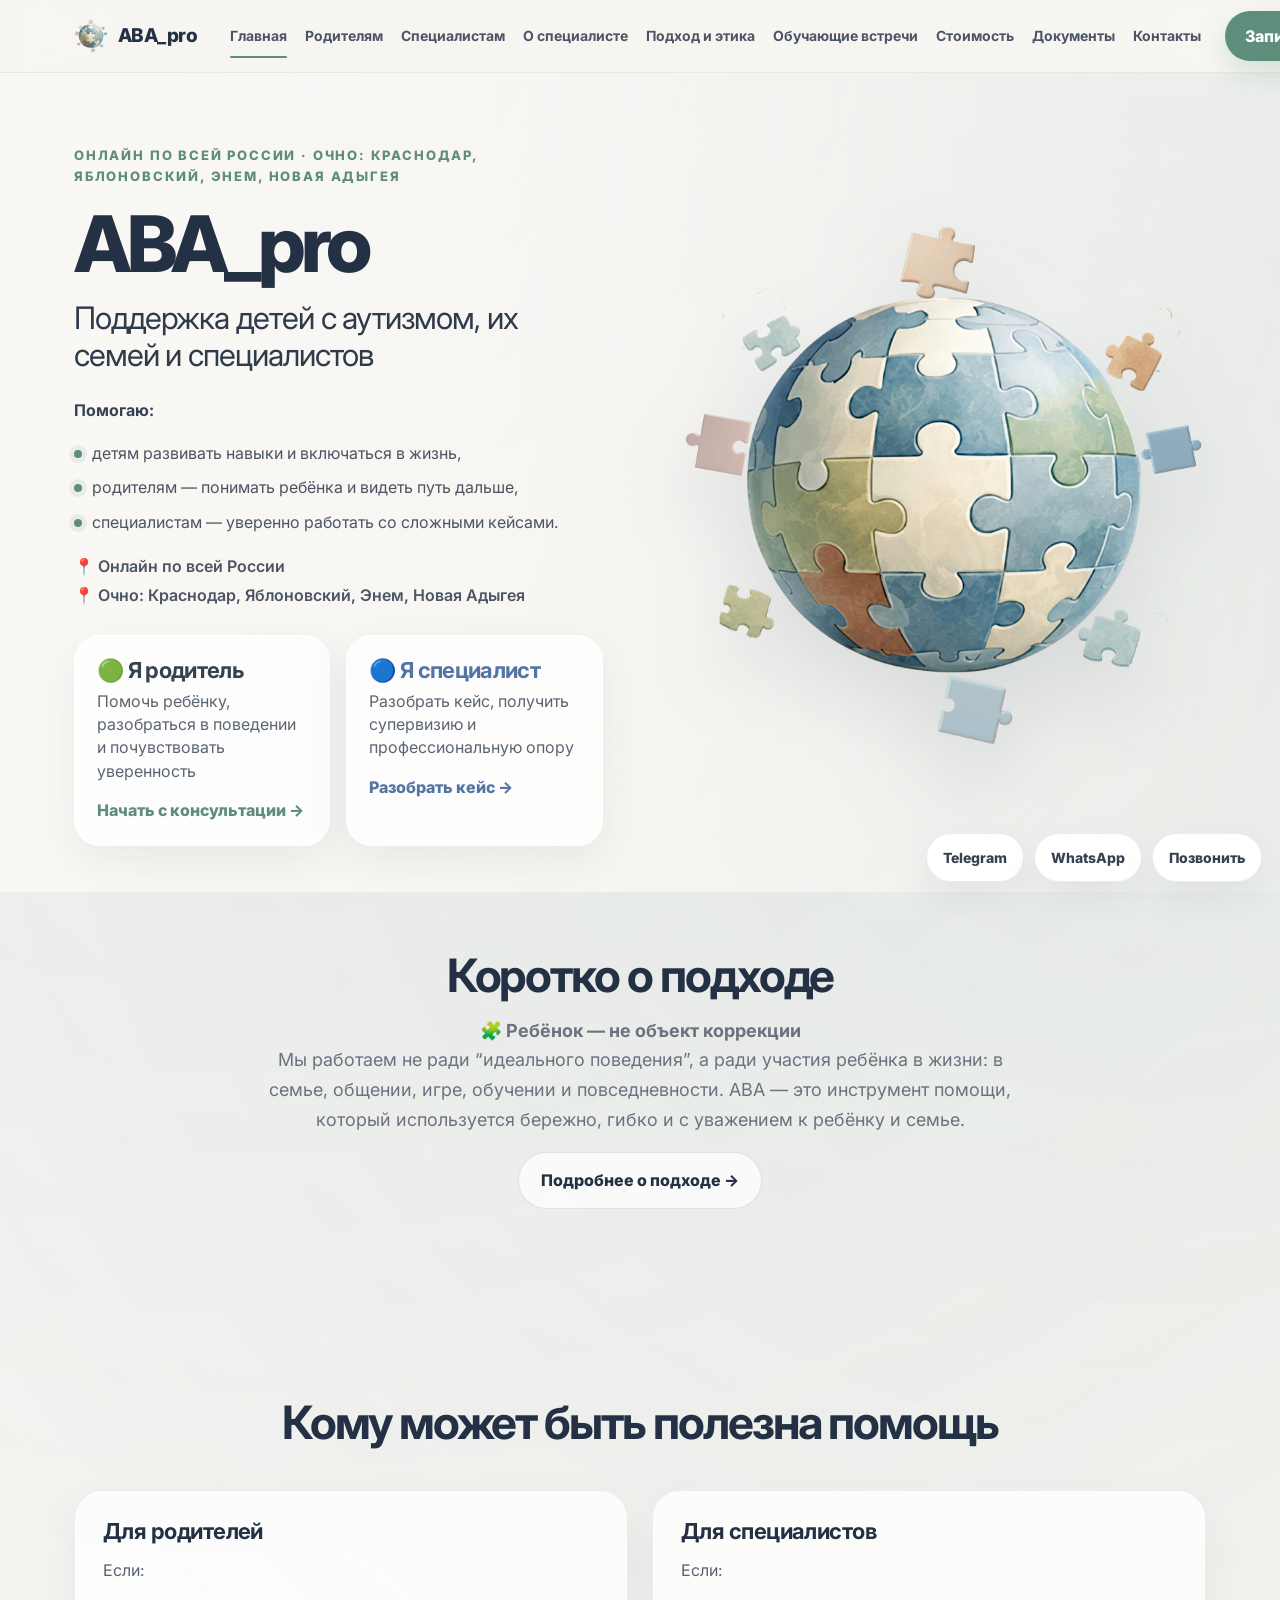
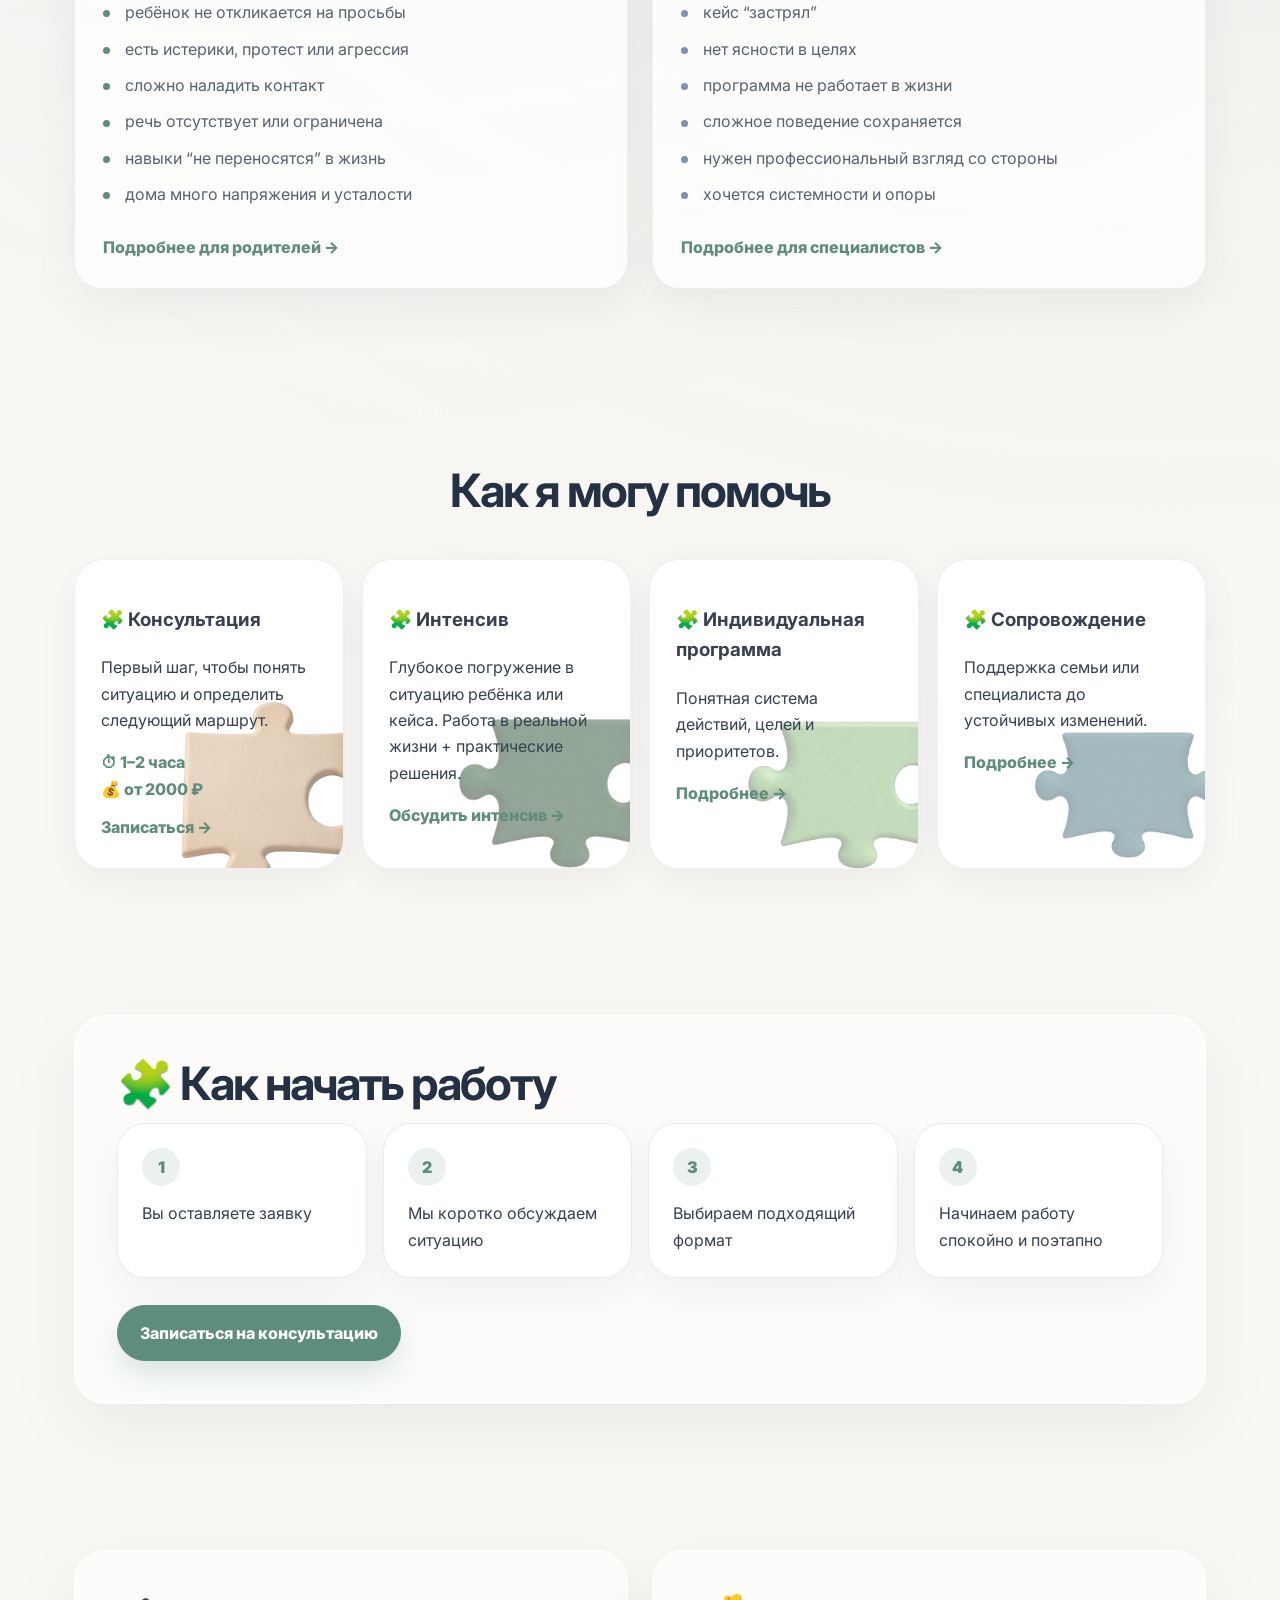
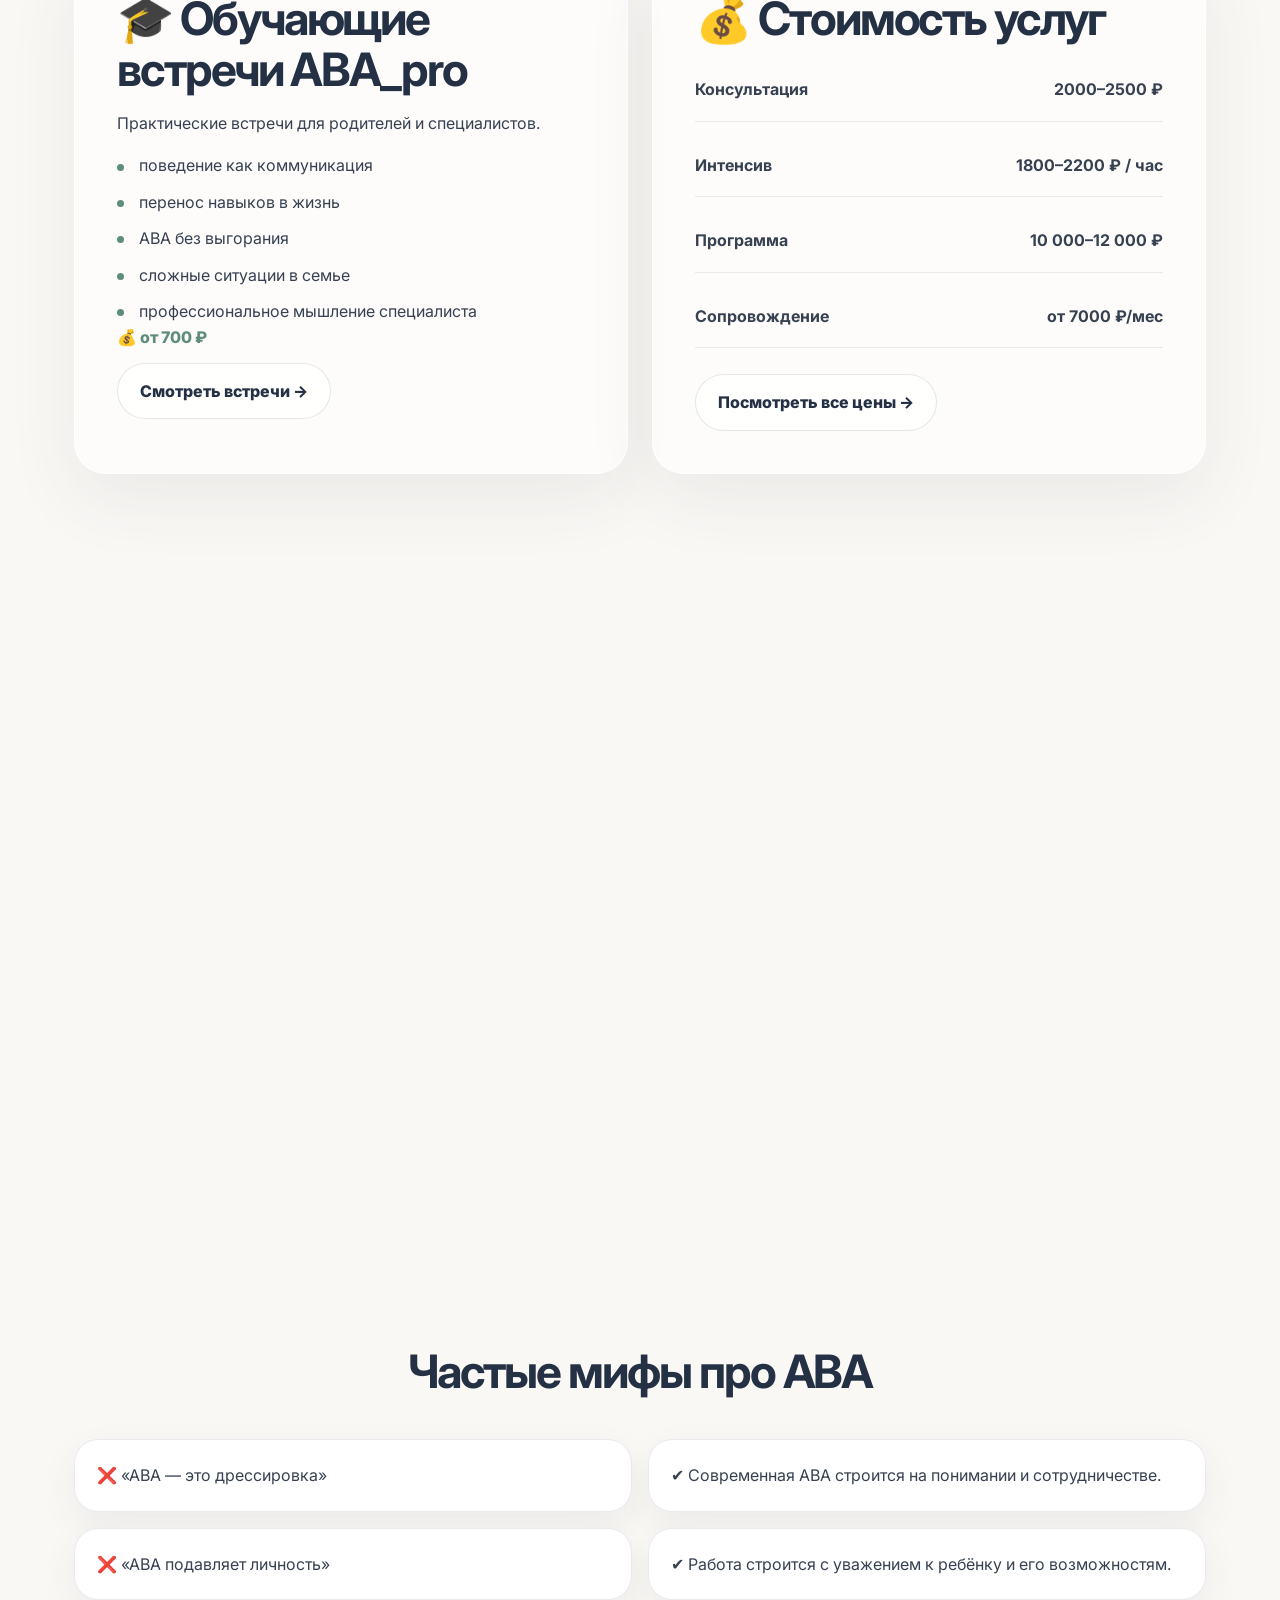
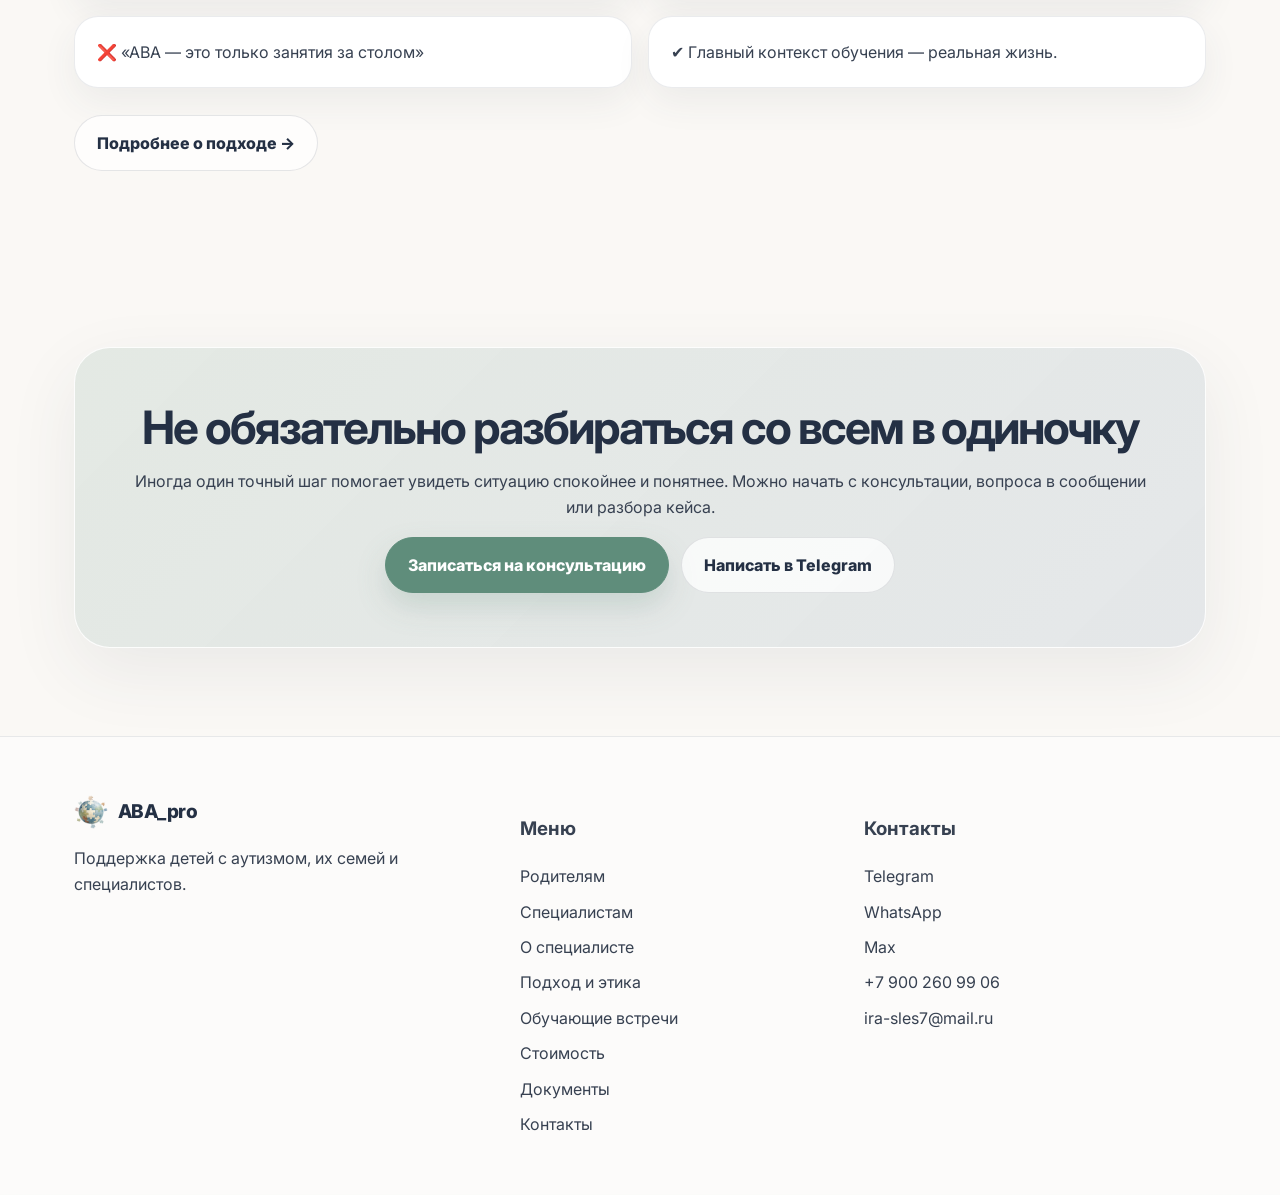
<file: index.html>
<!doctype html><html lang="ru"><head><meta charset="utf-8"><meta name="viewport" content="width=device-width, initial-scale=1"><title>ABA_pro — поддержка детей, семей и специалистов</title><meta name="description" content="ABA_pro: консультации, супервизии, обучение и сопровождение семей и специалистов. Онлайн по России, очно Краснодар и Адыгея."><meta property="og:title" content="ABA_pro"><meta property="og:description" content="Поддержка детей с аутизмом, их семей и специалистов"><meta property="og:image" content="images/logo.png"><link rel="preconnect" href="https://fonts.googleapis.com"><link rel="preconnect" href="https://fonts.gstatic.com" crossorigin><link href="https://fonts.googleapis.com/css2?family=Inter:wght@400;500;600;700;800&family=Manrope:wght@400;500;600;700;800&display=swap" rel="stylesheet"><link rel="stylesheet" href="style.css"><script type="application/ld+json">{"@context":"https://schema.org","@type":"ProfessionalService","name":"ABA_pro","telephone":"+79002609906","email":"ira-sles7@mail.ru","areaServed":"Россия","image":"images/logo.png"}</script></head><body><header class="site-header"><div class="container nav"><a class="brand" href="index.html"><img src="images/logo.png" alt="Логотип ABA_pro"><span>ABA_pro</span></a><nav class="menu" aria-label="Основное меню"><a class="active" href="index.html">Главная</a><a class="" href="parents.html">Родителям</a><a class="" href="specialists.html">Специалистам</a><a class="" href="about.html">О специалисте</a><a class="" href="approach.html">Подход и этика</a><a class="" href="meetings.html">Обучающие встречи</a><a class="" href="prices.html">Стоимость</a><a class="" href="documents.html">Документы</a><a class="" href="contacts.html">Контакты</a></nav><a class="header-cta" href="contacts.html">Записаться</a><button class="burger" aria-label="Открыть меню"><span></span><span></span><span></span></button></div></header><main>
<section class="hero home-hero"><div class="container hero-grid"><div><p class="eyebrow">Онлайн по всей России · Очно: Краснодар, Яблоновский, Энем, Новая Адыгея</p><h1>ABA_pro</h1><p class="lead">Поддержка детей с аутизмом, их семей и специалистов</p><p><b>Помогаю:</b></p><ul class="help-list"><li>детям развивать навыки и включаться в жизнь,</li><li>родителям — понимать ребёнка и видеть путь дальше,</li><li>специалистам — уверенно работать со сложными кейсами.</li></ul><div class="locations"><span>📍 Онлайн по всей России</span><span>📍 Очно: Краснодар, Яблоновский, Энем, Новая Адыгея</span></div><div class="choice-cards"><a class="choice-card" href="parents.html"><h3>🟢 Я родитель</h3><p>Помочь ребёнку, разобраться в поведении и почувствовать уверенность</p><span class="link">Начать с консультации →</span></a><a class="choice-card blue" href="specialists.html"><h3>🔵 Я специалист</h3><p>Разобрать кейс, получить супервизию и профессиональную опору</p><span class="link">Разобрать кейс →</span></a></div></div><div class="hero-visual" aria-hidden="true"><div class="globe-wrap"><img class="globe" src="images/logo.png" alt=""></div></div></div></section>
<section class="section tight"><div class="container"><div class="section-head"><h2>Коротко о подходе</h2><p><b>🧩 Ребёнок — не объект коррекции</b><br>Мы работаем не ради “идеального поведения”, а ради участия ребёнка в жизни: в семье, общении, игре, обучении и повседневности. ABA — это инструмент помощи, который используется бережно, гибко и с уважением к ребёнку и семье.</p><a class="btn btn-secondary" href="approach.html">Подробнее о подходе →</a></div></div></section>
<section class="section"><div class="container"><div class="section-head"><h2>Кому может быть полезна помощь</h2></div><div class="grid-2"><div class="card"><h3>Для родителей</h3><p>Если:</p><ul class="list"><li>ребёнок не откликается на просьбы</li><li>есть истерики, протест или агрессия</li><li>сложно наладить контакт</li><li>речь отсутствует или ограничена</li><li>навыки “не переносятся” в жизнь</li><li>дома много напряжения и усталости</li></ul><br><a class="link" href="parents.html">Подробнее для родителей →</a></div><div class="card"><h3>Для специалистов</h3><p>Если:</p><ul class="list blue-list"><li>кейс “застрял”</li><li>нет ясности в целях</li><li>программа не работает в жизни</li><li>сложное поведение сохраняется</li><li>нужен профессиональный взгляд со стороны</li><li>хочется системности и опоры</li></ul><br><a class="link" href="specialists.html">Подробнее для специалистов →</a></div></div></div></section>
<section class="section"><div class="container"><div class="section-head"><h2>Как я могу помочь</h2></div><div class="puzzle-grid"><div class="puzzle-card"><h3>🧩 Консультация</h3><p>Первый шаг, чтобы понять ситуацию и определить следующий маршрут.</p><p class="meta">⏱ 1–2 часа<br>💰 от 2000 ₽</p><a class="link" href="contacts.html">Записаться →</a><img src="images/1. 4 пазла - беж.png" alt=""></div><div class="puzzle-card"><h3>🧩 Интенсив</h3><p>Глубокое погружение в ситуацию ребёнка или кейса. Работа в реальной жизни + практические решения.</p><a class="link" href="contacts.html">Обсудить интенсив →</a><img src="images/2. 4 пазла - темн зел.png" alt=""></div><div class="puzzle-card"><h3>🧩 Индивидуальная программа</h3><p>Понятная система действий, целей и приоритетов.</p><a class="link" href="prices.html">Подробнее →</a><img src="images/3. 4 пазала - свет зел.png" alt=""></div><div class="puzzle-card"><h3>🧩 Сопровождение</h3><p>Поддержка семьи или специалиста до устойчивых изменений.</p><a class="link" href="prices.html">Подробнее →</a><img src="images/4. 4 пазла - голубой.png" alt=""></div></div></div></section>
<section class="section tight"><div class="container"><div class="soft-panel"><h2>🧩 Как начать работу</h2><div class="steps"><div class="step">Вы оставляете заявку</div><div class="step">Мы коротко обсуждаем ситуацию</div><div class="step">Выбираем подходящий формат</div><div class="step">Начинаем работу спокойно и поэтапно</div></div><br><a class="btn btn-primary" href="contacts.html">Записаться на консультацию</a></div></div></section>
<section class="section"><div class="container"><div class="grid-2"><div class="soft-panel"><h2>🎓 Обучающие встречи ABA_pro</h2><p>Практические встречи для родителей и специалистов.</p><ul class="list"><li>поведение как коммуникация</li><li>перенос навыков в жизнь</li><li>ABA без выгорания</li><li>сложные ситуации в семье</li><li>профессиональное мышление специалиста</li></ul><p class="meta">💰 от 700 ₽</p><a class="btn btn-secondary" href="meetings.html">Смотреть встречи →</a></div><div class="soft-panel"><h2>💰 Стоимость услуг</h2><div class="price-list"><div class="price-row"><span>Консультация</span><span>2000–2500 ₽</span></div><div class="price-row"><span>Интенсив</span><span>1800–2200 ₽ / час</span></div><div class="price-row"><span>Программа</span><span>10 000–12 000 ₽</span></div><div class="price-row"><span>Сопровождение</span><span>от 7000 ₽/мес</span></div></div><br><a class="btn btn-secondary" href="prices.html">Посмотреть все цены →</a></div></div></div></section>
<section class="section"><div class="container profile"><div class="profile-img"><img src="images/portrait.webp" loading="lazy" alt="Ирина Слесь — специалист по ABA"></div><div><h2>Коротко о специалисте</h2><h3>Ирина Слесь — специалист по ABA</h3><p>30+ лет педагогического опыта<br>10 лет практики в Applied Behavior Analysis</p><p>Помогаю детям не просто осваивать навыки, а использовать их в реальной жизни.</p><ul class="list"><li>с семьями</li><li>со специалистами</li><li>со сложным поведением</li><li>с коммуникацией и самостоятельностью</li><li>с системной организацией помощи</li></ul><br><a class="btn btn-secondary" href="about.html">Подробнее обо мне →</a></div></div></section>
<section class="section"><div class="container"><div class="section-head"><h2>Частые мифы про ABA</h2></div><div class="myths"><div class="myth"><div>❌ «ABA — это дрессировка»</div><div>✔ Современная ABA строится на понимании и сотрудничестве.</div></div><div class="myth"><div>❌ «ABA подавляет личность»</div><div>✔ Работа строится с уважением к ребёнку и его возможностям.</div></div><div class="myth"><div>❌ «ABA — это только занятия за столом»</div><div>✔ Главный контекст обучения — реальная жизнь.</div></div></div><br><a class="btn btn-secondary" href="approach.html">Подробнее о подходе →</a></div></section>
<section class="section"><div class="container"><div class="final-cta"><h2>Не обязательно разбираться со всем в одиночку</h2><p>Иногда один точный шаг помогает увидеть ситуацию спокойнее и понятнее. Можно начать с консультации, вопроса в сообщении или разбора кейса.</p><div class="btn-row" style="justify-content:center"><a class="btn btn-primary" href="contacts.html">Записаться на консультацию</a><a class="btn btn-secondary" href="https://t.me/">Написать в Telegram</a></div></div></div></section>
</main><footer class="site-footer"><div class="container footer-grid"><div><a class="brand" href="index.html"><img src="images/logo.png" alt="Логотип ABA_pro"><span>ABA_pro</span></a><p>Поддержка детей с аутизмом, их семей и специалистов.</p></div><div><h3>Меню</h3><div class="footer-menu"><a href="parents.html">Родителям</a><a href="specialists.html">Специалистам</a><a href="about.html">О специалисте</a><a href="approach.html">Подход и этика</a><a href="meetings.html">Обучающие встречи</a><a href="prices.html">Стоимость</a><a href="documents.html">Документы</a><a href="contacts.html">Контакты</a></div></div><div><h3>Контакты</h3><div class="footer-contacts"><a href="https://t.me/" target="_blank" rel="noopener">Telegram</a><a href="https://wa.me/79002609906" target="_blank" rel="noopener">WhatsApp</a><span>Max</span><a href="tel:+79002609906">+7 900 260 99 06</a><a href="mailto:ira-sles7@mail.ru">ira-sles7@mail.ru</a></div></div></div></footer><div class="floating"><a class="float-btn" href="https://t.me/" target="_blank" rel="noopener">Telegram</a><a class="float-btn" href="https://wa.me/79002609906" target="_blank" rel="noopener">WhatsApp</a><a class="float-btn" href="tel:+79002609906">Позвонить</a></div><script src="script.js"></script></body></html>
</file>
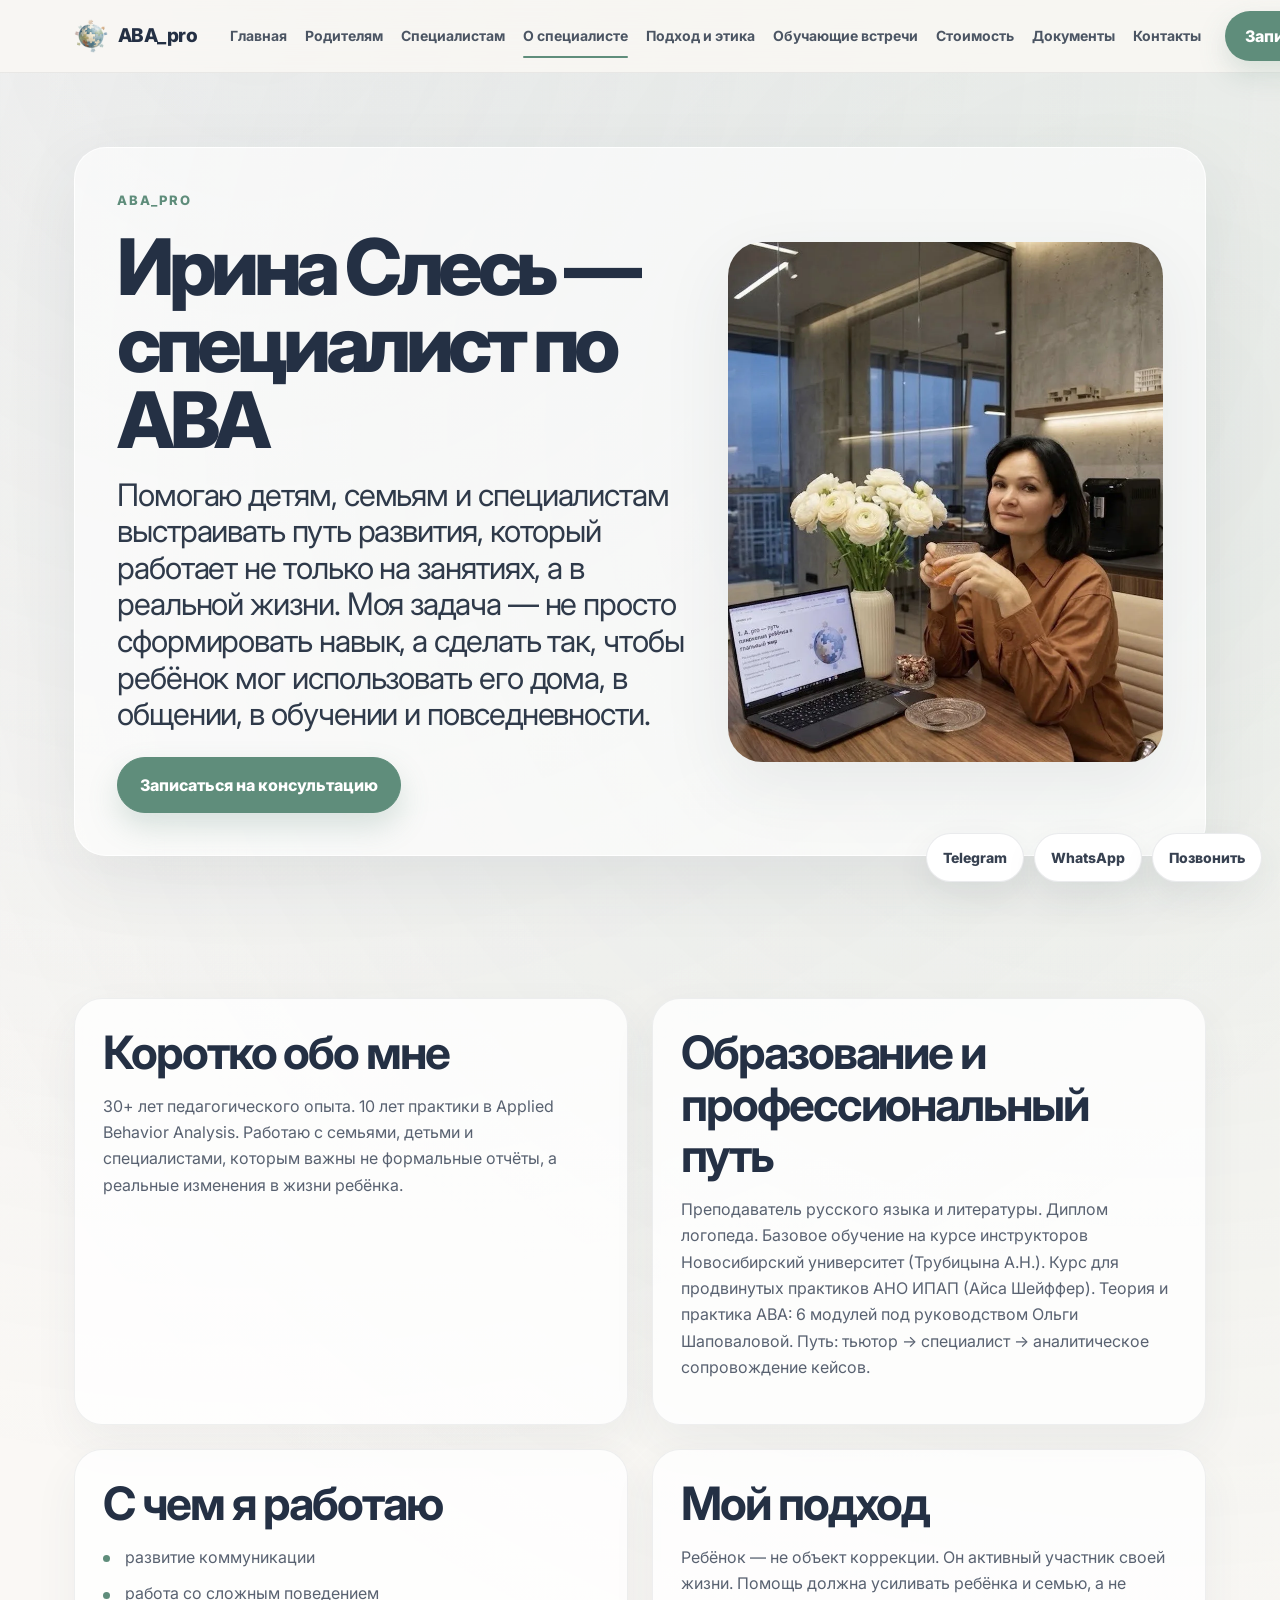
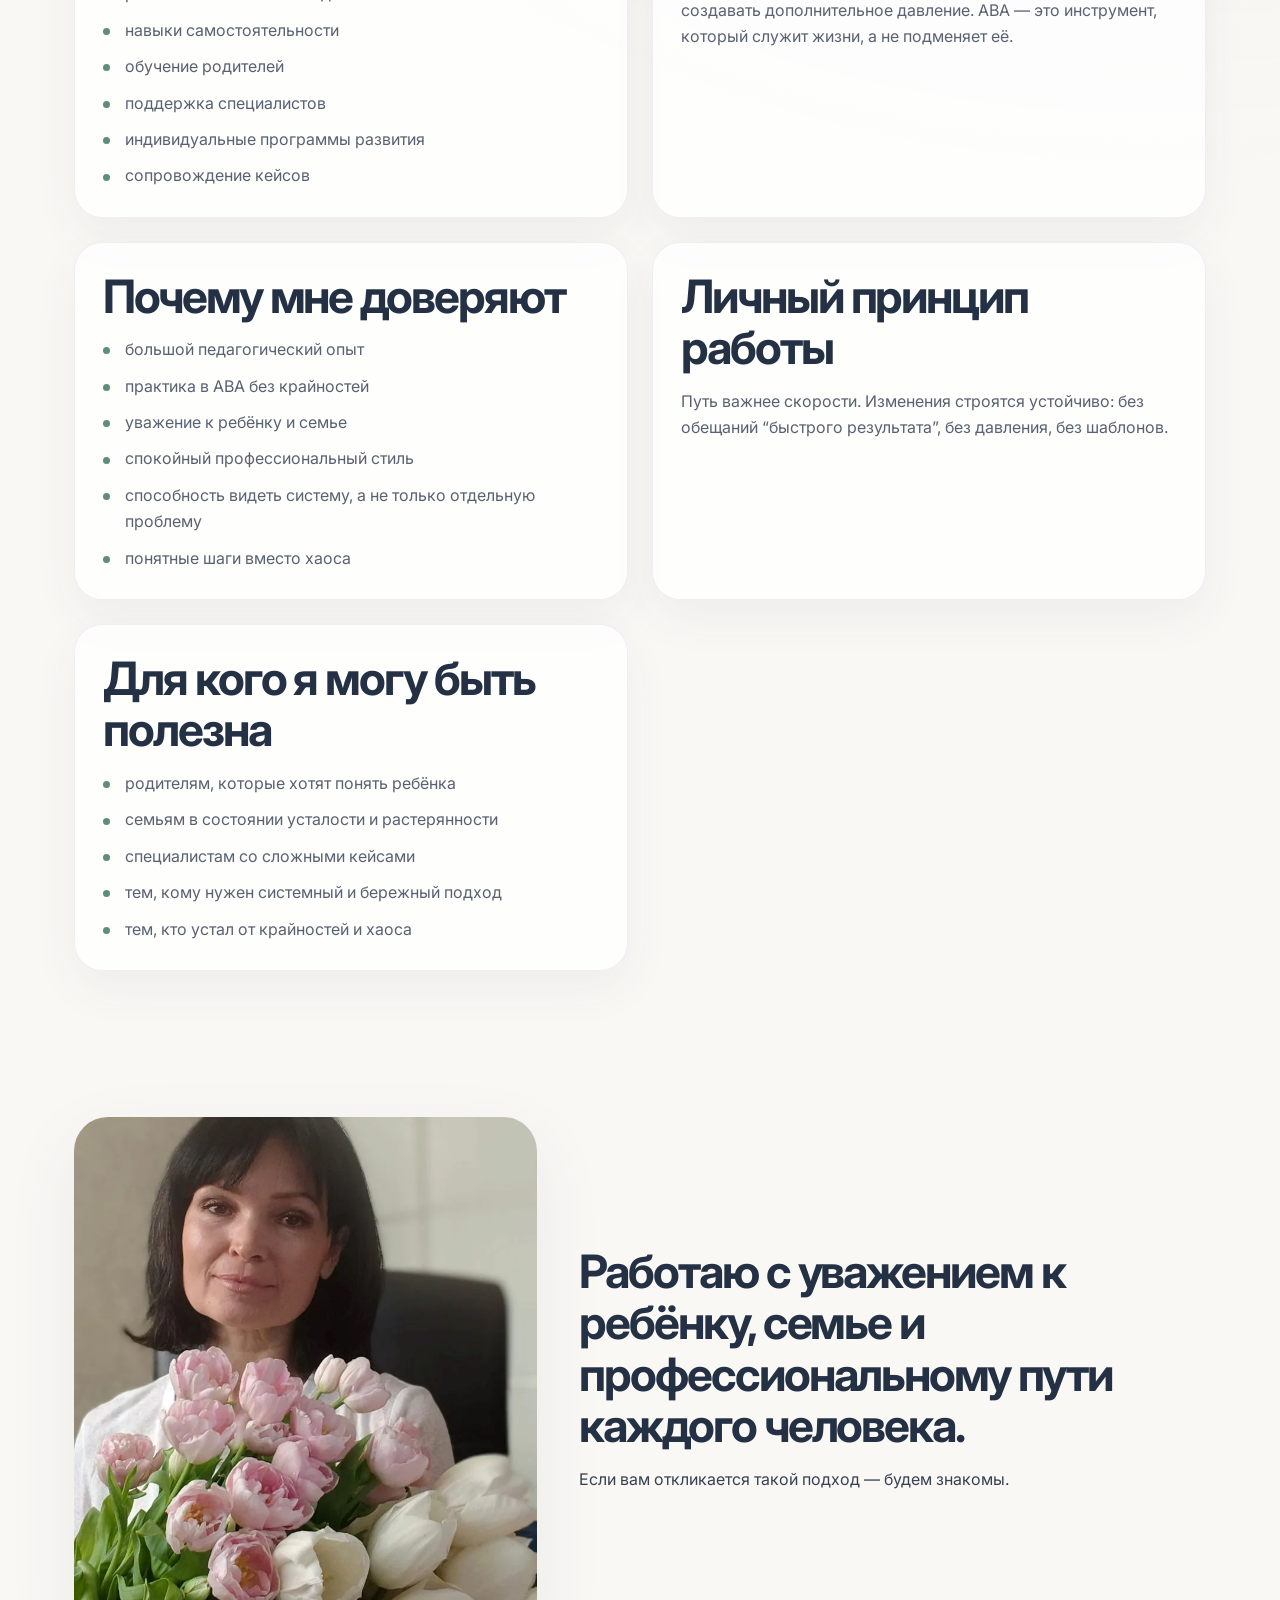
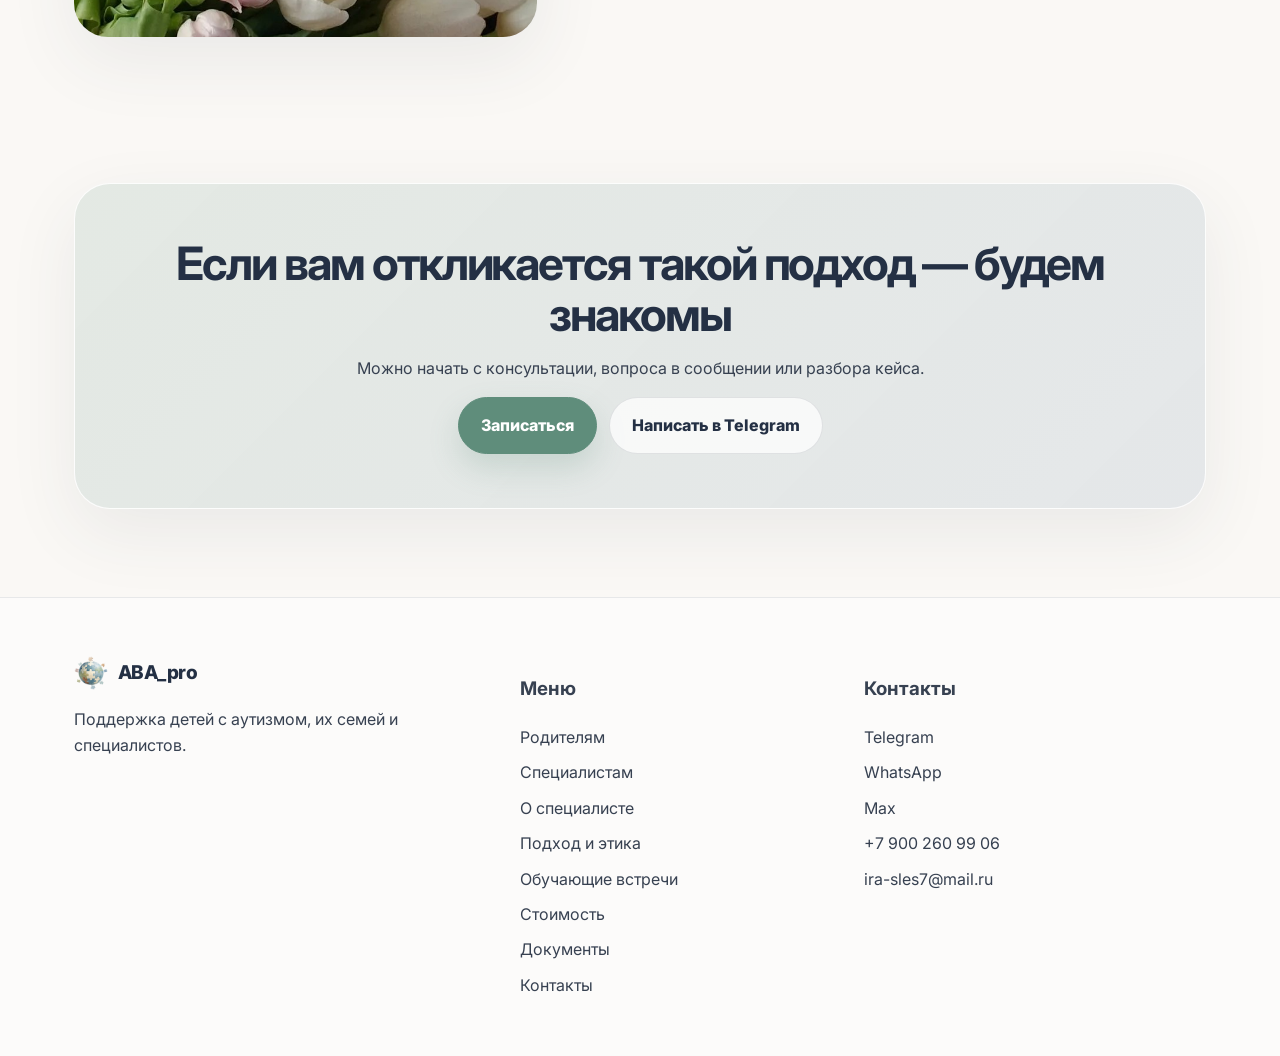
<file: about.html>
<!doctype html><html lang="ru"><head><meta charset="utf-8"><meta name="viewport" content="width=device-width, initial-scale=1"><title>ABA_pro — поддержка детей, семей и специалистов</title><meta name="description" content="ABA_pro: консультации, супервизии, обучение и сопровождение семей и специалистов. Онлайн по России, очно Краснодар и Адыгея."><meta property="og:title" content="ABA_pro"><meta property="og:description" content="Поддержка детей с аутизмом, их семей и специалистов"><meta property="og:image" content="images/logo.png"><link rel="preconnect" href="https://fonts.googleapis.com"><link rel="preconnect" href="https://fonts.gstatic.com" crossorigin><link href="https://fonts.googleapis.com/css2?family=Inter:wght@400;500;600;700;800&family=Manrope:wght@400;500;600;700;800&display=swap" rel="stylesheet"><link rel="stylesheet" href="style.css"><script type="application/ld+json">{"@context":"https://schema.org","@type":"ProfessionalService","name":"ABA_pro","telephone":"+79002609906","email":"ira-sles7@mail.ru","areaServed":"Россия","image":"images/logo.png"}</script></head><body><header class="site-header"><div class="container nav"><a class="brand" href="index.html"><img src="images/logo.png" alt="Логотип ABA_pro"><span>ABA_pro</span></a><nav class="menu" aria-label="Основное меню"><a class="" href="index.html">Главная</a><a class="" href="parents.html">Родителям</a><a class="" href="specialists.html">Специалистам</a><a class="active" href="about.html">О специалисте</a><a class="" href="approach.html">Подход и этика</a><a class="" href="meetings.html">Обучающие встречи</a><a class="" href="prices.html">Стоимость</a><a class="" href="documents.html">Документы</a><a class="" href="contacts.html">Контакты</a></nav><a class="header-cta" href="contacts.html">Записаться</a><button class="burger" aria-label="Открыть меню"><span></span><span></span><span></span></button></div></header><main><section class="page-hero"><div class="container"><div class="soft-panel"><div><p class="eyebrow">ABA_pro</p><h1>Ирина Слесь — специалист по ABA</h1><p class="lead">Помогаю детям, семьям и специалистам выстраивать путь развития, который работает не только на занятиях, а в реальной жизни. Моя задача — не просто сформировать навык, а сделать так, чтобы ребёнок мог использовать его дома, в общении, в обучении и повседневности.</p><a class="btn btn-primary" href="contacts.html">Записаться на консультацию</a></div><div class="profile-img"><img src="images/portrait.webp" alt="Ирина Слесь — специалист по ABA"></div></div></div></section><section class="section"><div class="container"><div class="grid-2"><div class="card"><h2>Коротко обо мне</h2><p>30+ лет педагогического опыта. 10 лет практики в Applied Behavior Analysis. Работаю с семьями, детьми и специалистами, которым важны не формальные отчёты, а реальные изменения в жизни ребёнка.</p></div><div class="card"><h2>Образование и профессиональный путь</h2><p>Преподаватель русского языка и литературы. Диплом логопеда. Базовое обучение на курсе инструкторов Новосибирский университет (Трубицына А.Н.). Курс для продвинутых практиков АНО ИПАП (Айса Шейффер). Теория и практика ABA: 6 модулей под руководством Ольги Шаповаловой. Путь: тьютор → специалист → аналитическое сопровождение кейсов.</p></div><div class="card"><h2>С чем я работаю</h2><ul class="list"><li>развитие коммуникации</li><li>работа со сложным поведением</li><li>навыки самостоятельности</li><li>обучение родителей</li><li>поддержка специалистов</li><li>индивидуальные программы развития</li><li>сопровождение кейсов</li></ul></div><div class="card"><h2>Мой подход</h2><p>Ребёнок — не объект коррекции. Он активный участник своей жизни. Помощь должна усиливать ребёнка и семью, а не создавать дополнительное давление. ABA — это инструмент, который служит жизни, а не подменяет её.</p></div><div class="card"><h2>Почему мне доверяют</h2><ul class="list"><li>большой педагогический опыт</li><li>практика в ABA без крайностей</li><li>уважение к ребёнку и семье</li><li>спокойный профессиональный стиль</li><li>способность видеть систему, а не только отдельную проблему</li><li>понятные шаги вместо хаоса</li></ul></div><div class="card"><h2>Личный принцип работы</h2><p>Путь важнее скорости. Изменения строятся устойчиво: без обещаний “быстрого результата”, без давления, без шаблонов.</p></div><div class="card"><h2>Для кого я могу быть полезна</h2><ul class="list"><li>родителям, которые хотят понять ребёнка</li><li>семьям в состоянии усталости и растерянности</li><li>специалистам со сложными кейсами</li><li>тем, кому нужен системный и бережный подход</li><li>тем, кто устал от крайностей и хаоса</li></ul></div></div></div></section><section class="section tight"><div class="container"><div class="profile"><div class="profile-img"><img src="images/portrait 2.jpeg" loading="lazy" alt="Ирина Слесь"></div><div><h2>Работаю с уважением к ребёнку, семье и профессиональному пути каждого человека.</h2><p>Если вам откликается такой подход — будем знакомы.</p></div></div></div></section><section class="section"><div class="container"><div class="final-cta"><h2>Если вам откликается такой подход — будем знакомы</h2><p>Можно начать с консультации, вопроса в сообщении или разбора кейса.</p><div class="btn-row" style="justify-content:center"><a class="btn btn-primary" href="contacts.html">Записаться</a><a class="btn btn-secondary" href="https://t.me/">Написать в Telegram</a></div></div></div></section></main><footer class="site-footer"><div class="container footer-grid"><div><a class="brand" href="index.html"><img src="images/logo.png" alt="Логотип ABA_pro"><span>ABA_pro</span></a><p>Поддержка детей с аутизмом, их семей и специалистов.</p></div><div><h3>Меню</h3><div class="footer-menu"><a href="parents.html">Родителям</a><a href="specialists.html">Специалистам</a><a href="about.html">О специалисте</a><a href="approach.html">Подход и этика</a><a href="meetings.html">Обучающие встречи</a><a href="prices.html">Стоимость</a><a href="documents.html">Документы</a><a href="contacts.html">Контакты</a></div></div><div><h3>Контакты</h3><div class="footer-contacts"><a href="https://t.me/" target="_blank" rel="noopener">Telegram</a><a href="https://wa.me/79002609906" target="_blank" rel="noopener">WhatsApp</a><span>Max</span><a href="tel:+79002609906">+7 900 260 99 06</a><a href="mailto:ira-sles7@mail.ru">ira-sles7@mail.ru</a></div></div></div></footer><div class="floating"><a class="float-btn" href="https://t.me/" target="_blank" rel="noopener">Telegram</a><a class="float-btn" href="https://wa.me/79002609906" target="_blank" rel="noopener">WhatsApp</a><a class="float-btn" href="tel:+79002609906">Позвонить</a></div><script src="script.js"></script></body></html>
</file>
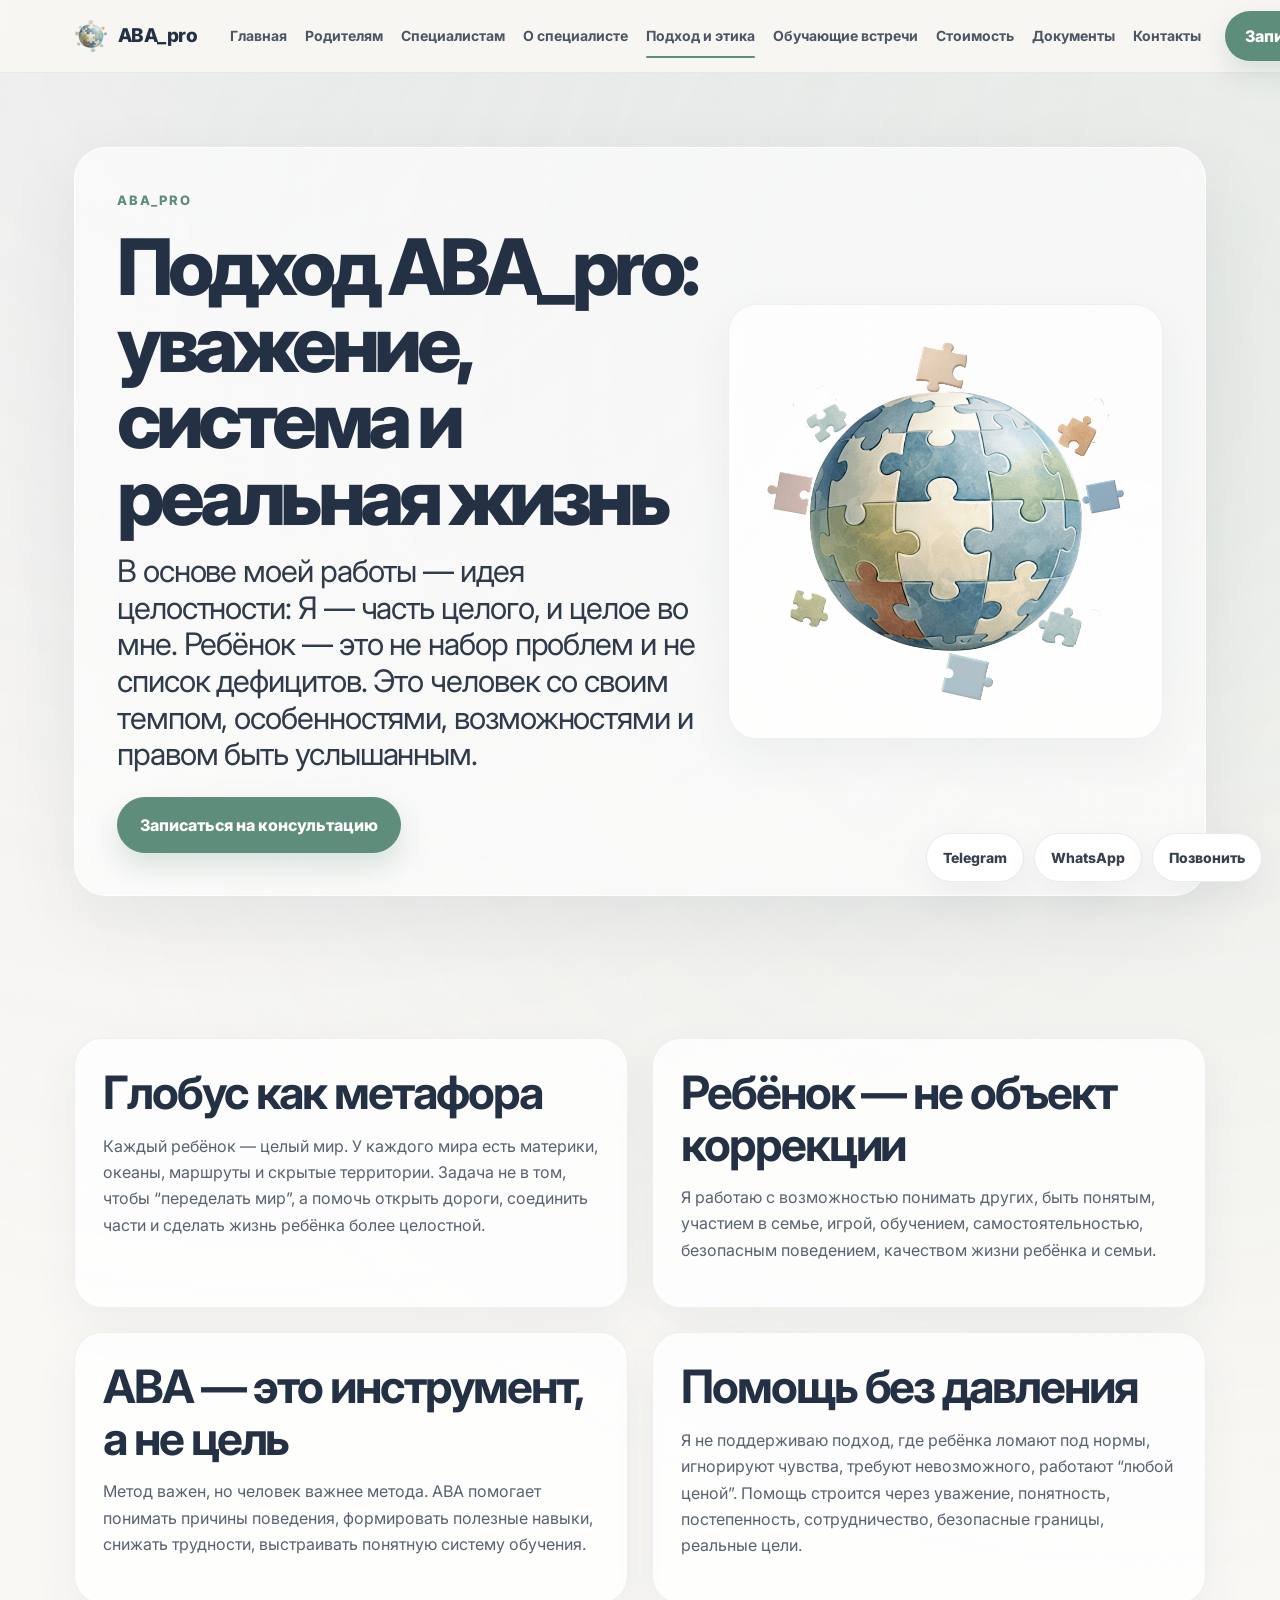
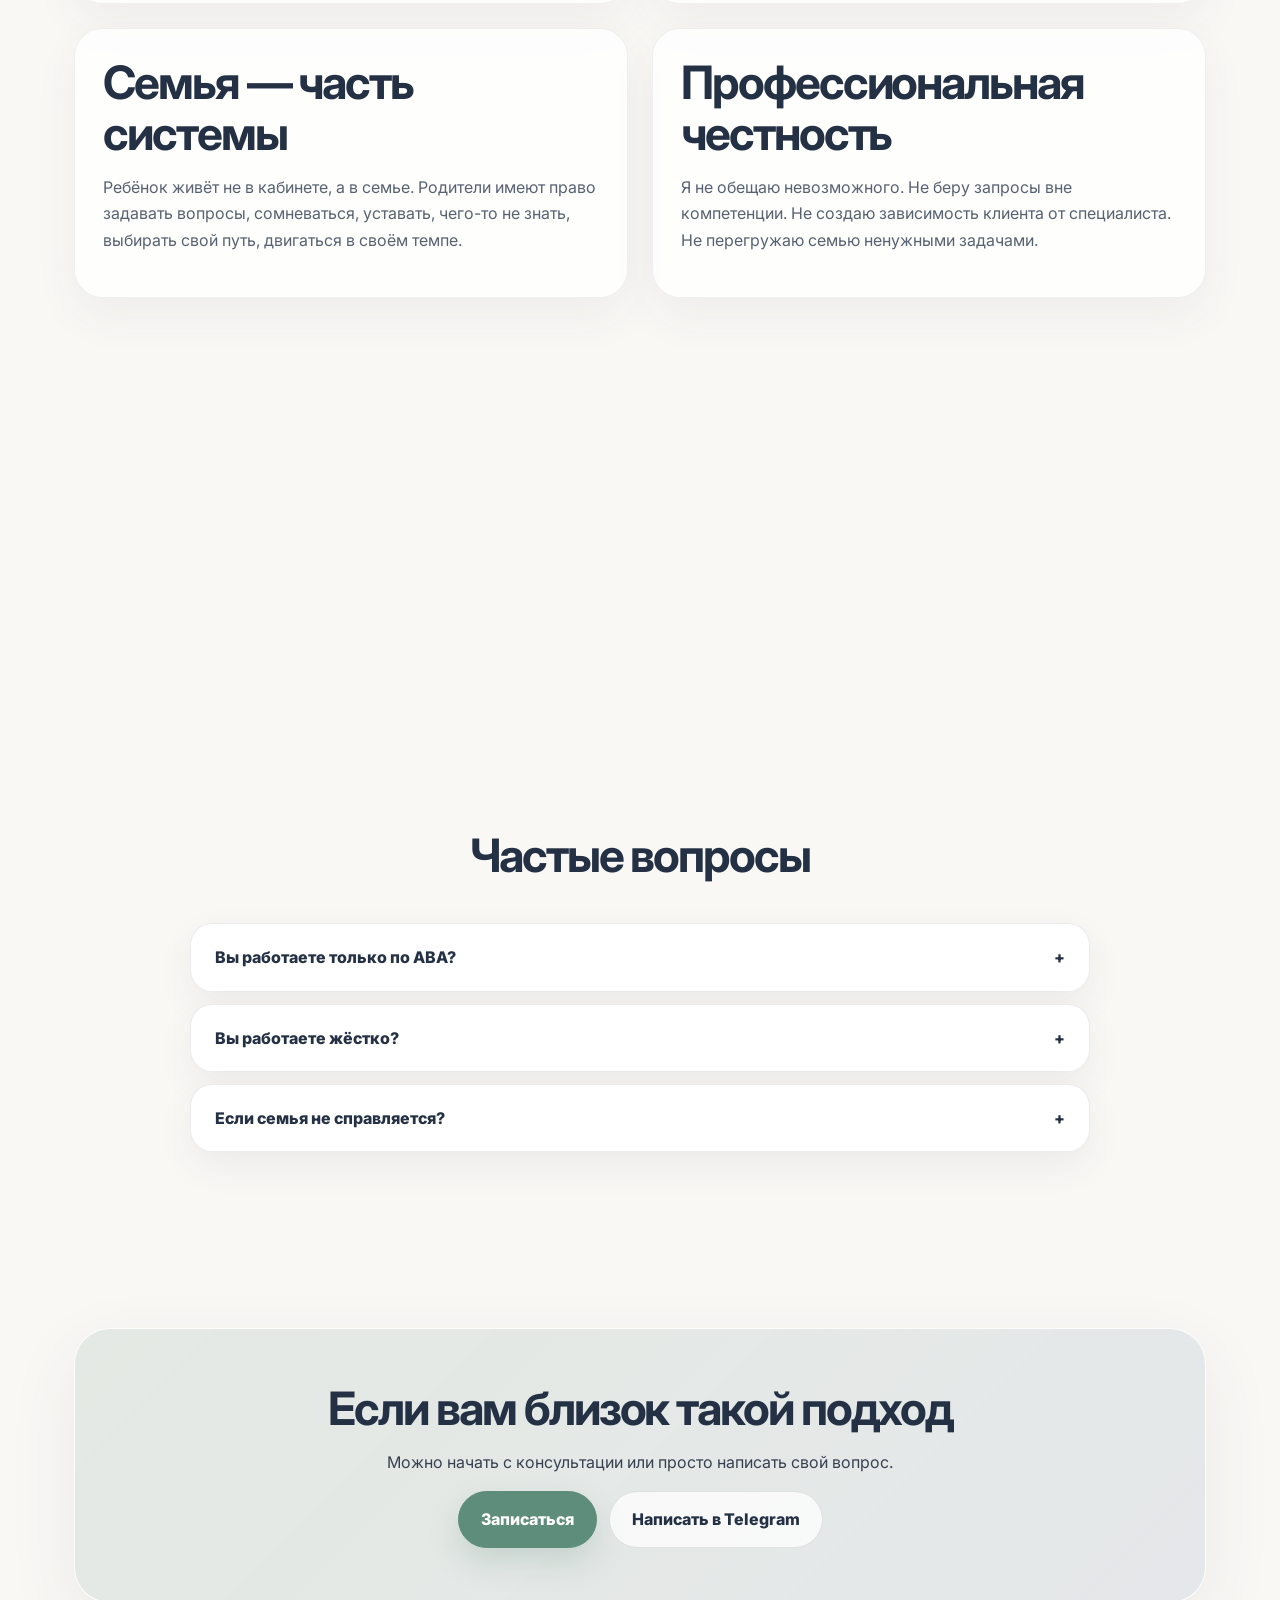
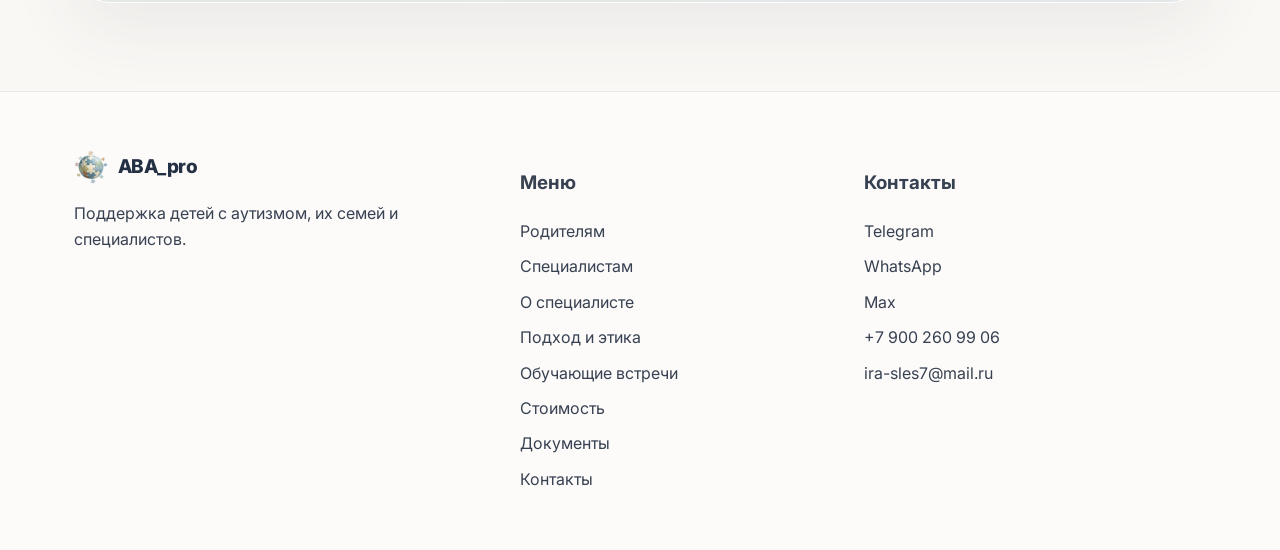
<file: approach.html>
<!doctype html><html lang="ru"><head><meta charset="utf-8"><meta name="viewport" content="width=device-width, initial-scale=1"><title>ABA_pro — поддержка детей, семей и специалистов</title><meta name="description" content="ABA_pro: консультации, супервизии, обучение и сопровождение семей и специалистов. Онлайн по России, очно Краснодар и Адыгея."><meta property="og:title" content="ABA_pro"><meta property="og:description" content="Поддержка детей с аутизмом, их семей и специалистов"><meta property="og:image" content="images/logo.png"><link rel="preconnect" href="https://fonts.googleapis.com"><link rel="preconnect" href="https://fonts.gstatic.com" crossorigin><link href="https://fonts.googleapis.com/css2?family=Inter:wght@400;500;600;700;800&family=Manrope:wght@400;500;600;700;800&display=swap" rel="stylesheet"><link rel="stylesheet" href="style.css"><script type="application/ld+json">{"@context":"https://schema.org","@type":"ProfessionalService","name":"ABA_pro","telephone":"+79002609906","email":"ira-sles7@mail.ru","areaServed":"Россия","image":"images/logo.png"}</script></head><body><header class="site-header"><div class="container nav"><a class="brand" href="index.html"><img src="images/logo.png" alt="Логотип ABA_pro"><span>ABA_pro</span></a><nav class="menu" aria-label="Основное меню"><a class="" href="index.html">Главная</a><a class="" href="parents.html">Родителям</a><a class="" href="specialists.html">Специалистам</a><a class="" href="about.html">О специалисте</a><a class="active" href="approach.html">Подход и этика</a><a class="" href="meetings.html">Обучающие встречи</a><a class="" href="prices.html">Стоимость</a><a class="" href="documents.html">Документы</a><a class="" href="contacts.html">Контакты</a></nav><a class="header-cta" href="contacts.html">Записаться</a><button class="burger" aria-label="Открыть меню"><span></span><span></span><span></span></button></div></header><main><section class="page-hero"><div class="container"><div class="soft-panel"><div><p class="eyebrow">ABA_pro</p><h1>Подход ABA_pro: уважение, система и реальная жизнь</h1><p class="lead">В основе моей работы — идея целостности: Я — часть целого, и целое во мне. Ребёнок — это не набор проблем и не список дефицитов. Это человек со своим темпом, особенностями, возможностями и правом быть услышанным.</p><a class="btn btn-primary" href="contacts.html">Записаться на консультацию</a></div><div class="card"><img src="images/logo.png" alt="ABA_pro"></div></div></div></section><section class="section"><div class="container"><div class="grid-2"><div class="card"><h2>Глобус как метафора</h2><p>Каждый ребёнок — целый мир. У каждого мира есть материки, океаны, маршруты и скрытые территории. Задача не в том, чтобы “переделать мир”, а помочь открыть дороги, соединить части и сделать жизнь ребёнка более целостной.</p></div><div class="card"><h2>Ребёнок — не объект коррекции</h2><p>Я работаю с возможностью понимать других, быть понятым, участием в семье, игрой, обучением, самостоятельностью, безопасным поведением, качеством жизни ребёнка и семьи.</p></div><div class="card"><h2>ABA — это инструмент, а не цель</h2><p>Метод важен, но человек важнее метода. ABA помогает понимать причины поведения, формировать полезные навыки, снижать трудности, выстраивать понятную систему обучения.</p></div><div class="card"><h2>Помощь без давления</h2><p>Я не поддерживаю подход, где ребёнка ломают под нормы, игнорируют чувства, требуют невозможного, работают “любой ценой”. Помощь строится через уважение, понятность, постепенность, сотрудничество, безопасные границы, реальные цели.</p></div><div class="card"><h2>Семья — часть системы</h2><p>Ребёнок живёт не в кабинете, а в семье. Родители имеют право задавать вопросы, сомневаться, уставать, чего-то не знать, выбирать свой путь, двигаться в своём темпе.</p></div><div class="card"><h2>Профессиональная честность</h2><p>Я не обещаю невозможного. Не беру запросы вне компетенции. Не создаю зависимость клиента от специалиста. Не перегружаю семью ненужными задачами.</p></div><div class="card"><h2>Путь важнее скорости</h2><p>Для меня важнее реальные навыки, перенос в жизнь, снижение напряжения семьи, стабильные шаги, долгосрочный результат.</p></div><div class="card"><h2>Что такое ABA_pro</h2><ul class="list"><li>уважение к личности ребёнка</li><li>системное мышление</li><li>профессиональные границы</li><li>бережное сопровождение</li><li>работа в реальной жизни</li><li>честный путь без крайностей</li></ul></div></div></div></section><section class="section"><div class="container"><div class="section-head"><h2>Частые вопросы</h2></div><div class="faq"><div class="faq-item"><button class="faq-q">Вы работаете только по ABA?</button><div class="faq-a">Использую ABA как основу анализа и построения помощи, но всегда ориентируюсь на человека и ситуацию.</div></div><div class="faq-item"><button class="faq-q">Вы работаете жёстко?</button><div class="faq-a">Нет. Работа строится уважительно, спокойно и с опорой на сотрудничество.</div></div><div class="faq-item"><button class="faq-q">Если семья не справляется?</button><div class="faq-a">Тогда ищем реалистичный формат, который можно выдержать, а не идеальный на бумаге.</div></div></div></div></section><section class="section"><div class="container"><div class="final-cta"><h2>Если вам близок такой подход</h2><p>Можно начать с консультации или просто написать свой вопрос.</p><div class="btn-row" style="justify-content:center"><a class="btn btn-primary" href="contacts.html">Записаться</a><a class="btn btn-secondary" href="https://t.me/">Написать в Telegram</a></div></div></div></section></main><footer class="site-footer"><div class="container footer-grid"><div><a class="brand" href="index.html"><img src="images/logo.png" alt="Логотип ABA_pro"><span>ABA_pro</span></a><p>Поддержка детей с аутизмом, их семей и специалистов.</p></div><div><h3>Меню</h3><div class="footer-menu"><a href="parents.html">Родителям</a><a href="specialists.html">Специалистам</a><a href="about.html">О специалисте</a><a href="approach.html">Подход и этика</a><a href="meetings.html">Обучающие встречи</a><a href="prices.html">Стоимость</a><a href="documents.html">Документы</a><a href="contacts.html">Контакты</a></div></div><div><h3>Контакты</h3><div class="footer-contacts"><a href="https://t.me/" target="_blank" rel="noopener">Telegram</a><a href="https://wa.me/79002609906" target="_blank" rel="noopener">WhatsApp</a><span>Max</span><a href="tel:+79002609906">+7 900 260 99 06</a><a href="mailto:ira-sles7@mail.ru">ira-sles7@mail.ru</a></div></div></div></footer><div class="floating"><a class="float-btn" href="https://t.me/" target="_blank" rel="noopener">Telegram</a><a class="float-btn" href="https://wa.me/79002609906" target="_blank" rel="noopener">WhatsApp</a><a class="float-btn" href="tel:+79002609906">Позвонить</a></div><script src="script.js"></script></body></html>
</file>
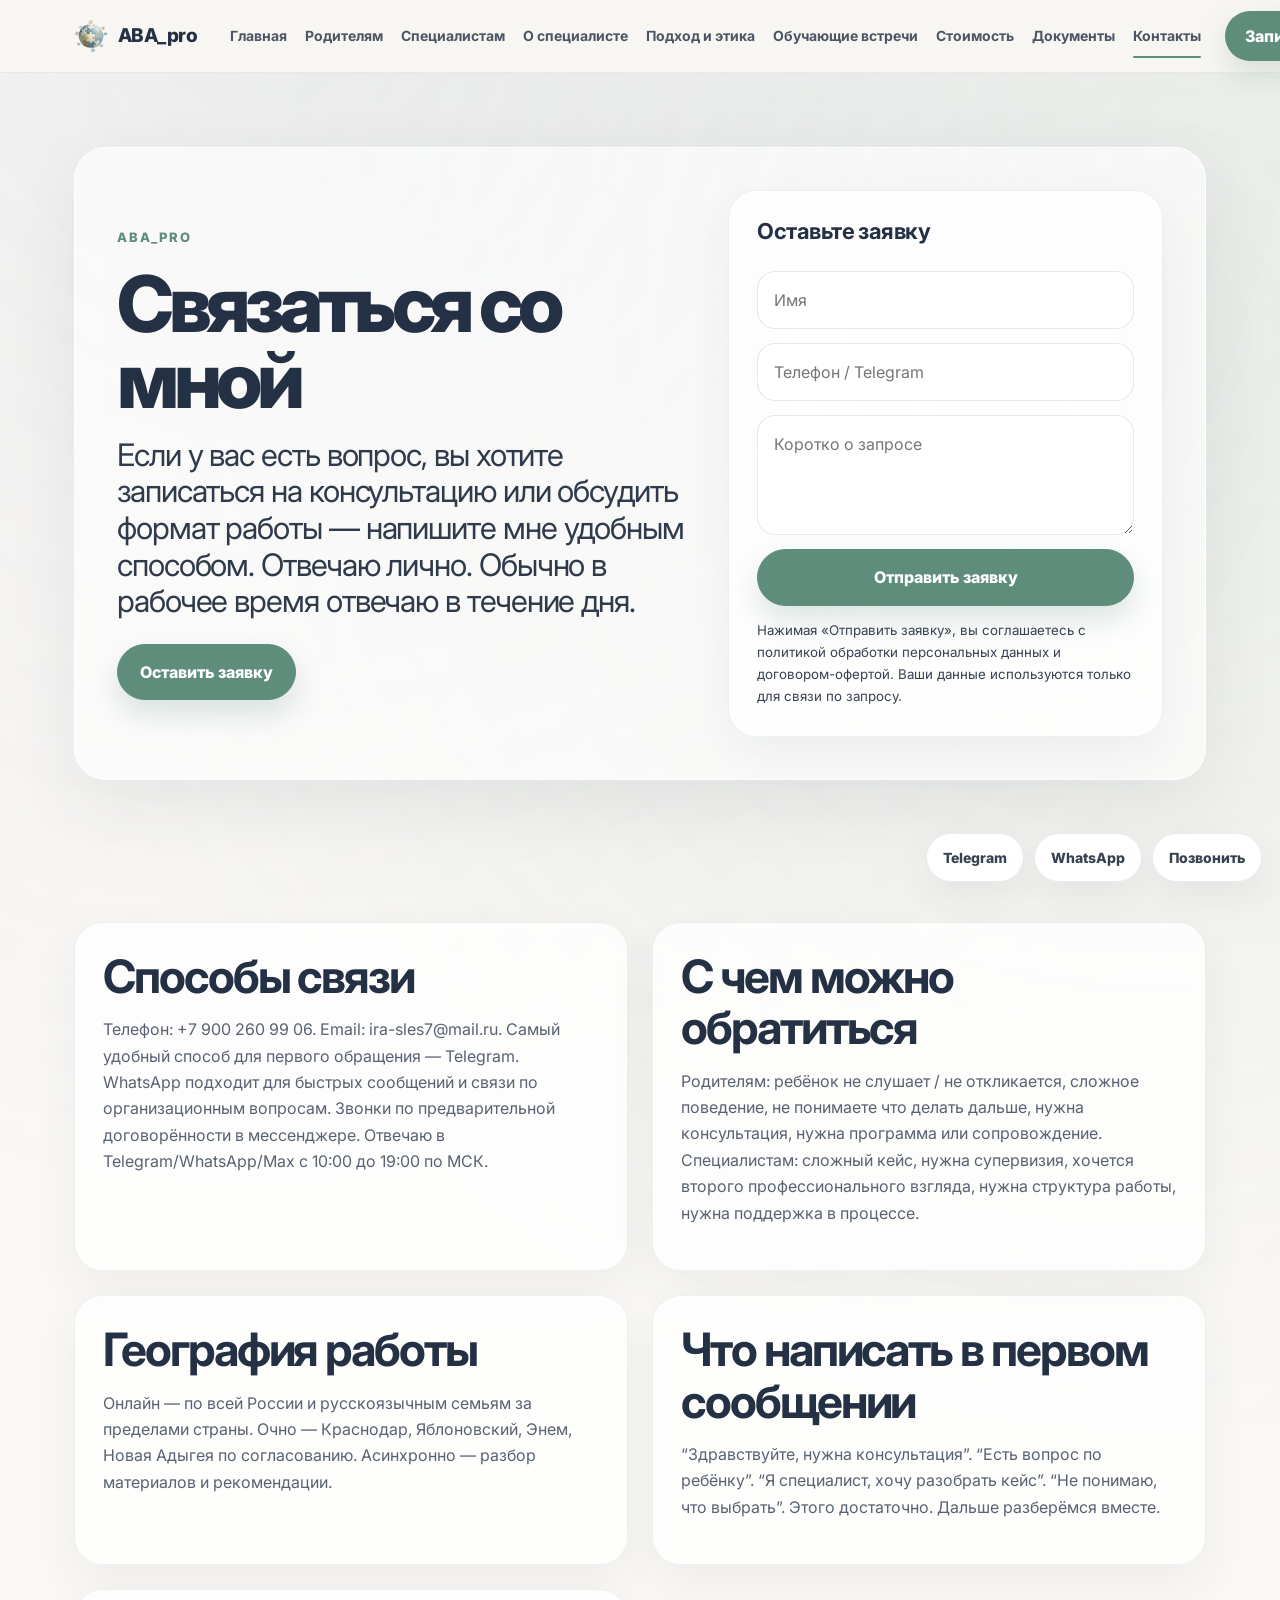
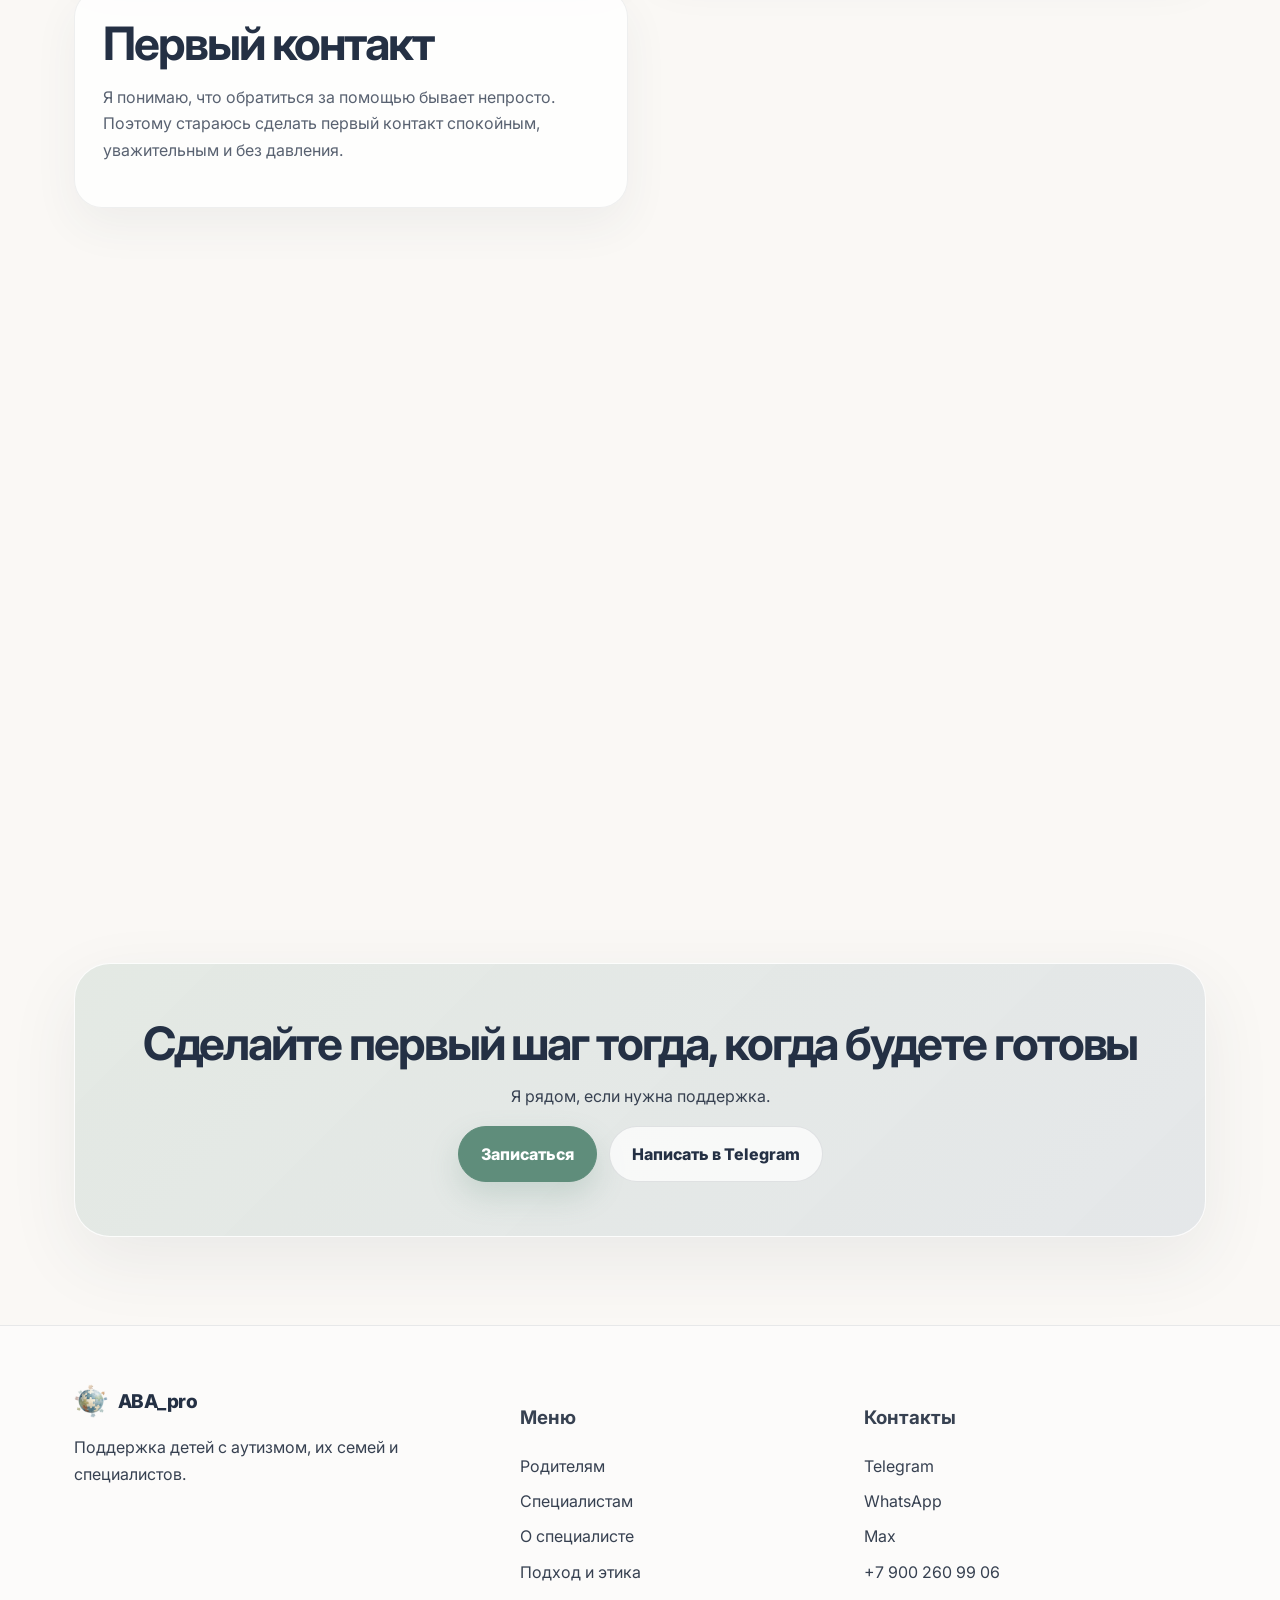
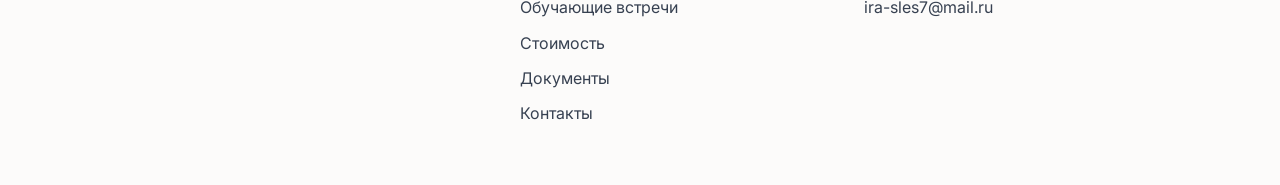
<file: contacts.html>
<!doctype html><html lang="ru"><head><meta charset="utf-8"><meta name="viewport" content="width=device-width, initial-scale=1"><title>ABA_pro — поддержка детей, семей и специалистов</title><meta name="description" content="ABA_pro: консультации, супервизии, обучение и сопровождение семей и специалистов. Онлайн по России, очно Краснодар и Адыгея."><meta property="og:title" content="ABA_pro"><meta property="og:description" content="Поддержка детей с аутизмом, их семей и специалистов"><meta property="og:image" content="images/logo.png"><link rel="preconnect" href="https://fonts.googleapis.com"><link rel="preconnect" href="https://fonts.gstatic.com" crossorigin><link href="https://fonts.googleapis.com/css2?family=Inter:wght@400;500;600;700;800&family=Manrope:wght@400;500;600;700;800&display=swap" rel="stylesheet"><link rel="stylesheet" href="style.css"><script type="application/ld+json">{"@context":"https://schema.org","@type":"ProfessionalService","name":"ABA_pro","telephone":"+79002609906","email":"ira-sles7@mail.ru","areaServed":"Россия","image":"images/logo.png"}</script></head><body><header class="site-header"><div class="container nav"><a class="brand" href="index.html"><img src="images/logo.png" alt="Логотип ABA_pro"><span>ABA_pro</span></a><nav class="menu" aria-label="Основное меню"><a class="" href="index.html">Главная</a><a class="" href="parents.html">Родителям</a><a class="" href="specialists.html">Специалистам</a><a class="" href="about.html">О специалисте</a><a class="" href="approach.html">Подход и этика</a><a class="" href="meetings.html">Обучающие встречи</a><a class="" href="prices.html">Стоимость</a><a class="" href="documents.html">Документы</a><a class="active" href="contacts.html">Контакты</a></nav><a class="header-cta" href="contacts.html">Записаться</a><button class="burger" aria-label="Открыть меню"><span></span><span></span><span></span></button></div></header><main><section class="page-hero"><div class="container"><div class="soft-panel"><div><p class="eyebrow">ABA_pro</p><h1>Связаться со мной</h1><p class="lead">Если у вас есть вопрос, вы хотите записаться на консультацию или обсудить формат работы — напишите мне удобным способом. Отвечаю лично. Обычно в рабочее время отвечаю в течение дня.</p><a class="btn btn-primary" href="contacts.html">Оставить заявку</a></div><form class="card form"><h3>Оставьте заявку</h3><input class="field" placeholder="Имя"><input class="field" placeholder="Телефон / Telegram"><textarea class="field" placeholder="Коротко о запросе"></textarea><button class="btn btn-primary" type="button">Отправить заявку</button><small>Нажимая «Отправить заявку», вы соглашаетесь с политикой обработки персональных данных и договором-офертой. Ваши данные используются только для связи по запросу.</small></form></div></div></section><section class="section"><div class="container"><div class="grid-2"><div class="card"><h2>Способы связи</h2><p>Телефон: +7 900 260 99 06. Email: ira-sles7@mail.ru. Самый удобный способ для первого обращения — Telegram. WhatsApp подходит для быстрых сообщений и связи по организационным вопросам. Звонки по предварительной договорённости в мессенджере. Отвечаю в Telegram/WhatsApp/Max с 10:00 до 19:00 по МСК.</p></div><div class="card"><h2>С чем можно обратиться</h2><p>Родителям: ребёнок не слушает / не откликается, сложное поведение, не понимаете что делать дальше, нужна консультация, нужна программа или сопровождение. Специалистам: сложный кейс, нужна супервизия, хочется второго профессионального взгляда, нужна структура работы, нужна поддержка в процессе.</p></div><div class="card"><h2>География работы</h2><p>Онлайн — по всей России и русскоязычным семьям за пределами страны. Очно — Краснодар, Яблоновский, Энем, Новая Адыгея по согласованию. Асинхронно — разбор материалов и рекомендации.</p></div><div class="card"><h2>Что написать в первом сообщении</h2><p>“Здравствуйте, нужна консультация”. “Есть вопрос по ребёнку”. “Я специалист, хочу разобрать кейс”. “Не понимаю, что выбрать”. Этого достаточно. Дальше разберёмся вместе.</p></div><div class="card"><h2>Первый контакт</h2><p>Я понимаю, что обратиться за помощью бывает непросто. Поэтому стараюсь сделать первый контакт спокойным, уважительным и без давления.</p></div></div></div></section><section class="section"><div class="container"><div class="section-head"><h2>Частые вопросы</h2></div><div class="faq"><div class="faq-item"><button class="faq-q">Можно написать без обязательств?</button><div class="faq-a">Да. Первое сообщение ни к чему вас не обязывает.</div></div><div class="faq-item"><button class="faq-q">Если я не знаю, какой формат нужен?</button><div class="faq-a">Это нормально. Помогу определить.</div></div><div class="faq-item"><button class="faq-q">Можно ли сначала задать вопрос?</button><div class="faq-a">Да.</div></div><div class="faq-item"><button class="faq-q">Работаете ли вы онлайн?</button><div class="faq-a">Да, большинство запросов можно решать онлайн.</div></div></div></div></section><section class="section"><div class="container"><div class="final-cta"><h2>Сделайте первый шаг тогда, когда будете готовы</h2><p>Я рядом, если нужна поддержка.</p><div class="btn-row" style="justify-content:center"><a class="btn btn-primary" href="contacts.html">Записаться</a><a class="btn btn-secondary" href="https://t.me/">Написать в Telegram</a></div></div></div></section></main><footer class="site-footer"><div class="container footer-grid"><div><a class="brand" href="index.html"><img src="images/logo.png" alt="Логотип ABA_pro"><span>ABA_pro</span></a><p>Поддержка детей с аутизмом, их семей и специалистов.</p></div><div><h3>Меню</h3><div class="footer-menu"><a href="parents.html">Родителям</a><a href="specialists.html">Специалистам</a><a href="about.html">О специалисте</a><a href="approach.html">Подход и этика</a><a href="meetings.html">Обучающие встречи</a><a href="prices.html">Стоимость</a><a href="documents.html">Документы</a><a href="contacts.html">Контакты</a></div></div><div><h3>Контакты</h3><div class="footer-contacts"><a href="https://t.me/" target="_blank" rel="noopener">Telegram</a><a href="https://wa.me/79002609906" target="_blank" rel="noopener">WhatsApp</a><span>Max</span><a href="tel:+79002609906">+7 900 260 99 06</a><a href="mailto:ira-sles7@mail.ru">ira-sles7@mail.ru</a></div></div></div></footer><div class="floating"><a class="float-btn" href="https://t.me/" target="_blank" rel="noopener">Telegram</a><a class="float-btn" href="https://wa.me/79002609906" target="_blank" rel="noopener">WhatsApp</a><a class="float-btn" href="tel:+79002609906">Позвонить</a></div><script src="script.js"></script></body></html>
</file>
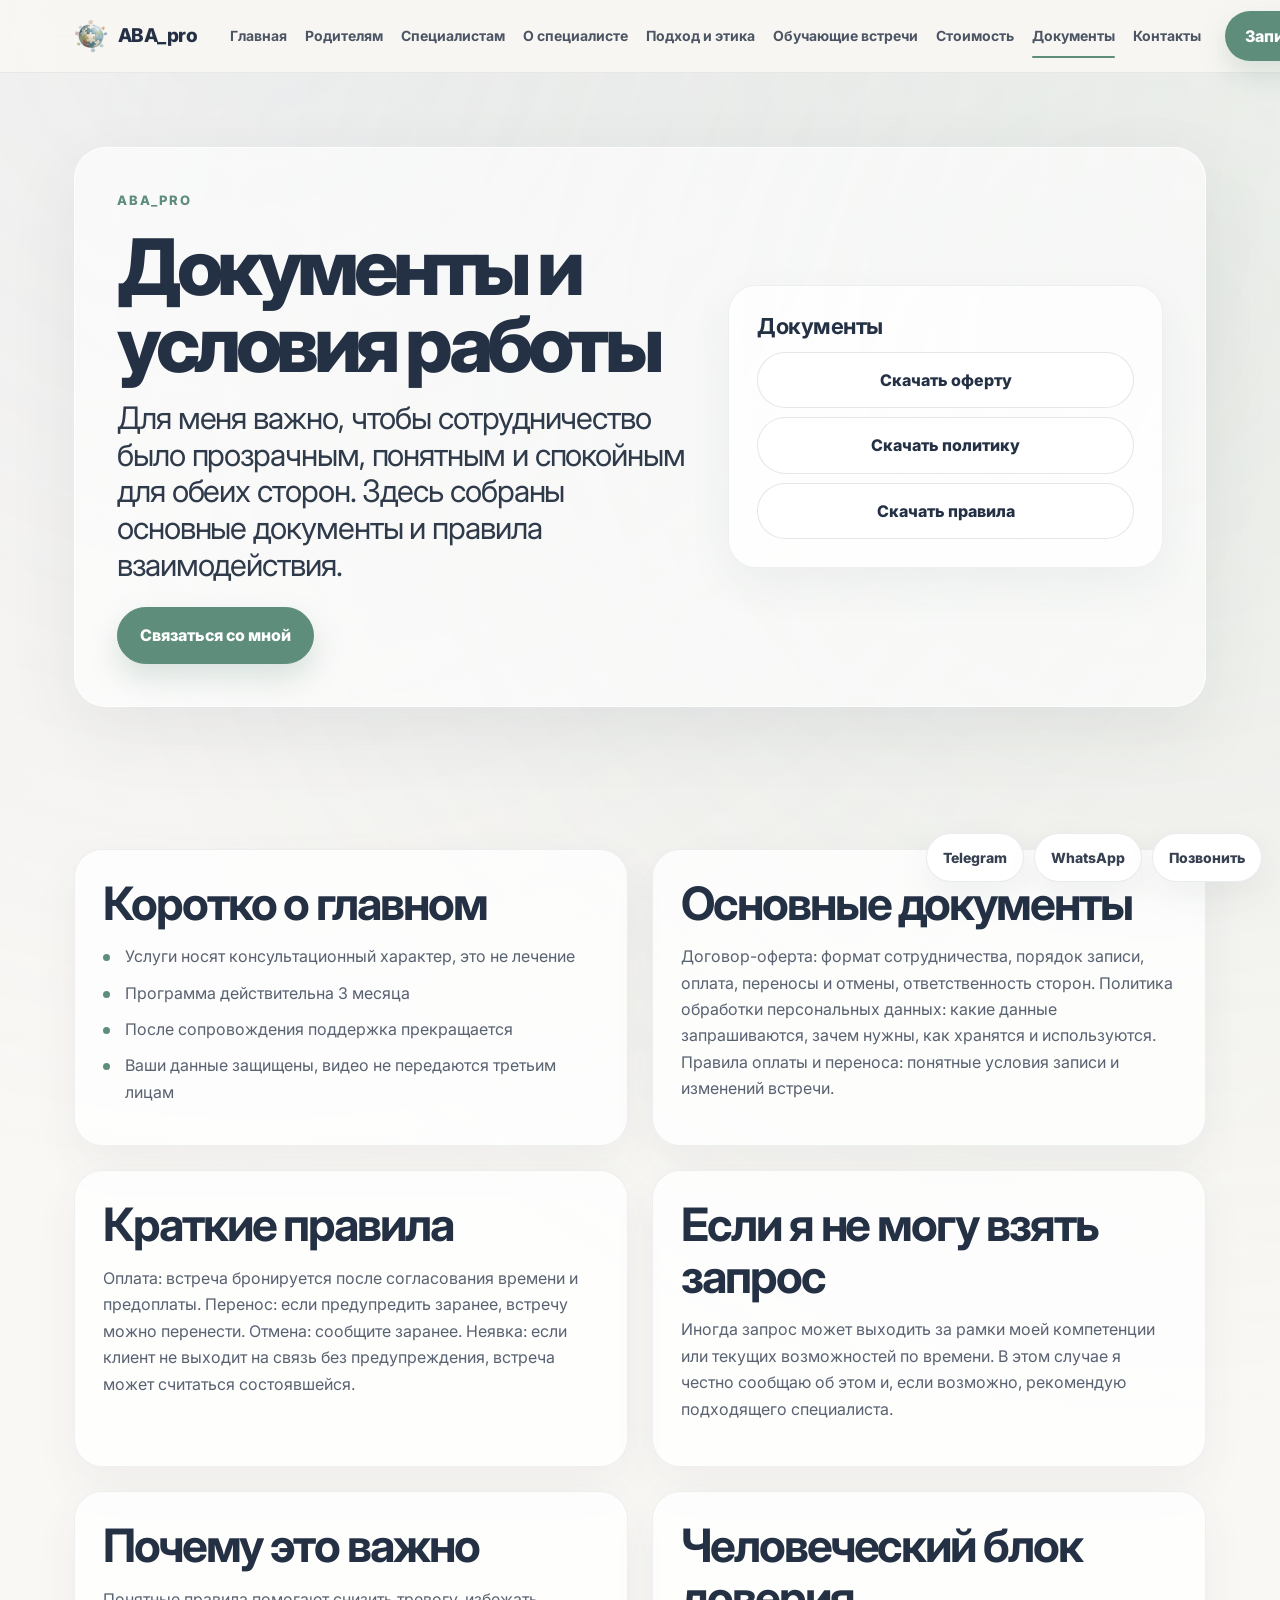
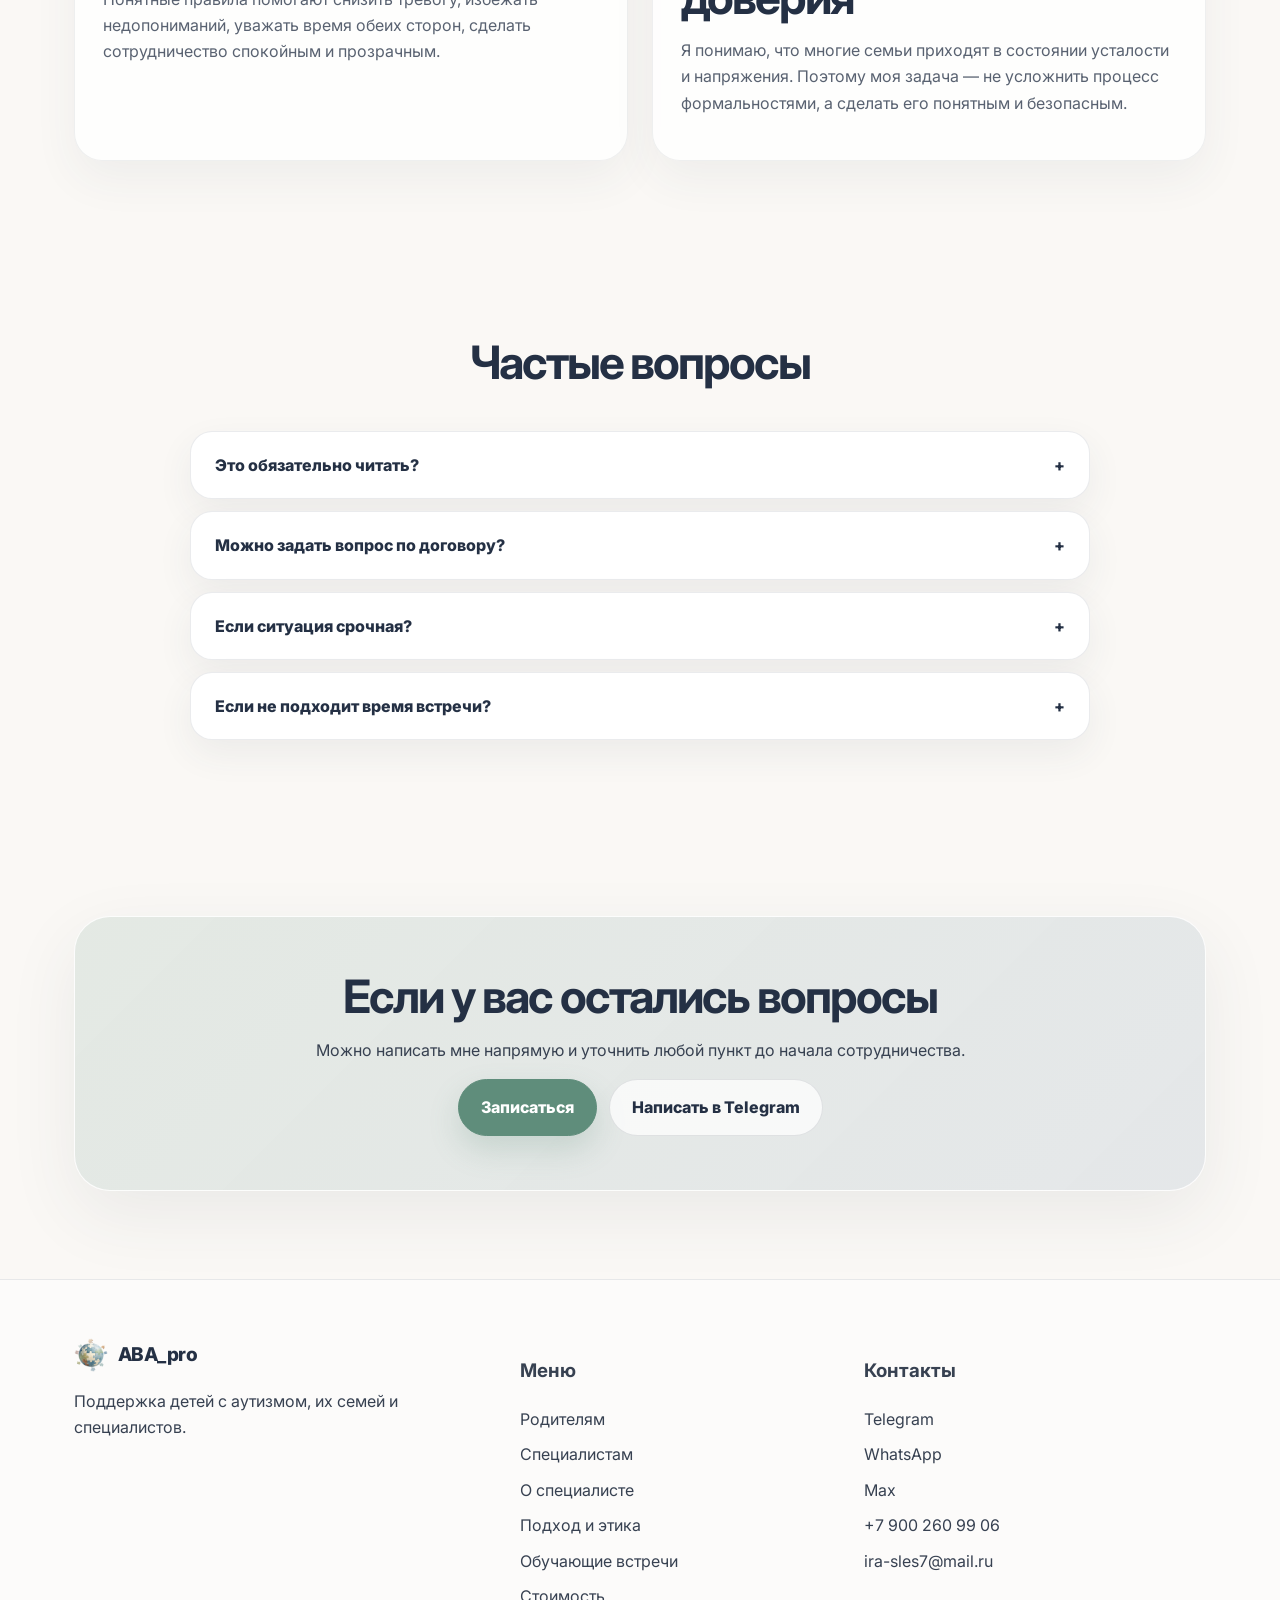
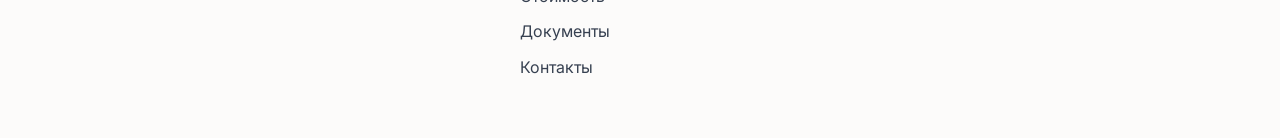
<file: documents.html>
<!doctype html><html lang="ru"><head><meta charset="utf-8"><meta name="viewport" content="width=device-width, initial-scale=1"><title>ABA_pro — поддержка детей, семей и специалистов</title><meta name="description" content="ABA_pro: консультации, супервизии, обучение и сопровождение семей и специалистов. Онлайн по России, очно Краснодар и Адыгея."><meta property="og:title" content="ABA_pro"><meta property="og:description" content="Поддержка детей с аутизмом, их семей и специалистов"><meta property="og:image" content="images/logo.png"><link rel="preconnect" href="https://fonts.googleapis.com"><link rel="preconnect" href="https://fonts.gstatic.com" crossorigin><link href="https://fonts.googleapis.com/css2?family=Inter:wght@400;500;600;700;800&family=Manrope:wght@400;500;600;700;800&display=swap" rel="stylesheet"><link rel="stylesheet" href="style.css"><script type="application/ld+json">{"@context":"https://schema.org","@type":"ProfessionalService","name":"ABA_pro","telephone":"+79002609906","email":"ira-sles7@mail.ru","areaServed":"Россия","image":"images/logo.png"}</script></head><body><header class="site-header"><div class="container nav"><a class="brand" href="index.html"><img src="images/logo.png" alt="Логотип ABA_pro"><span>ABA_pro</span></a><nav class="menu" aria-label="Основное меню"><a class="" href="index.html">Главная</a><a class="" href="parents.html">Родителям</a><a class="" href="specialists.html">Специалистам</a><a class="" href="about.html">О специалисте</a><a class="" href="approach.html">Подход и этика</a><a class="" href="meetings.html">Обучающие встречи</a><a class="" href="prices.html">Стоимость</a><a class="active" href="documents.html">Документы</a><a class="" href="contacts.html">Контакты</a></nav><a class="header-cta" href="contacts.html">Записаться</a><button class="burger" aria-label="Открыть меню"><span></span><span></span><span></span></button></div></header><main><section class="page-hero"><div class="container"><div class="soft-panel"><div><p class="eyebrow">ABA_pro</p><h1>Документы и условия работы</h1><p class="lead">Для меня важно, чтобы сотрудничество было прозрачным, понятным и спокойным для обеих сторон. Здесь собраны основные документы и правила взаимодействия.</p><a class="btn btn-primary" href="contacts.html">Связаться со мной</a></div><div class="card"><h3>Документы</h3><div class="footer-menu"><a class="btn btn-secondary" href="files/offer.pdf">Скачать оферту</a><a class="btn btn-secondary" href="files/privacy.pdf">Скачать политику</a><a class="btn btn-secondary" href="files/rules.pdf">Скачать правила</a></div></div></div></div></section><section class="section"><div class="container"><div class="grid-2"><div class="card"><h2>Коротко о главном</h2><ul class="list"><li>Услуги носят консультационный характер, это не лечение</li><li>Программа действительна 3 месяца</li><li>После сопровождения поддержка прекращается</li><li>Ваши данные защищены, видео не передаются третьим лицам</li></ul></div><div class="card"><h2>Основные документы</h2><p>Договор-оферта: формат сотрудничества, порядок записи, оплата, переносы и отмены, ответственность сторон. Политика обработки персональных данных: какие данные запрашиваются, зачем нужны, как хранятся и используются. Правила оплаты и переноса: понятные условия записи и изменений встречи.</p></div><div class="card"><h2>Краткие правила</h2><p>Оплата: встреча бронируется после согласования времени и предоплаты. Перенос: если предупредить заранее, встречу можно перенести. Отмена: сообщите заранее. Неявка: если клиент не выходит на связь без предупреждения, встреча может считаться состоявшейся.</p></div><div class="card"><h2>Если я не могу взять запрос</h2><p>Иногда запрос может выходить за рамки моей компетенции или текущих возможностей по времени. В этом случае я честно сообщаю об этом и, если возможно, рекомендую подходящего специалиста.</p></div><div class="card"><h2>Почему это важно</h2><p>Понятные правила помогают снизить тревогу, избежать недопониманий, уважать время обеих сторон, сделать сотрудничество спокойным и прозрачным.</p></div><div class="card"><h2>Человеческий блок доверия</h2><p>Я понимаю, что многие семьи приходят в состоянии усталости и напряжения. Поэтому моя задача — не усложнить процесс формальностями, а сделать его понятным и безопасным.</p></div></div></div></section><section class="section"><div class="container"><div class="section-head"><h2>Частые вопросы</h2></div><div class="faq"><div class="faq-item"><button class="faq-q">Это обязательно читать?</button><div class="faq-a">Желательно ознакомиться с основными пунктами до начала работы.</div></div><div class="faq-item"><button class="faq-q">Можно задать вопрос по договору?</button><div class="faq-a">Да, конечно.</div></div><div class="faq-item"><button class="faq-q">Если ситуация срочная?</button><div class="faq-a">Напишите мне напрямую — постараемся найти решение.</div></div><div class="faq-item"><button class="faq-q">Если не подходит время встречи?</button><div class="faq-a">Можно обсудить альтернативные варианты.</div></div></div></div></section><section class="section"><div class="container"><div class="final-cta"><h2>Если у вас остались вопросы</h2><p>Можно написать мне напрямую и уточнить любой пункт до начала сотрудничества.</p><div class="btn-row" style="justify-content:center"><a class="btn btn-primary" href="contacts.html">Записаться</a><a class="btn btn-secondary" href="https://t.me/">Написать в Telegram</a></div></div></div></section></main><footer class="site-footer"><div class="container footer-grid"><div><a class="brand" href="index.html"><img src="images/logo.png" alt="Логотип ABA_pro"><span>ABA_pro</span></a><p>Поддержка детей с аутизмом, их семей и специалистов.</p></div><div><h3>Меню</h3><div class="footer-menu"><a href="parents.html">Родителям</a><a href="specialists.html">Специалистам</a><a href="about.html">О специалисте</a><a href="approach.html">Подход и этика</a><a href="meetings.html">Обучающие встречи</a><a href="prices.html">Стоимость</a><a href="documents.html">Документы</a><a href="contacts.html">Контакты</a></div></div><div><h3>Контакты</h3><div class="footer-contacts"><a href="https://t.me/" target="_blank" rel="noopener">Telegram</a><a href="https://wa.me/79002609906" target="_blank" rel="noopener">WhatsApp</a><span>Max</span><a href="tel:+79002609906">+7 900 260 99 06</a><a href="mailto:ira-sles7@mail.ru">ira-sles7@mail.ru</a></div></div></div></footer><div class="floating"><a class="float-btn" href="https://t.me/" target="_blank" rel="noopener">Telegram</a><a class="float-btn" href="https://wa.me/79002609906" target="_blank" rel="noopener">WhatsApp</a><a class="float-btn" href="tel:+79002609906">Позвонить</a></div><script src="script.js"></script></body></html>
</file>
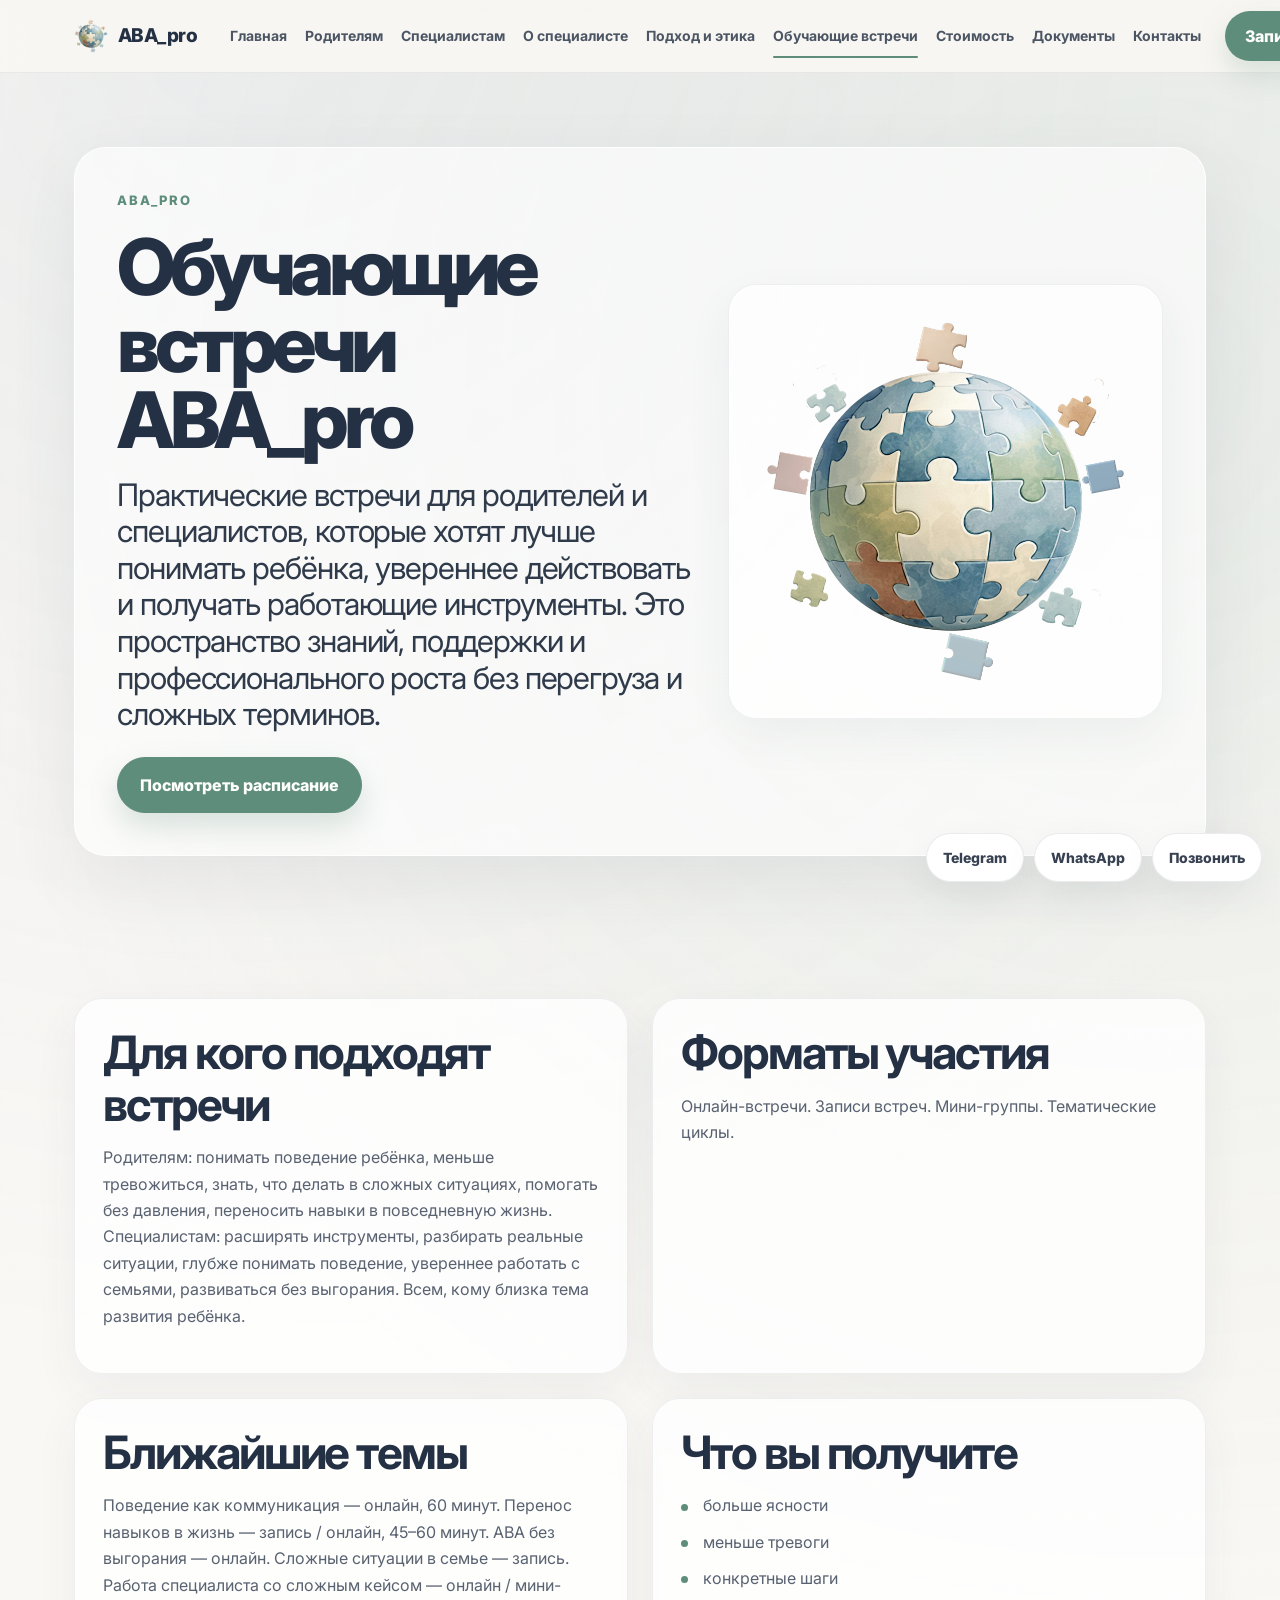
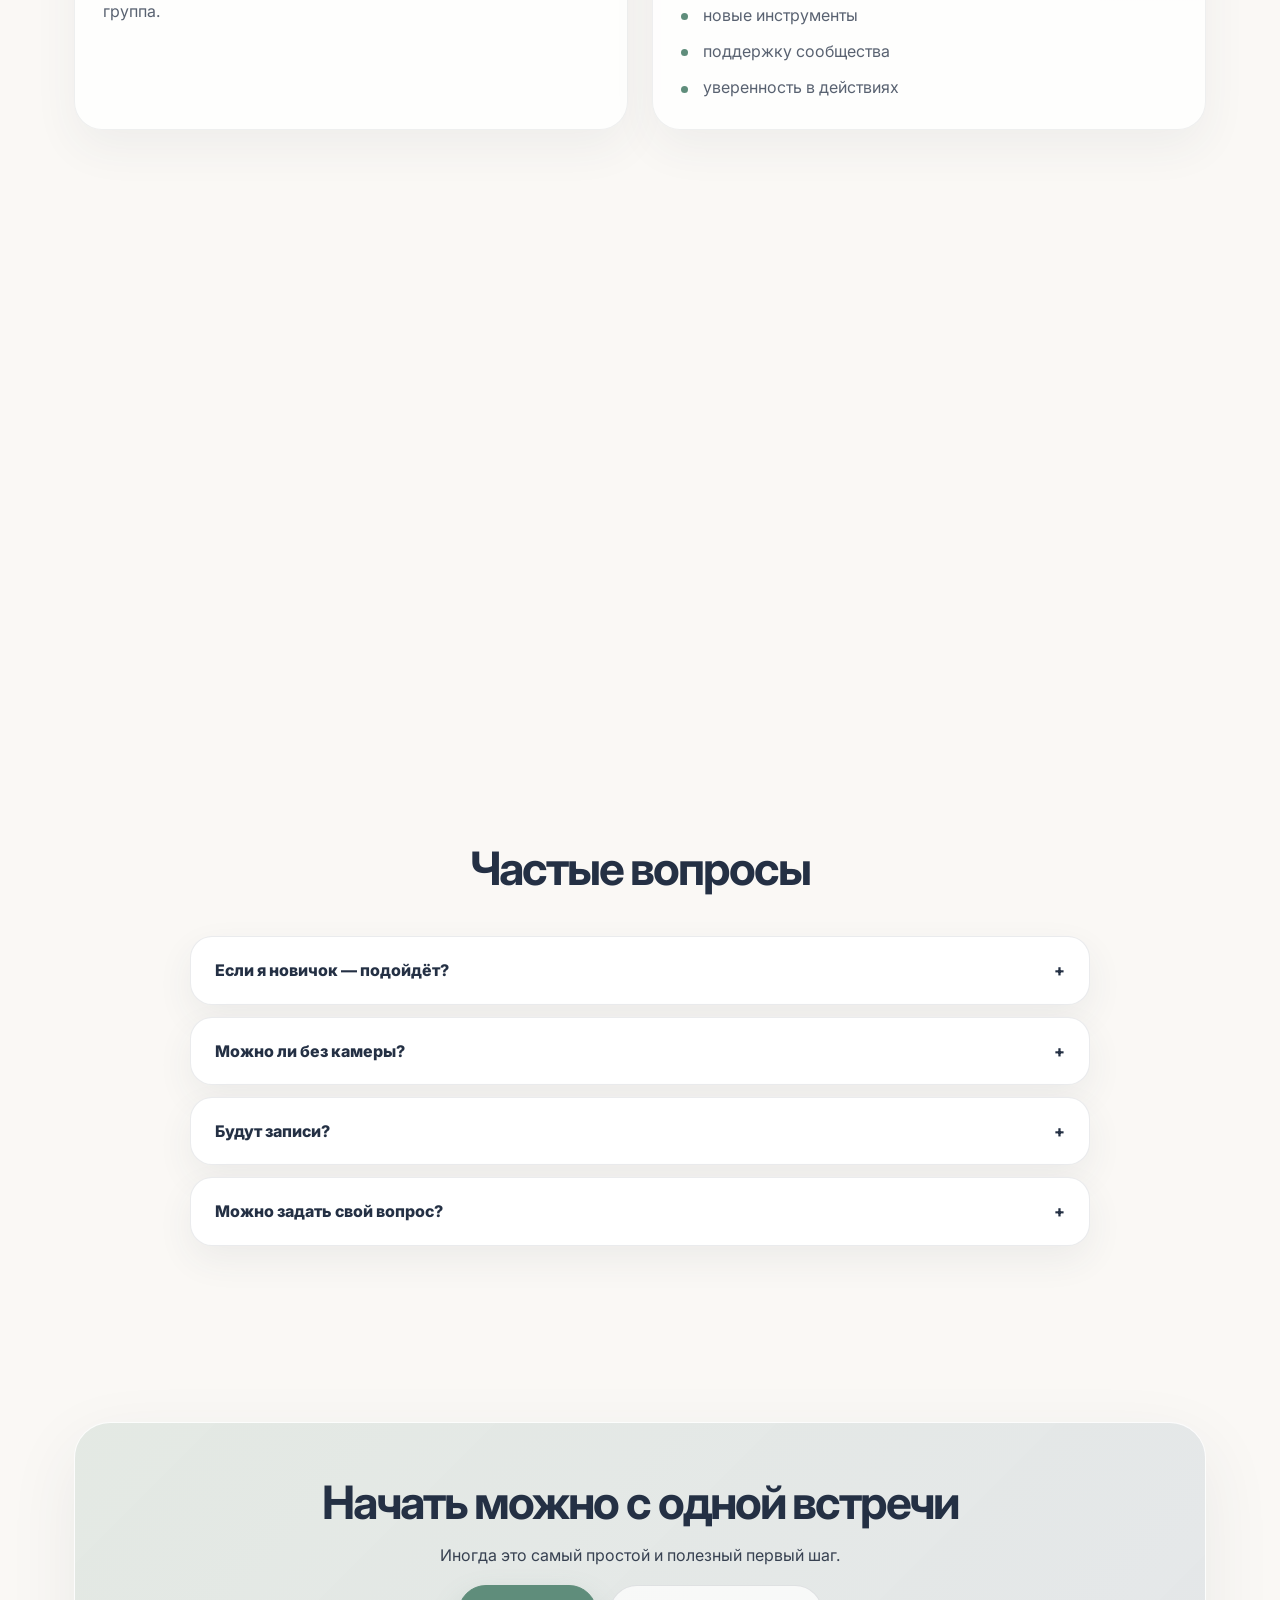
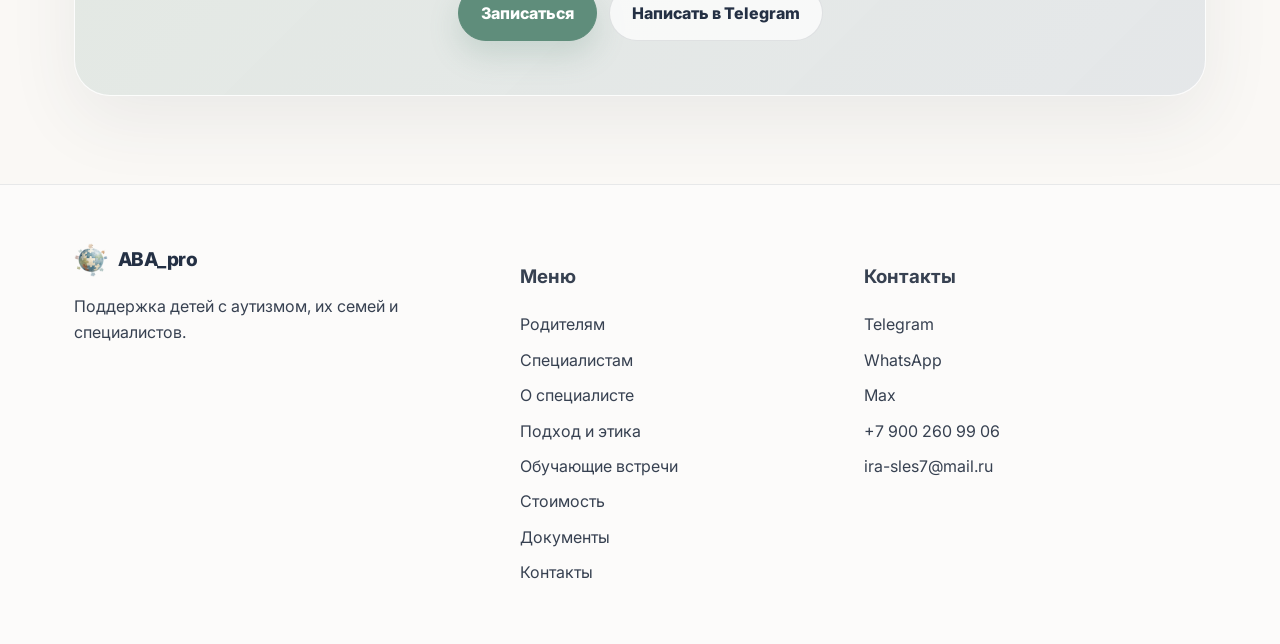
<file: meetings.html>
<!doctype html><html lang="ru"><head><meta charset="utf-8"><meta name="viewport" content="width=device-width, initial-scale=1"><title>ABA_pro — поддержка детей, семей и специалистов</title><meta name="description" content="ABA_pro: консультации, супервизии, обучение и сопровождение семей и специалистов. Онлайн по России, очно Краснодар и Адыгея."><meta property="og:title" content="ABA_pro"><meta property="og:description" content="Поддержка детей с аутизмом, их семей и специалистов"><meta property="og:image" content="images/logo.png"><link rel="preconnect" href="https://fonts.googleapis.com"><link rel="preconnect" href="https://fonts.gstatic.com" crossorigin><link href="https://fonts.googleapis.com/css2?family=Inter:wght@400;500;600;700;800&family=Manrope:wght@400;500;600;700;800&display=swap" rel="stylesheet"><link rel="stylesheet" href="style.css"><script type="application/ld+json">{"@context":"https://schema.org","@type":"ProfessionalService","name":"ABA_pro","telephone":"+79002609906","email":"ira-sles7@mail.ru","areaServed":"Россия","image":"images/logo.png"}</script></head><body><header class="site-header"><div class="container nav"><a class="brand" href="index.html"><img src="images/logo.png" alt="Логотип ABA_pro"><span>ABA_pro</span></a><nav class="menu" aria-label="Основное меню"><a class="" href="index.html">Главная</a><a class="" href="parents.html">Родителям</a><a class="" href="specialists.html">Специалистам</a><a class="" href="about.html">О специалисте</a><a class="" href="approach.html">Подход и этика</a><a class="active" href="meetings.html">Обучающие встречи</a><a class="" href="prices.html">Стоимость</a><a class="" href="documents.html">Документы</a><a class="" href="contacts.html">Контакты</a></nav><a class="header-cta" href="contacts.html">Записаться</a><button class="burger" aria-label="Открыть меню"><span></span><span></span><span></span></button></div></header><main><section class="page-hero"><div class="container"><div class="soft-panel"><div><p class="eyebrow">ABA_pro</p><h1>Обучающие встречи ABA_pro</h1><p class="lead">Практические встречи для родителей и специалистов, которые хотят лучше понимать ребёнка, увереннее действовать и получать работающие инструменты. Это пространство знаний, поддержки и профессионального роста без перегруза и сложных терминов.</p><a class="btn btn-primary" href="contacts.html">Посмотреть расписание</a></div><div class="card"><img src="images/logo.png" alt="ABA_pro"></div></div></div></section><section class="section"><div class="container"><div class="grid-2"><div class="card"><h2>Для кого подходят встречи</h2><p>Родителям: понимать поведение ребёнка, меньше тревожиться, знать, что делать в сложных ситуациях, помогать без давления, переносить навыки в повседневную жизнь. Специалистам: расширять инструменты, разбирать реальные ситуации, глубже понимать поведение, увереннее работать с семьями, развиваться без выгорания. Всем, кому близка тема развития ребёнка.</p></div><div class="card"><h2>Форматы участия</h2><p>Онлайн-встречи. Записи встреч. Мини-группы. Тематические циклы.</p></div><div class="card"><h2>Ближайшие темы</h2><p>Поведение как коммуникация — онлайн, 60 минут. Перенос навыков в жизнь — запись / онлайн, 45–60 минут. ABA без выгорания — онлайн. Сложные ситуации в семье — запись. Работа специалиста со сложным кейсом — онлайн / мини-группа.</p></div><div class="card"><h2>Что вы получите</h2><ul class="list"><li>больше ясности</li><li>меньше тревоги</li><li>конкретные шаги</li><li>новые инструменты</li><li>поддержку сообщества</li><li>уверенность в действиях</li></ul></div><div class="card"><h2>Почему это полезно</h2><p>Иногда одной встречи достаточно, чтобы по-новому увидеть поведение ребёнка, перестать делать лишнее, найти следующий рабочий шаг, почувствовать опору.</p></div><div class="card"><h2>Как это связано с ABA_pro</h2><p>Встречи можно использовать как самостоятельный полезный ресурс, мягкое знакомство со мной и подходом, дополнение к консультации, поддержку в сопровождении, профессиональный рост специалиста.</p></div><div class="card"><h2>Стоимость</h2><p>Онлайн-встреча — от 700 ₽. Запись встречи — от 1000 ₽. Мини-группа — по теме и формату.</p></div></div></div></section><section class="section"><div class="container"><div class="section-head"><h2>Частые вопросы</h2></div><div class="faq"><div class="faq-item"><button class="faq-q">Если я новичок — подойдёт?</button><div class="faq-a">Да. Материал подаётся понятно и без перегруза.</div></div><div class="faq-item"><button class="faq-q">Можно ли без камеры?</button><div class="faq-a">Да, если формат встречи это допускает.</div></div><div class="faq-item"><button class="faq-q">Будут записи?</button><div class="faq-a">Для части встреч — да.</div></div><div class="faq-item"><button class="faq-q">Можно задать свой вопрос?</button><div class="faq-a">На живых встречах — да, если позволяет формат.</div></div></div></div></section><section class="section"><div class="container"><div class="final-cta"><h2>Начать можно с одной встречи</h2><p>Иногда это самый простой и полезный первый шаг.</p><div class="btn-row" style="justify-content:center"><a class="btn btn-primary" href="contacts.html">Записаться</a><a class="btn btn-secondary" href="https://t.me/">Написать в Telegram</a></div></div></div></section></main><footer class="site-footer"><div class="container footer-grid"><div><a class="brand" href="index.html"><img src="images/logo.png" alt="Логотип ABA_pro"><span>ABA_pro</span></a><p>Поддержка детей с аутизмом, их семей и специалистов.</p></div><div><h3>Меню</h3><div class="footer-menu"><a href="parents.html">Родителям</a><a href="specialists.html">Специалистам</a><a href="about.html">О специалисте</a><a href="approach.html">Подход и этика</a><a href="meetings.html">Обучающие встречи</a><a href="prices.html">Стоимость</a><a href="documents.html">Документы</a><a href="contacts.html">Контакты</a></div></div><div><h3>Контакты</h3><div class="footer-contacts"><a href="https://t.me/" target="_blank" rel="noopener">Telegram</a><a href="https://wa.me/79002609906" target="_blank" rel="noopener">WhatsApp</a><span>Max</span><a href="tel:+79002609906">+7 900 260 99 06</a><a href="mailto:ira-sles7@mail.ru">ira-sles7@mail.ru</a></div></div></div></footer><div class="floating"><a class="float-btn" href="https://t.me/" target="_blank" rel="noopener">Telegram</a><a class="float-btn" href="https://wa.me/79002609906" target="_blank" rel="noopener">WhatsApp</a><a class="float-btn" href="tel:+79002609906">Позвонить</a></div><script src="script.js"></script></body></html>
</file>
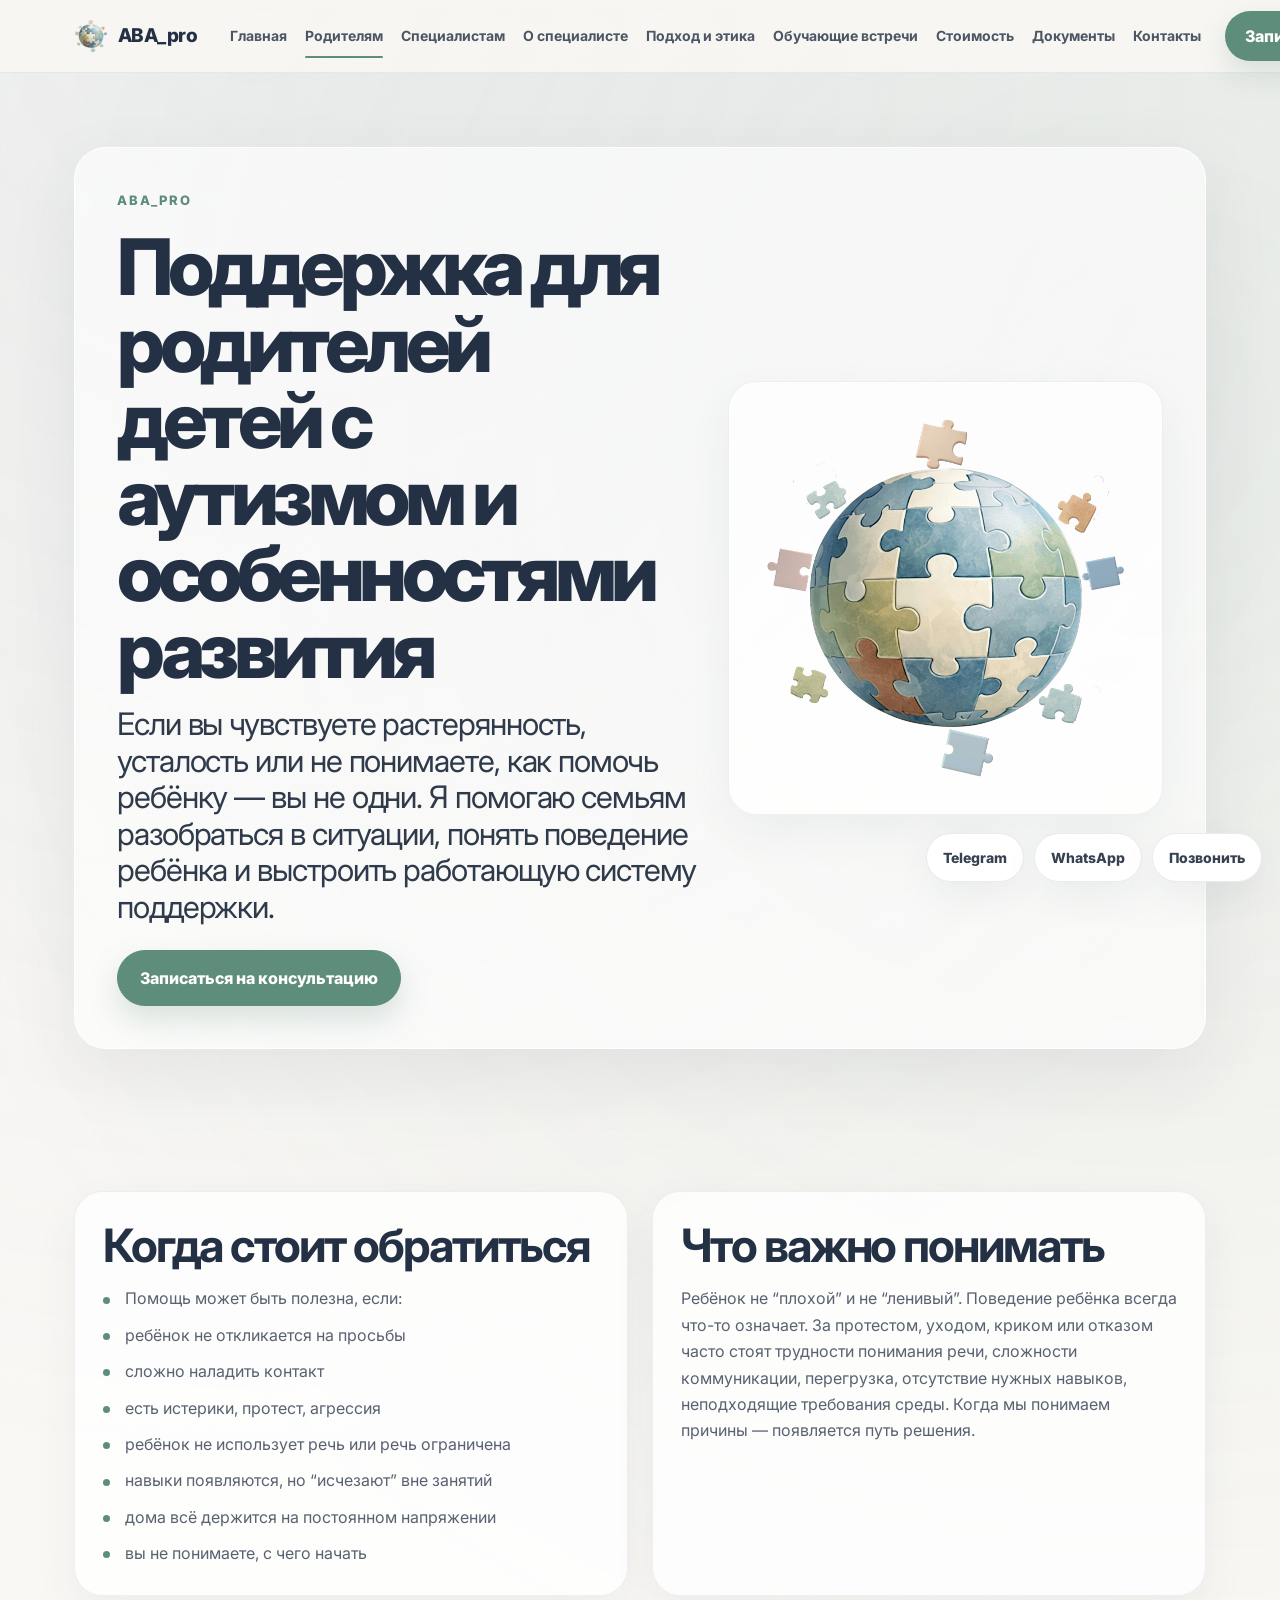
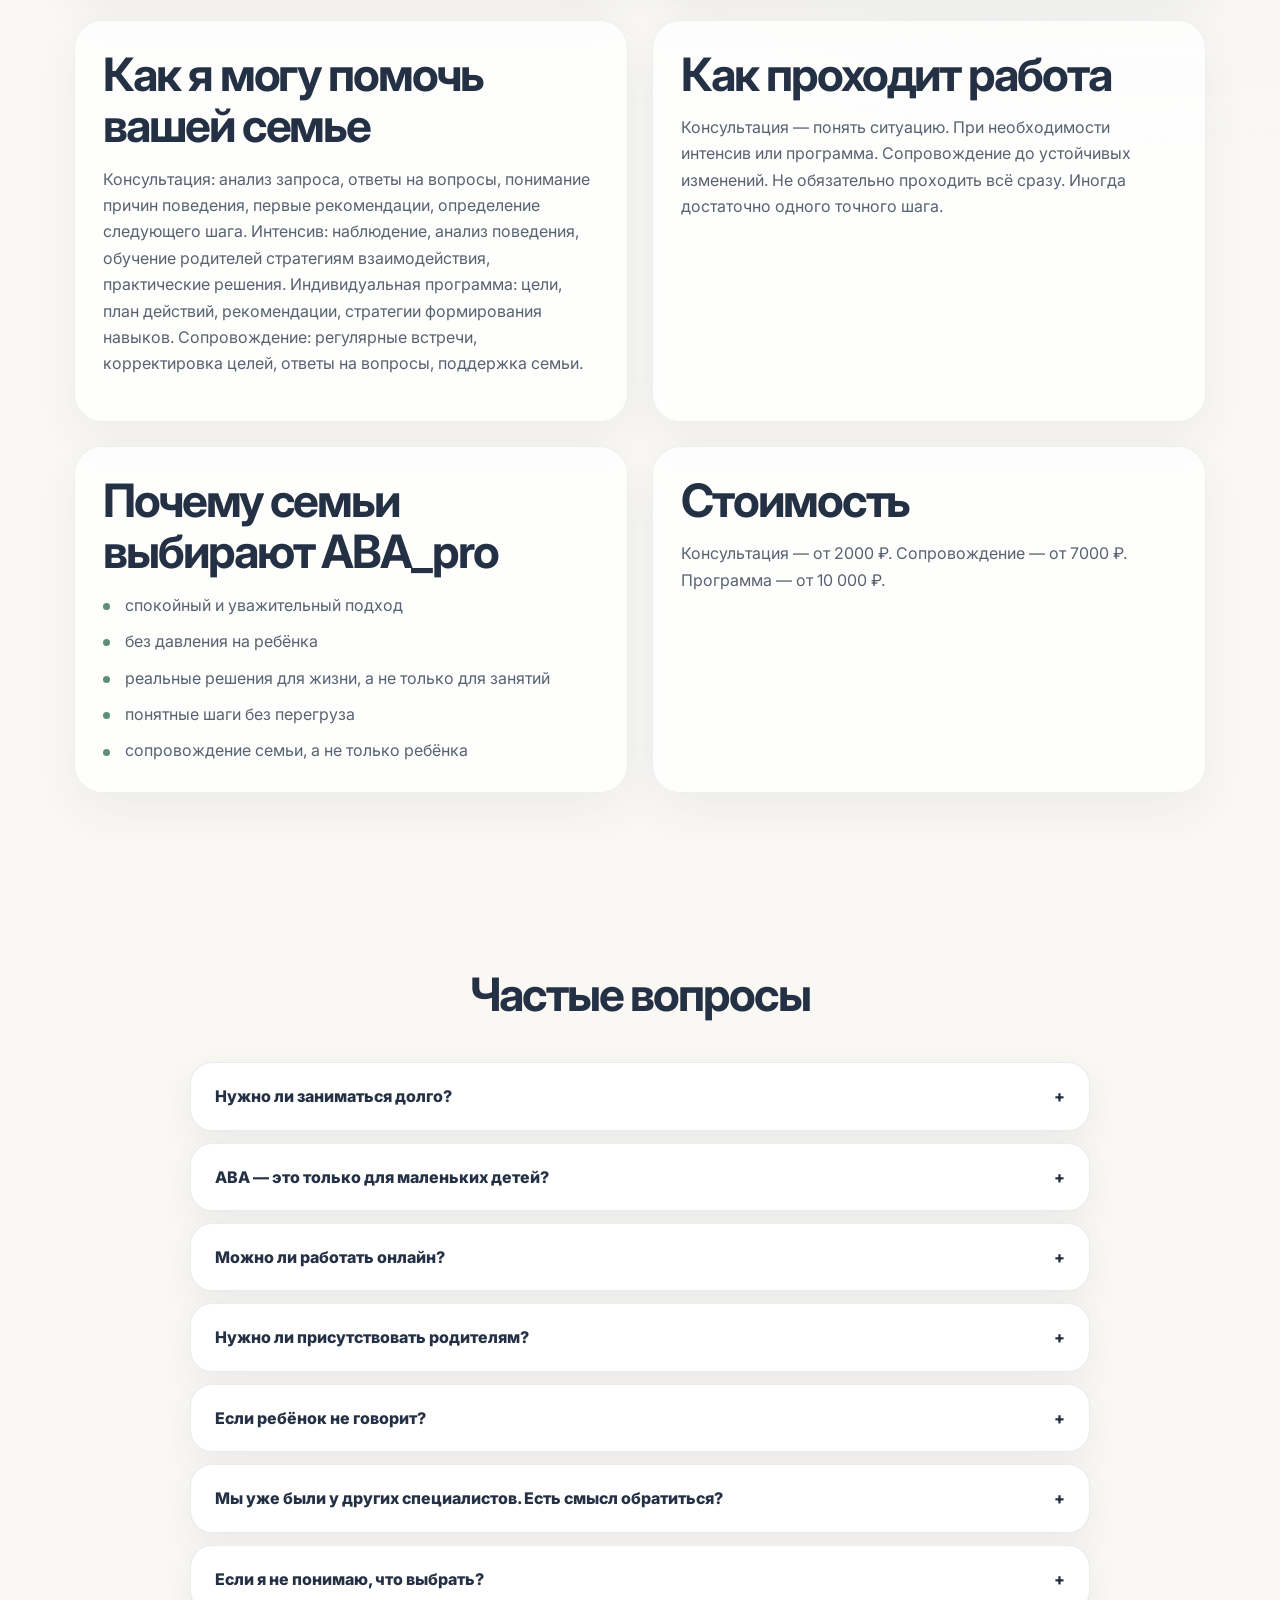
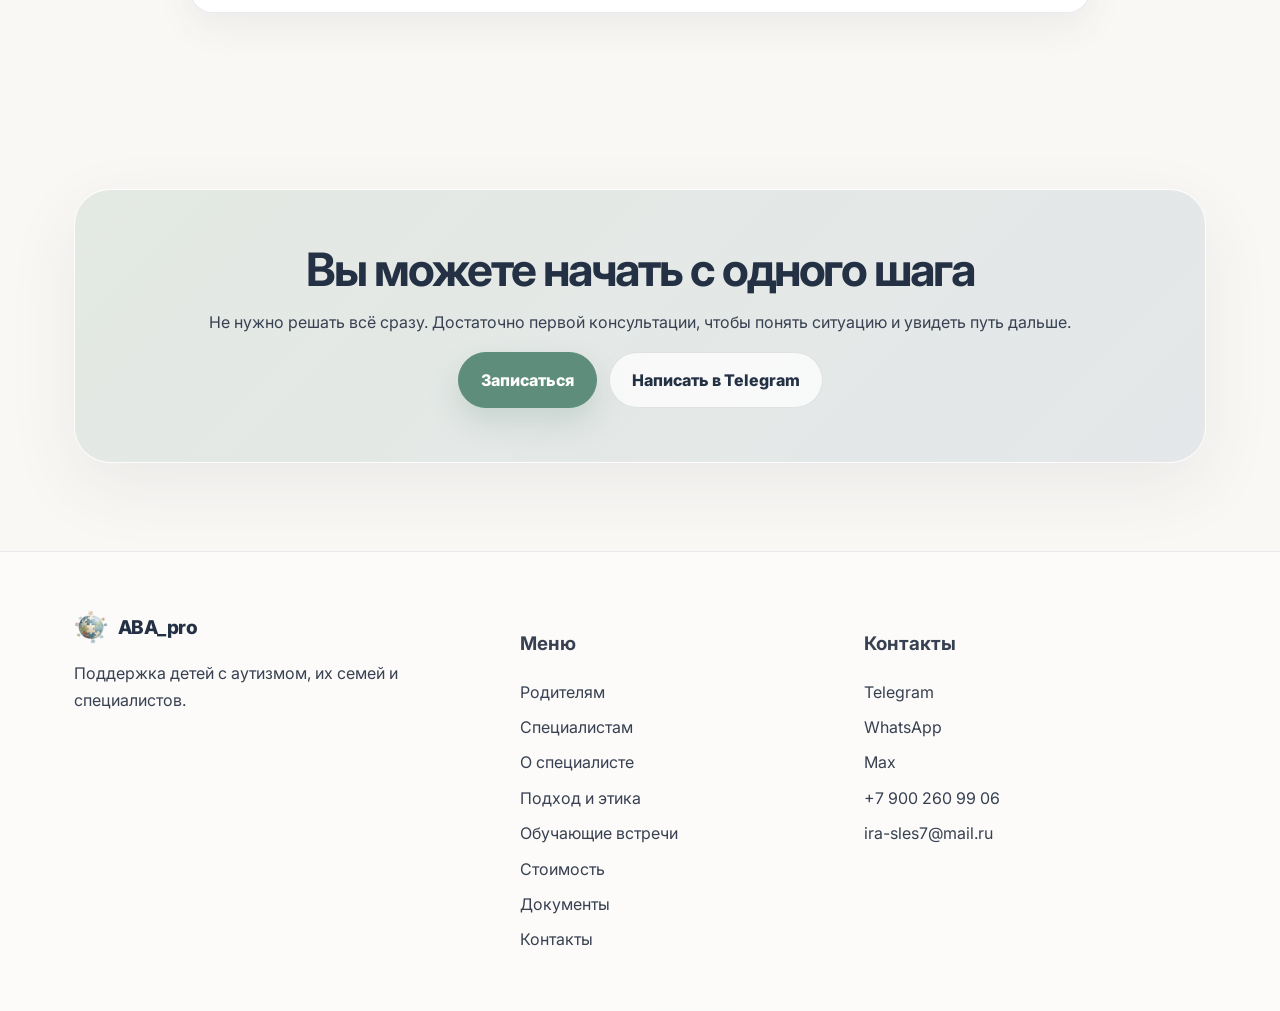
<file: parents.html>
<!doctype html><html lang="ru"><head><meta charset="utf-8"><meta name="viewport" content="width=device-width, initial-scale=1"><title>ABA_pro — поддержка детей, семей и специалистов</title><meta name="description" content="ABA_pro: консультации, супервизии, обучение и сопровождение семей и специалистов. Онлайн по России, очно Краснодар и Адыгея."><meta property="og:title" content="ABA_pro"><meta property="og:description" content="Поддержка детей с аутизмом, их семей и специалистов"><meta property="og:image" content="images/logo.png"><link rel="preconnect" href="https://fonts.googleapis.com"><link rel="preconnect" href="https://fonts.gstatic.com" crossorigin><link href="https://fonts.googleapis.com/css2?family=Inter:wght@400;500;600;700;800&family=Manrope:wght@400;500;600;700;800&display=swap" rel="stylesheet"><link rel="stylesheet" href="style.css"><script type="application/ld+json">{"@context":"https://schema.org","@type":"ProfessionalService","name":"ABA_pro","telephone":"+79002609906","email":"ira-sles7@mail.ru","areaServed":"Россия","image":"images/logo.png"}</script></head><body><header class="site-header"><div class="container nav"><a class="brand" href="index.html"><img src="images/logo.png" alt="Логотип ABA_pro"><span>ABA_pro</span></a><nav class="menu" aria-label="Основное меню"><a class="" href="index.html">Главная</a><a class="active" href="parents.html">Родителям</a><a class="" href="specialists.html">Специалистам</a><a class="" href="about.html">О специалисте</a><a class="" href="approach.html">Подход и этика</a><a class="" href="meetings.html">Обучающие встречи</a><a class="" href="prices.html">Стоимость</a><a class="" href="documents.html">Документы</a><a class="" href="contacts.html">Контакты</a></nav><a class="header-cta" href="contacts.html">Записаться</a><button class="burger" aria-label="Открыть меню"><span></span><span></span><span></span></button></div></header><main><section class="page-hero"><div class="container"><div class="soft-panel"><div><p class="eyebrow">ABA_pro</p><h1>Поддержка для родителей детей с аутизмом и особенностями развития</h1><p class="lead">Если вы чувствуете растерянность, усталость или не понимаете, как помочь ребёнку — вы не одни. Я помогаю семьям разобраться в ситуации, понять поведение ребёнка и выстроить работающую систему поддержки.</p><a class="btn btn-primary" href="contacts.html">Записаться на консультацию</a></div><div class="card"><img src="images/logo.png" alt="ABA_pro"></div></div></div></section><section class="section"><div class="container"><div class="grid-2"><div class="card"><h2>Когда стоит обратиться</h2><ul class="list"><li>Помощь может быть полезна, если:</li><li>ребёнок не откликается на просьбы</li><li>сложно наладить контакт</li><li>есть истерики, протест, агрессия</li><li>ребёнок не использует речь или речь ограничена</li><li>навыки появляются, но “исчезают” вне занятий</li><li>дома всё держится на постоянном напряжении</li><li>вы не понимаете, с чего начать</li></ul></div><div class="card"><h2>Что важно понимать</h2><p>Ребёнок не “плохой” и не “ленивый”. Поведение ребёнка всегда что-то означает. За протестом, уходом, криком или отказом часто стоят трудности понимания речи, сложности коммуникации, перегрузка, отсутствие нужных навыков, неподходящие требования среды. Когда мы понимаем причины — появляется путь решения.</p></div><div class="card"><h2>Как я могу помочь вашей семье</h2><p>Консультация: анализ запроса, ответы на вопросы, понимание причин поведения, первые рекомендации, определение следующего шага. Интенсив: наблюдение, анализ поведения, обучение родителей стратегиям взаимодействия, практические решения. Индивидуальная программа: цели, план действий, рекомендации, стратегии формирования навыков. Сопровождение: регулярные встречи, корректировка целей, ответы на вопросы, поддержка семьи.</p></div><div class="card"><h2>Как проходит работа</h2><p>Консультация — понять ситуацию. При необходимости интенсив или программа. Сопровождение до устойчивых изменений. Не обязательно проходить всё сразу. Иногда достаточно одного точного шага.</p></div><div class="card"><h2>Почему семьи выбирают ABA_pro</h2><ul class="list"><li>спокойный и уважительный подход</li><li>без давления на ребёнка</li><li>реальные решения для жизни, а не только для занятий</li><li>понятные шаги без перегруза</li><li>сопровождение семьи, а не только ребёнка</li></ul></div><div class="card"><h2>Стоимость</h2><p>Консультация — от 2000 ₽. Сопровождение — от 7000 ₽. Программа — от 10 000 ₽.</p></div></div></div></section><section class="section"><div class="container"><div class="section-head"><h2>Частые вопросы</h2></div><div class="faq"><div class="faq-item"><button class="faq-q">Нужно ли заниматься долго?</button><div class="faq-a">Не всегда. Длительность зависит от целей, ситуации и ресурса семьи.</div></div><div class="faq-item"><button class="faq-q">ABA — это только для маленьких детей?</button><div class="faq-a">Нет. Подход адаптируется под возраст и задачи.</div></div><div class="faq-item"><button class="faq-q">Можно ли работать онлайн?</button><div class="faq-a">Да, большинство запросов можно сопровождать онлайн.</div></div><div class="faq-item"><button class="faq-q">Нужно ли присутствовать родителям?</button><div class="faq-a">Во многих случаях участие родителей помогает быстрее переносить навыки в жизнь.</div></div><div class="faq-item"><button class="faq-q">Если ребёнок не говорит?</button><div class="faq-a">Работа может строиться не только через речь. Коммуникация шире слов.</div></div><div class="faq-item"><button class="faq-q">Мы уже были у других специалистов. Есть смысл обратиться?</button><div class="faq-a">Да. Иногда нужен свежий взгляд, корректировка подхода или новая структура работы.</div></div><div class="faq-item"><button class="faq-q">Если я не понимаю, что выбрать?</button><div class="faq-a">Можно начать с консультации.</div></div></div></div></section><section class="section"><div class="container"><div class="final-cta"><h2>Вы можете начать с одного шага</h2><p>Не нужно решать всё сразу. Достаточно первой консультации, чтобы понять ситуацию и увидеть путь дальше.</p><div class="btn-row" style="justify-content:center"><a class="btn btn-primary" href="contacts.html">Записаться</a><a class="btn btn-secondary" href="https://t.me/">Написать в Telegram</a></div></div></div></section></main><footer class="site-footer"><div class="container footer-grid"><div><a class="brand" href="index.html"><img src="images/logo.png" alt="Логотип ABA_pro"><span>ABA_pro</span></a><p>Поддержка детей с аутизмом, их семей и специалистов.</p></div><div><h3>Меню</h3><div class="footer-menu"><a href="parents.html">Родителям</a><a href="specialists.html">Специалистам</a><a href="about.html">О специалисте</a><a href="approach.html">Подход и этика</a><a href="meetings.html">Обучающие встречи</a><a href="prices.html">Стоимость</a><a href="documents.html">Документы</a><a href="contacts.html">Контакты</a></div></div><div><h3>Контакты</h3><div class="footer-contacts"><a href="https://t.me/" target="_blank" rel="noopener">Telegram</a><a href="https://wa.me/79002609906" target="_blank" rel="noopener">WhatsApp</a><span>Max</span><a href="tel:+79002609906">+7 900 260 99 06</a><a href="mailto:ira-sles7@mail.ru">ira-sles7@mail.ru</a></div></div></div></footer><div class="floating"><a class="float-btn" href="https://t.me/" target="_blank" rel="noopener">Telegram</a><a class="float-btn" href="https://wa.me/79002609906" target="_blank" rel="noopener">WhatsApp</a><a class="float-btn" href="tel:+79002609906">Позвонить</a></div><script src="script.js"></script></body></html>
</file>
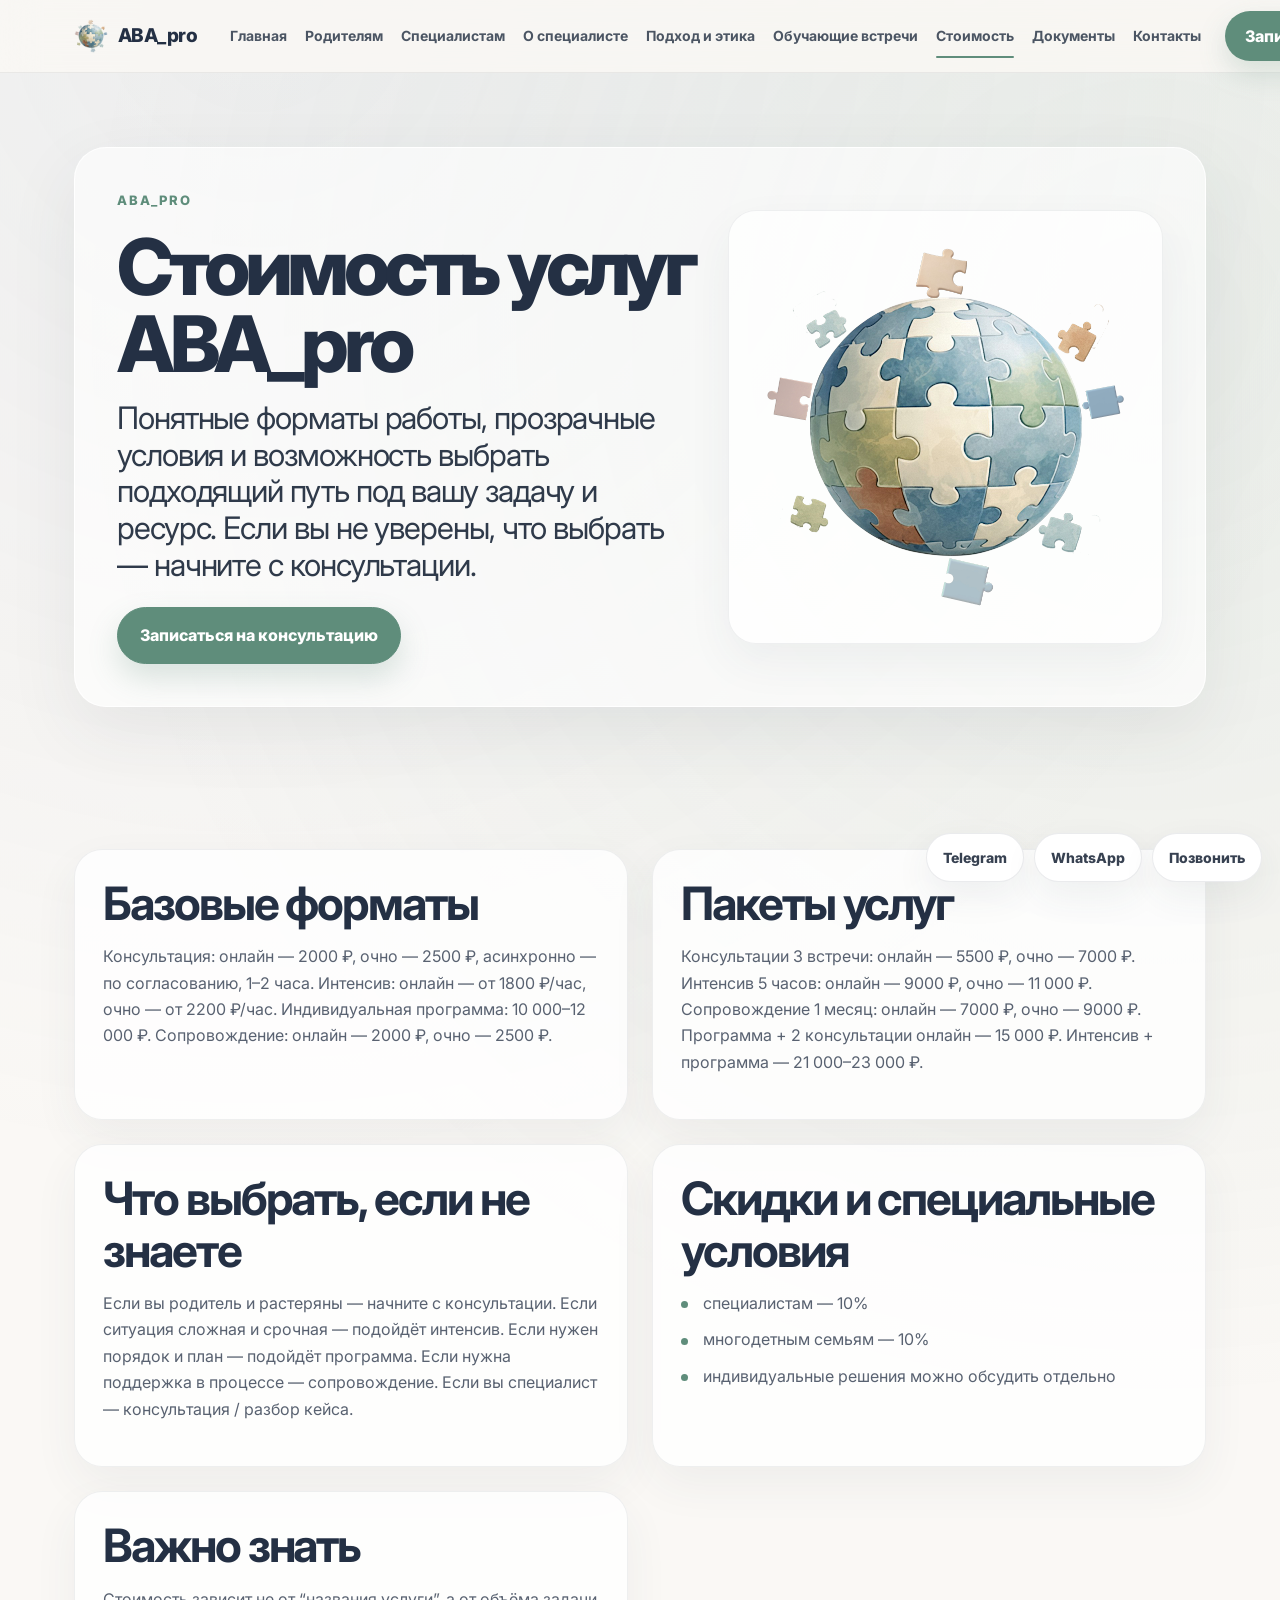
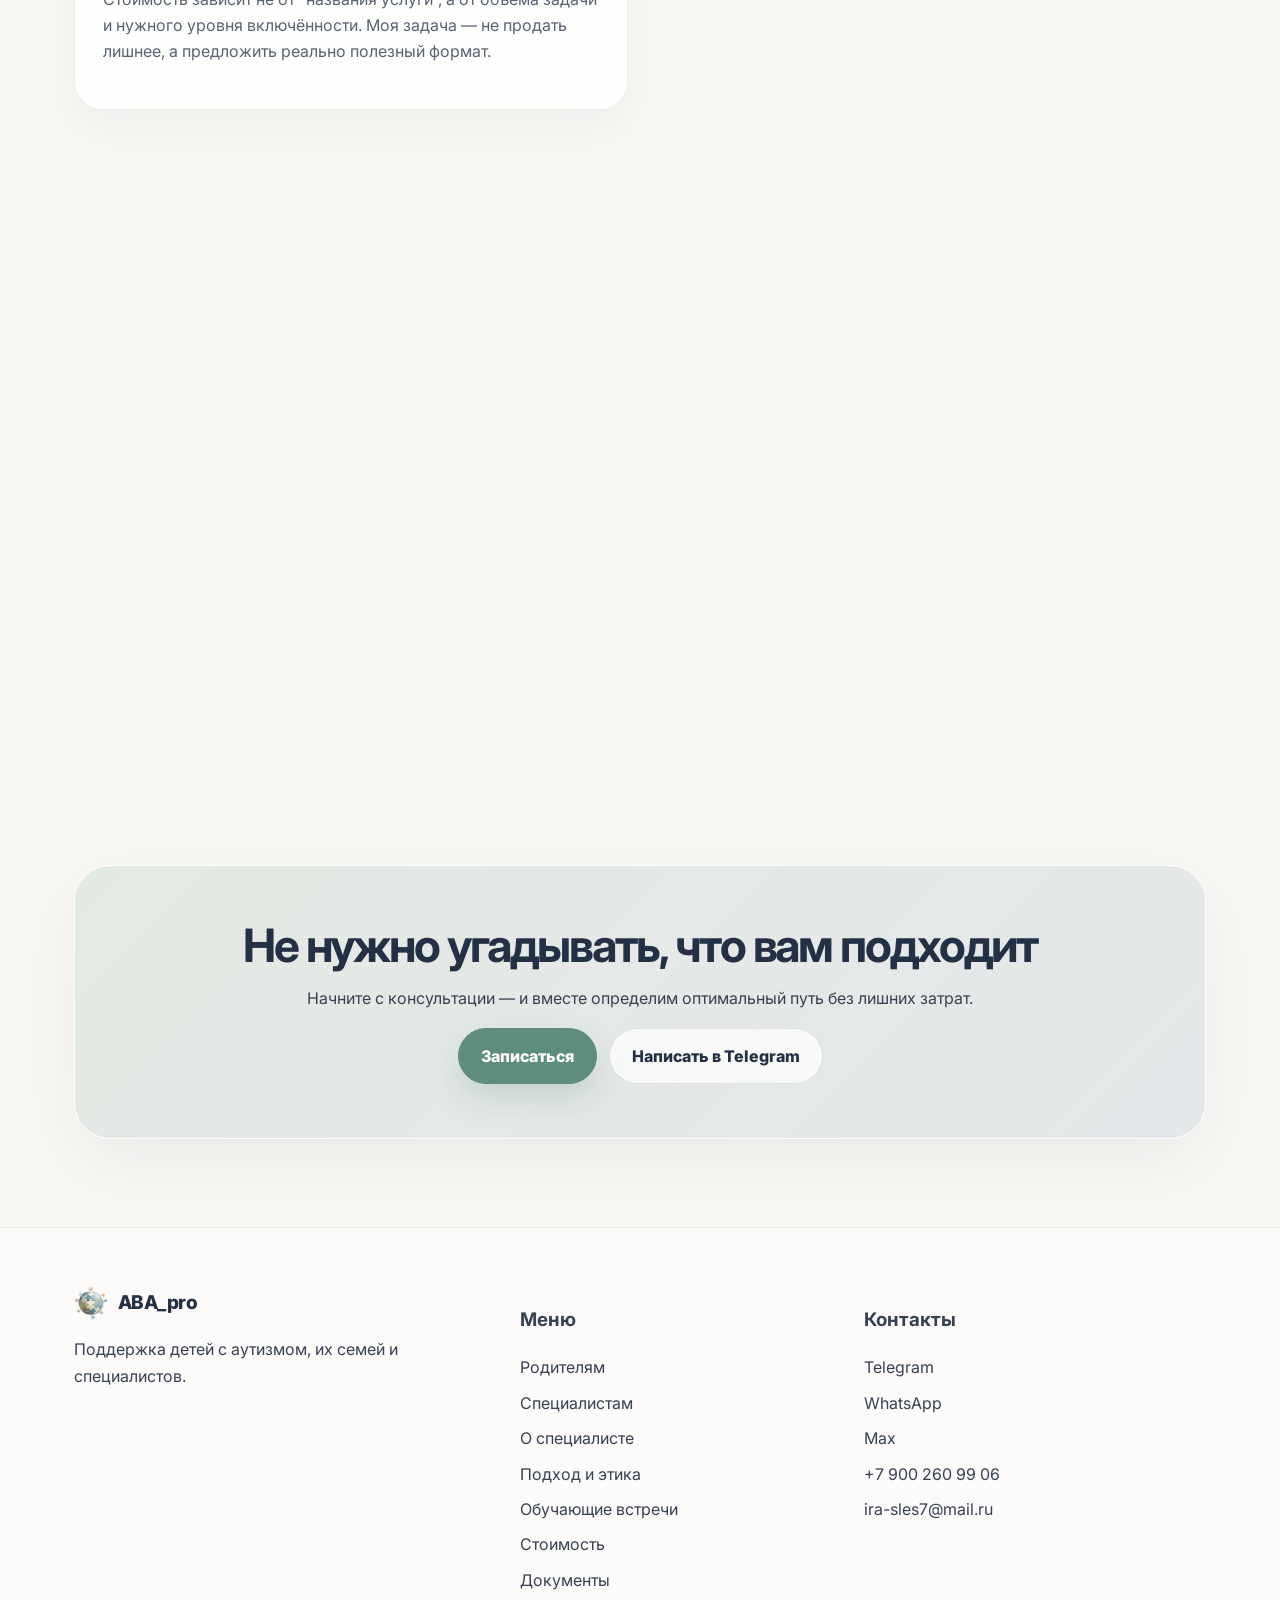
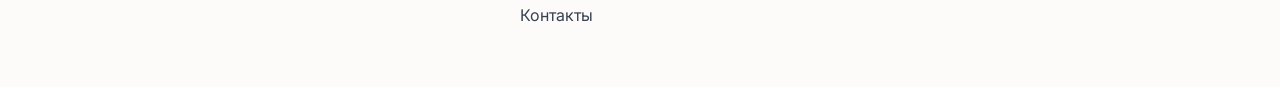
<file: prices.html>
<!doctype html><html lang="ru"><head><meta charset="utf-8"><meta name="viewport" content="width=device-width, initial-scale=1"><title>ABA_pro — поддержка детей, семей и специалистов</title><meta name="description" content="ABA_pro: консультации, супервизии, обучение и сопровождение семей и специалистов. Онлайн по России, очно Краснодар и Адыгея."><meta property="og:title" content="ABA_pro"><meta property="og:description" content="Поддержка детей с аутизмом, их семей и специалистов"><meta property="og:image" content="images/logo.png"><link rel="preconnect" href="https://fonts.googleapis.com"><link rel="preconnect" href="https://fonts.gstatic.com" crossorigin><link href="https://fonts.googleapis.com/css2?family=Inter:wght@400;500;600;700;800&family=Manrope:wght@400;500;600;700;800&display=swap" rel="stylesheet"><link rel="stylesheet" href="style.css"><script type="application/ld+json">{"@context":"https://schema.org","@type":"ProfessionalService","name":"ABA_pro","telephone":"+79002609906","email":"ira-sles7@mail.ru","areaServed":"Россия","image":"images/logo.png"}</script></head><body><header class="site-header"><div class="container nav"><a class="brand" href="index.html"><img src="images/logo.png" alt="Логотип ABA_pro"><span>ABA_pro</span></a><nav class="menu" aria-label="Основное меню"><a class="" href="index.html">Главная</a><a class="" href="parents.html">Родителям</a><a class="" href="specialists.html">Специалистам</a><a class="" href="about.html">О специалисте</a><a class="" href="approach.html">Подход и этика</a><a class="" href="meetings.html">Обучающие встречи</a><a class="active" href="prices.html">Стоимость</a><a class="" href="documents.html">Документы</a><a class="" href="contacts.html">Контакты</a></nav><a class="header-cta" href="contacts.html">Записаться</a><button class="burger" aria-label="Открыть меню"><span></span><span></span><span></span></button></div></header><main><section class="page-hero"><div class="container"><div class="soft-panel"><div><p class="eyebrow">ABA_pro</p><h1>Стоимость услуг ABA_pro</h1><p class="lead">Понятные форматы работы, прозрачные условия и возможность выбрать подходящий путь под вашу задачу и ресурс. Если вы не уверены, что выбрать — начните с консультации.</p><a class="btn btn-primary" href="contacts.html">Записаться на консультацию</a></div><div class="card"><img src="images/logo.png" alt="ABA_pro"></div></div></div></section><section class="section"><div class="container"><div class="grid-2"><div class="card"><h2>Базовые форматы</h2><p>Консультация: онлайн — 2000 ₽, очно — 2500 ₽, асинхронно — по согласованию, 1–2 часа. Интенсив: онлайн — от 1800 ₽/час, очно — от 2200 ₽/час. Индивидуальная программа: 10 000–12 000 ₽. Сопровождение: онлайн — 2000 ₽, очно — 2500 ₽.</p></div><div class="card"><h2>Пакеты услуг</h2><p>Консультации 3 встречи: онлайн — 5500 ₽, очно — 7000 ₽. Интенсив 5 часов: онлайн — 9000 ₽, очно — 11 000 ₽. Сопровождение 1 месяц: онлайн — 7000 ₽, очно — 9000 ₽. Программа + 2 консультации онлайн — 15 000 ₽. Интенсив + программа — 21 000–23 000 ₽.</p></div><div class="card"><h2>Что выбрать, если не знаете</h2><p>Если вы родитель и растеряны — начните с консультации. Если ситуация сложная и срочная — подойдёт интенсив. Если нужен порядок и план — подойдёт программа. Если нужна поддержка в процессе — сопровождение. Если вы специалист — консультация / разбор кейса.</p></div><div class="card"><h2>Скидки и специальные условия</h2><ul class="list"><li>специалистам — 10%</li><li>многодетным семьям — 10%</li><li>индивидуальные решения можно обсудить отдельно</li></ul></div><div class="card"><h2>Важно знать</h2><p>Стоимость зависит не от “названия услуги”, а от объёма задачи и нужного уровня включённости. Моя задача — не продать лишнее, а предложить реально полезный формат.</p></div></div></div></section><section class="section"><div class="container"><div class="section-head"><h2>Частые вопросы</h2></div><div class="faq"><div class="faq-item"><button class="faq-q">Нужно ли оплачивать сразу большой пакет?</button><div class="faq-a">Нет. Можно начать с одной консультации.</div></div><div class="faq-item"><button class="faq-q">Если мне хватит одной встречи?</button><div class="faq-a">Это нормально. Иногда одного точного шага достаточно.</div></div><div class="faq-item"><button class="faq-q">Можно ли перейти в другой формат позже?</button><div class="faq-a">Да. После консультации часто становится понятнее, что действительно нужно.</div></div><div class="faq-item"><button class="faq-q">Есть ли онлайн-формат?</button><div class="faq-a">Да, и он подходит большинству запросов.</div></div></div></div></section><section class="section"><div class="container"><div class="final-cta"><h2>Не нужно угадывать, что вам подходит</h2><p>Начните с консультации — и вместе определим оптимальный путь без лишних затрат.</p><div class="btn-row" style="justify-content:center"><a class="btn btn-primary" href="contacts.html">Записаться</a><a class="btn btn-secondary" href="https://t.me/">Написать в Telegram</a></div></div></div></section></main><footer class="site-footer"><div class="container footer-grid"><div><a class="brand" href="index.html"><img src="images/logo.png" alt="Логотип ABA_pro"><span>ABA_pro</span></a><p>Поддержка детей с аутизмом, их семей и специалистов.</p></div><div><h3>Меню</h3><div class="footer-menu"><a href="parents.html">Родителям</a><a href="specialists.html">Специалистам</a><a href="about.html">О специалисте</a><a href="approach.html">Подход и этика</a><a href="meetings.html">Обучающие встречи</a><a href="prices.html">Стоимость</a><a href="documents.html">Документы</a><a href="contacts.html">Контакты</a></div></div><div><h3>Контакты</h3><div class="footer-contacts"><a href="https://t.me/" target="_blank" rel="noopener">Telegram</a><a href="https://wa.me/79002609906" target="_blank" rel="noopener">WhatsApp</a><span>Max</span><a href="tel:+79002609906">+7 900 260 99 06</a><a href="mailto:ira-sles7@mail.ru">ira-sles7@mail.ru</a></div></div></div></footer><div class="floating"><a class="float-btn" href="https://t.me/" target="_blank" rel="noopener">Telegram</a><a class="float-btn" href="https://wa.me/79002609906" target="_blank" rel="noopener">WhatsApp</a><a class="float-btn" href="tel:+79002609906">Позвонить</a></div><script src="script.js"></script></body></html>
</file>
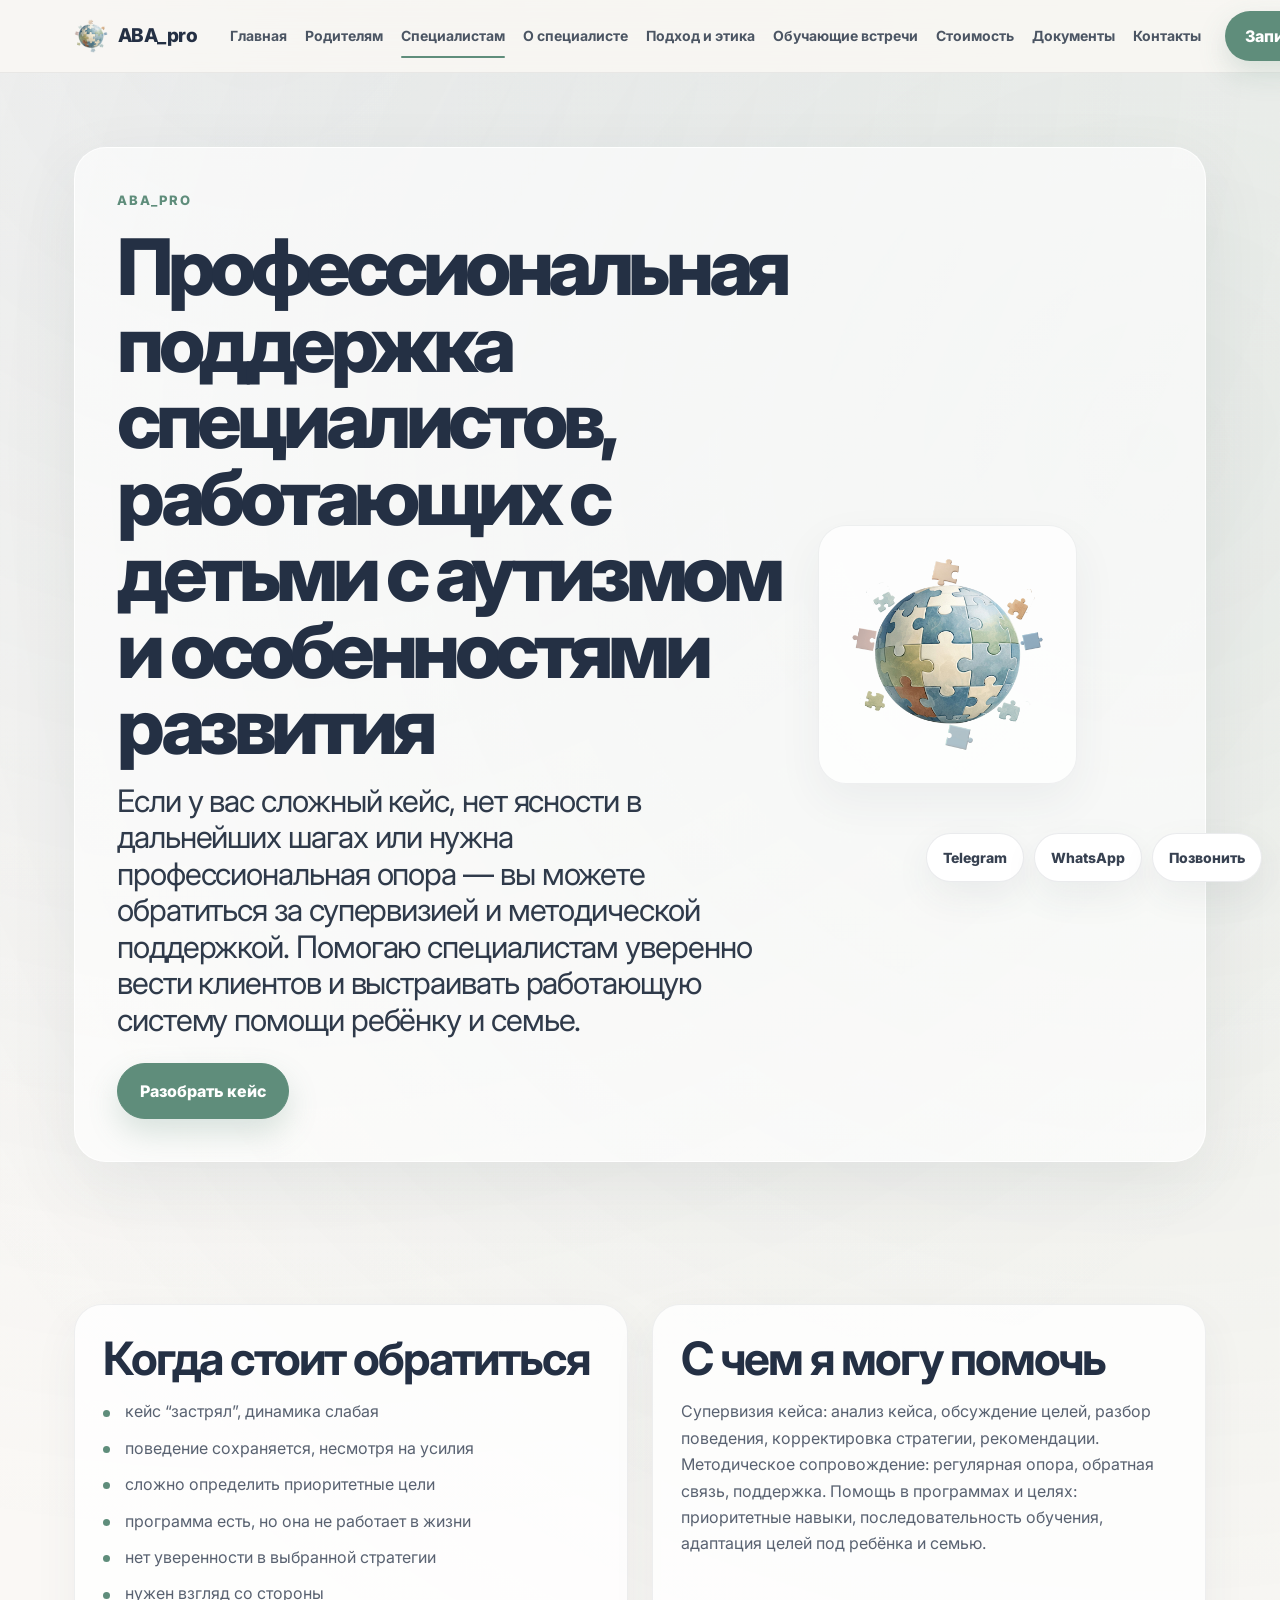
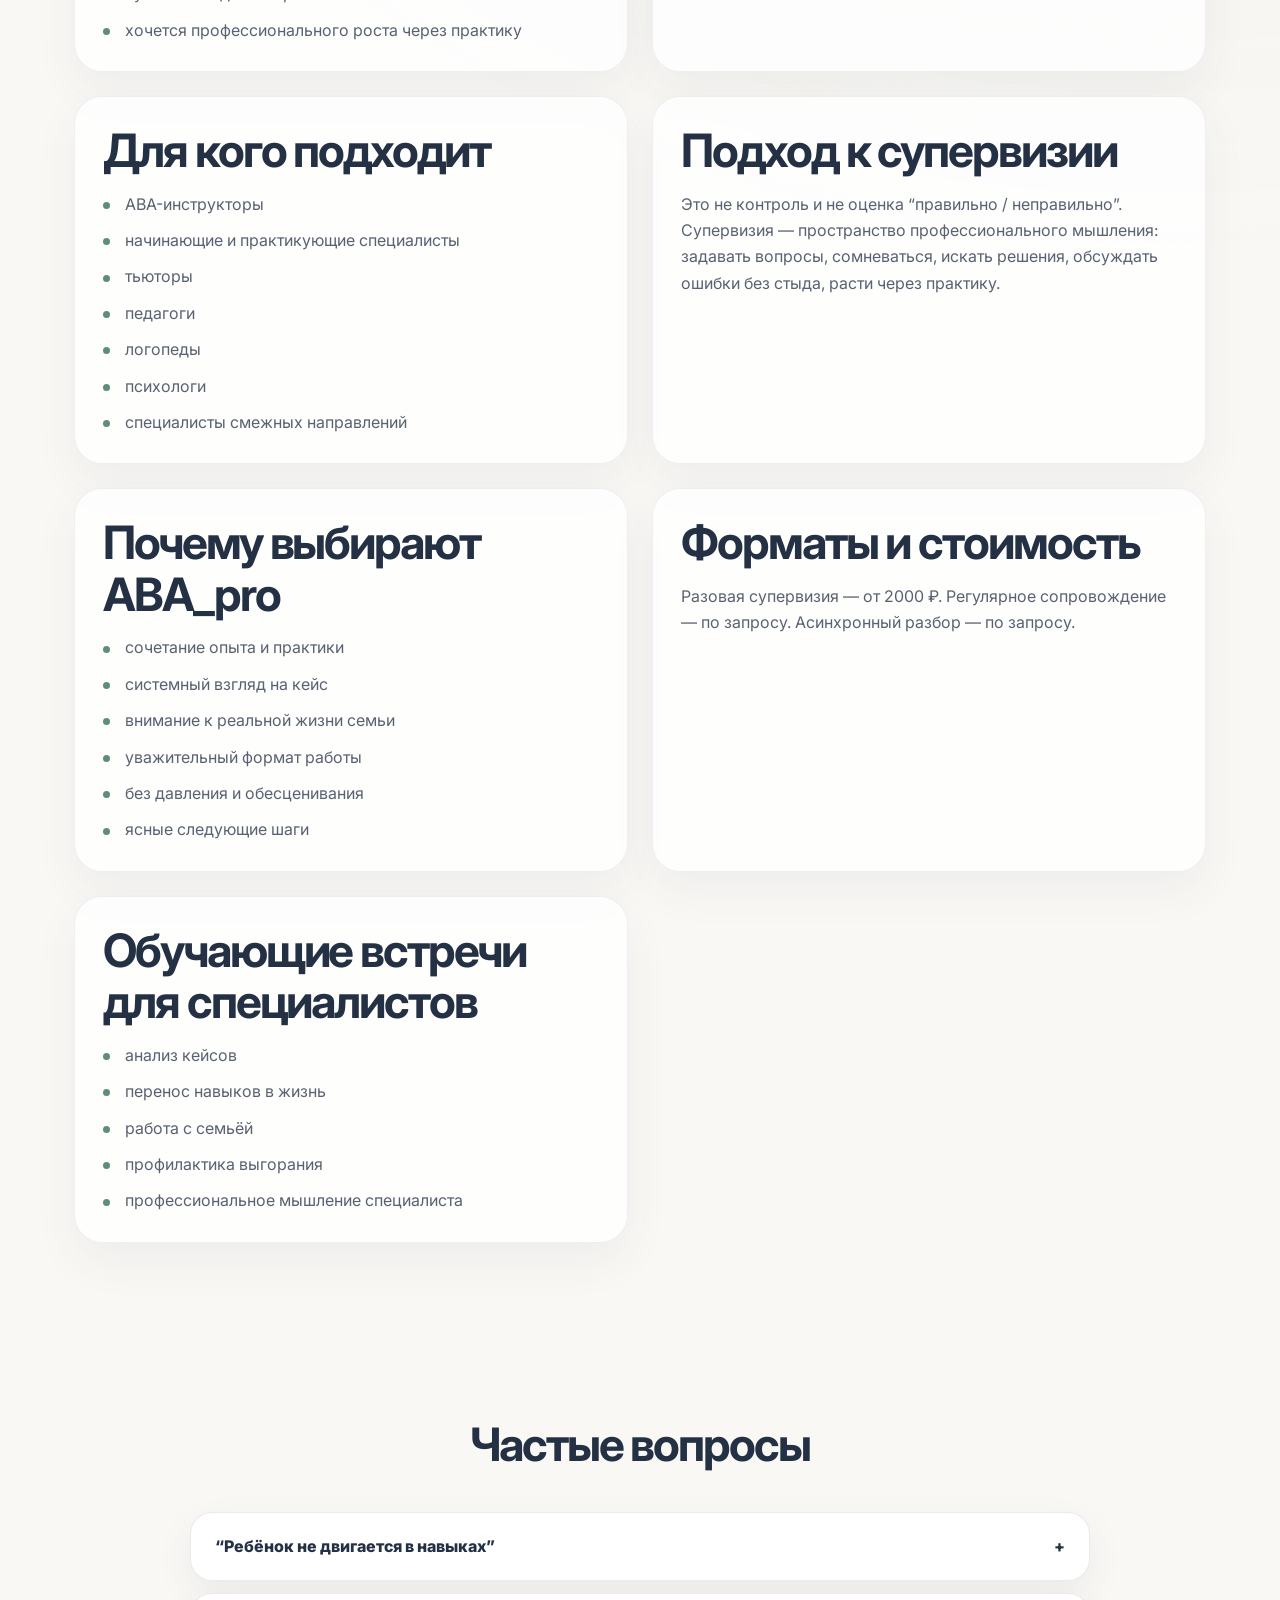
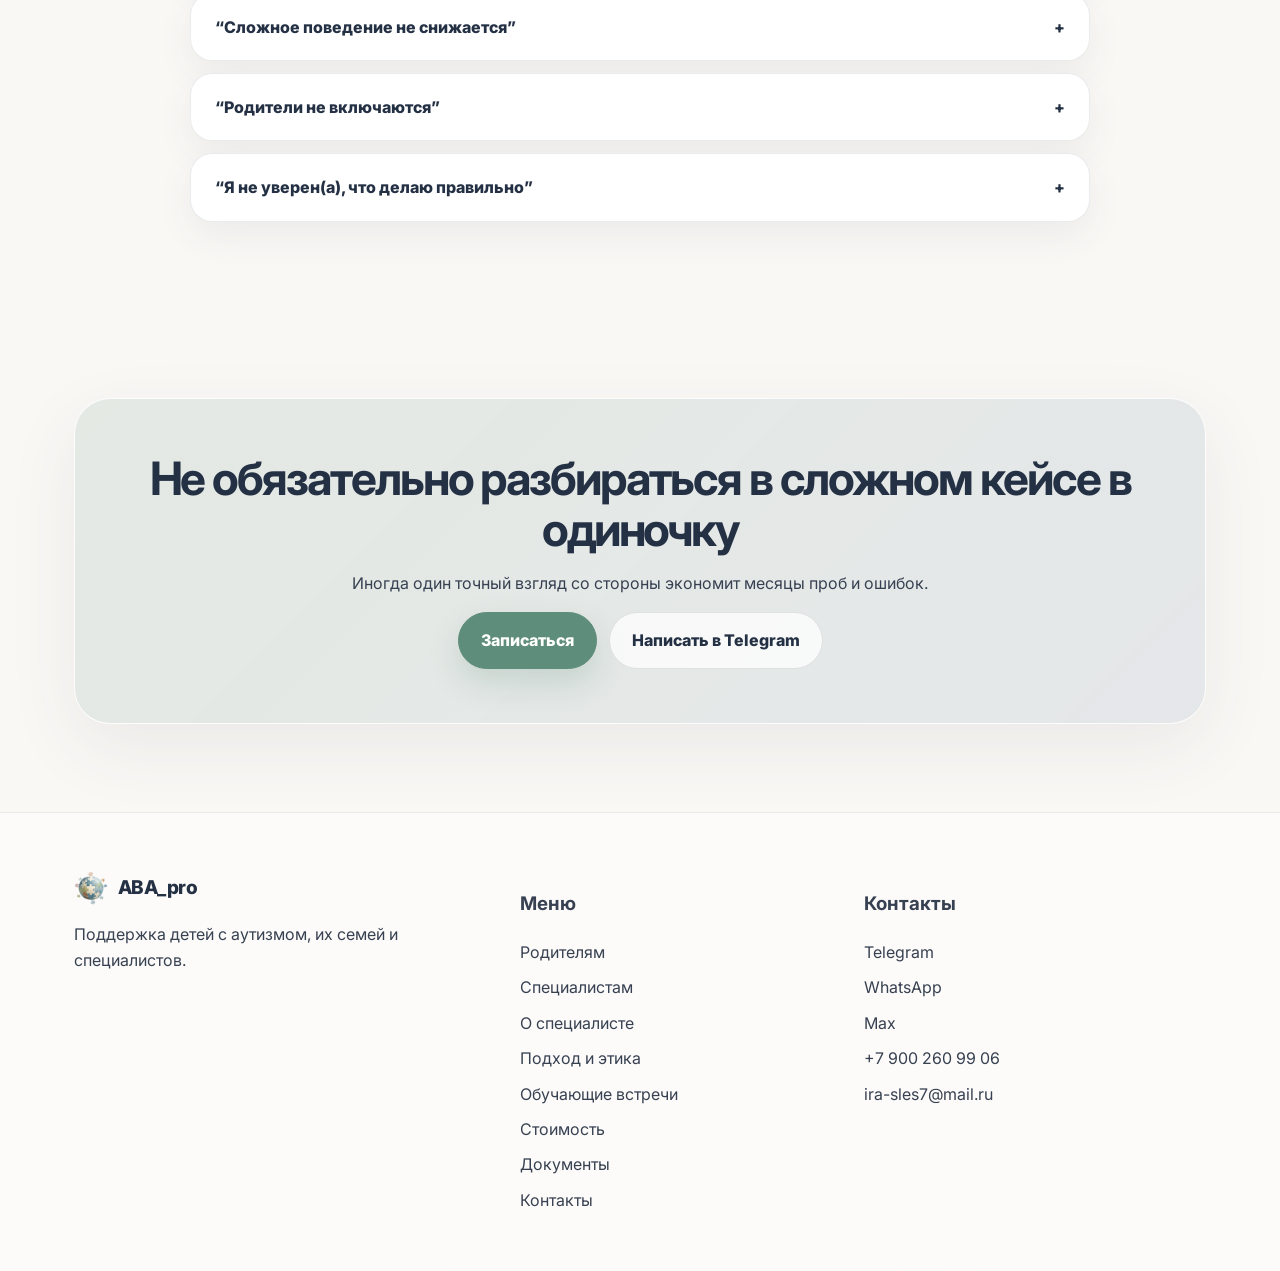
<file: specialists.html>
<!doctype html><html lang="ru"><head><meta charset="utf-8"><meta name="viewport" content="width=device-width, initial-scale=1"><title>ABA_pro — поддержка детей, семей и специалистов</title><meta name="description" content="ABA_pro: консультации, супервизии, обучение и сопровождение семей и специалистов. Онлайн по России, очно Краснодар и Адыгея."><meta property="og:title" content="ABA_pro"><meta property="og:description" content="Поддержка детей с аутизмом, их семей и специалистов"><meta property="og:image" content="images/logo.png"><link rel="preconnect" href="https://fonts.googleapis.com"><link rel="preconnect" href="https://fonts.gstatic.com" crossorigin><link href="https://fonts.googleapis.com/css2?family=Inter:wght@400;500;600;700;800&family=Manrope:wght@400;500;600;700;800&display=swap" rel="stylesheet"><link rel="stylesheet" href="style.css"><script type="application/ld+json">{"@context":"https://schema.org","@type":"ProfessionalService","name":"ABA_pro","telephone":"+79002609906","email":"ira-sles7@mail.ru","areaServed":"Россия","image":"images/logo.png"}</script></head><body><header class="site-header"><div class="container nav"><a class="brand" href="index.html"><img src="images/logo.png" alt="Логотип ABA_pro"><span>ABA_pro</span></a><nav class="menu" aria-label="Основное меню"><a class="" href="index.html">Главная</a><a class="" href="parents.html">Родителям</a><a class="active" href="specialists.html">Специалистам</a><a class="" href="about.html">О специалисте</a><a class="" href="approach.html">Подход и этика</a><a class="" href="meetings.html">Обучающие встречи</a><a class="" href="prices.html">Стоимость</a><a class="" href="documents.html">Документы</a><a class="" href="contacts.html">Контакты</a></nav><a class="header-cta" href="contacts.html">Записаться</a><button class="burger" aria-label="Открыть меню"><span></span><span></span><span></span></button></div></header><main><section class="page-hero"><div class="container"><div class="soft-panel"><div><p class="eyebrow">ABA_pro</p><h1>Профессиональная поддержка специалистов, работающих с детьми с аутизмом и особенностями развития</h1><p class="lead">Если у вас сложный кейс, нет ясности в дальнейших шагах или нужна профессиональная опора — вы можете обратиться за супервизией и методической поддержкой. Помогаю специалистам уверенно вести клиентов и выстраивать работающую систему помощи ребёнку и семье.</p><a class="btn btn-primary" href="contacts.html">Разобрать кейс</a></div><div class="card"><img src="images/logo.png" alt="ABA_pro"></div></div></div></section><section class="section"><div class="container"><div class="grid-2"><div class="card"><h2>Когда стоит обратиться</h2><ul class="list"><li>кейс “застрял”, динамика слабая</li><li>поведение сохраняется, несмотря на усилия</li><li>сложно определить приоритетные цели</li><li>программа есть, но она не работает в жизни</li><li>нет уверенности в выбранной стратегии</li><li>нужен взгляд со стороны</li><li>хочется профессионального роста через практику</li></ul></div><div class="card"><h2>С чем я могу помочь</h2><p>Супервизия кейса: анализ кейса, обсуждение целей, разбор поведения, корректировка стратегии, рекомендации. Методическое сопровождение: регулярная опора, обратная связь, поддержка. Помощь в программах и целях: приоритетные навыки, последовательность обучения, адаптация целей под ребёнка и семью.</p></div><div class="card"><h2>Для кого подходит</h2><ul class="list"><li>ABA-инструкторы</li><li>начинающие и практикующие специалисты</li><li>тьюторы</li><li>педагоги</li><li>логопеды</li><li>психологи</li><li>специалисты смежных направлений</li></ul></div><div class="card"><h2>Подход к супервизии</h2><p>Это не контроль и не оценка “правильно / неправильно”. Супервизия — пространство профессионального мышления: задавать вопросы, сомневаться, искать решения, обсуждать ошибки без стыда, расти через практику.</p></div><div class="card"><h2>Почему выбирают ABA_pro</h2><ul class="list"><li>сочетание опыта и практики</li><li>системный взгляд на кейс</li><li>внимание к реальной жизни семьи</li><li>уважительный формат работы</li><li>без давления и обесценивания</li><li>ясные следующие шаги</li></ul></div><div class="card"><h2>Форматы и стоимость</h2><p>Разовая супервизия — от 2000 ₽. Регулярное сопровождение — по запросу. Асинхронный разбор — по запросу.</p></div><div class="card"><h2>Обучающие встречи для специалистов</h2><ul class="list"><li>анализ кейсов</li><li>перенос навыков в жизнь</li><li>работа с семьёй</li><li>профилактика выгорания</li><li>профессиональное мышление специалиста</li></ul></div></div></div></section><section class="section"><div class="container"><div class="section-head"><h2>Частые вопросы</h2></div><div class="faq"><div class="faq-item"><button class="faq-q">“Ребёнок не двигается в навыках”</button><div class="faq-a">Смотрим цели, мотивацию, условия обучения и перенос в жизнь.</div></div><div class="faq-item"><button class="faq-q">“Сложное поведение не снижается”</button><div class="faq-a">Разбираем функции поведения и систему реагирования взрослых.</div></div><div class="faq-item"><button class="faq-q">“Родители не включаются”</button><div class="faq-a">Ищем формат сотрудничества, который реалистичен для семьи.</div></div><div class="faq-item"><button class="faq-q">“Я не уверен(а), что делаю правильно”</button><div class="faq-a">Это нормальный профессиональный этап. Разбираем спокойно и структурно.</div></div></div></div></section><section class="section"><div class="container"><div class="final-cta"><h2>Не обязательно разбираться в сложном кейсе в одиночку</h2><p>Иногда один точный взгляд со стороны экономит месяцы проб и ошибок.</p><div class="btn-row" style="justify-content:center"><a class="btn btn-primary" href="contacts.html">Записаться</a><a class="btn btn-secondary" href="https://t.me/">Написать в Telegram</a></div></div></div></section></main><footer class="site-footer"><div class="container footer-grid"><div><a class="brand" href="index.html"><img src="images/logo.png" alt="Логотип ABA_pro"><span>ABA_pro</span></a><p>Поддержка детей с аутизмом, их семей и специалистов.</p></div><div><h3>Меню</h3><div class="footer-menu"><a href="parents.html">Родителям</a><a href="specialists.html">Специалистам</a><a href="about.html">О специалисте</a><a href="approach.html">Подход и этика</a><a href="meetings.html">Обучающие встречи</a><a href="prices.html">Стоимость</a><a href="documents.html">Документы</a><a href="contacts.html">Контакты</a></div></div><div><h3>Контакты</h3><div class="footer-contacts"><a href="https://t.me/" target="_blank" rel="noopener">Telegram</a><a href="https://wa.me/79002609906" target="_blank" rel="noopener">WhatsApp</a><span>Max</span><a href="tel:+79002609906">+7 900 260 99 06</a><a href="mailto:ira-sles7@mail.ru">ira-sles7@mail.ru</a></div></div></div></footer><div class="floating"><a class="float-btn" href="https://t.me/" target="_blank" rel="noopener">Telegram</a><a class="float-btn" href="https://wa.me/79002609906" target="_blank" rel="noopener">WhatsApp</a><a class="float-btn" href="tel:+79002609906">Позвонить</a></div><script src="script.js"></script></body></html>
</file>
<file: style.css>
:root{
  --bg:#FAF8F5;--card:#fff;--text:#374151;--muted:#6B7280;--green:#5F8D7B;--blue:#7B91B0;--line:rgba(55,65,81,.10);--shadow:0 24px 70px rgba(55,65,81,.08);--soft:0 14px 36px rgba(55,65,81,.07);--r:32px;--container:1180px
}
*{box-sizing:border-box}html{scroll-behavior:smooth}body{margin:0;font-family:Inter,Manrope,system-ui,-apple-system,Segoe UI,sans-serif;background:radial-gradient(circle at 20% 0%,rgba(123,145,176,.10),transparent 34%),radial-gradient(circle at 90% 10%,rgba(95,141,123,.11),transparent 34%),var(--bg);color:var(--text);font-size:16px;line-height:1.65}a{color:inherit;text-decoration:none}img{max-width:100%;display:block}button,input,textarea{font:inherit}.container{max-width:var(--container);margin:0 auto;padding:0 24px}.site-header{position:sticky;top:0;z-index:50;background:rgba(250,248,245,.82);backdrop-filter:blur(18px);border-bottom:1px solid rgba(55,65,81,.08)}.nav{height:72px;display:flex;align-items:center;gap:24px;justify-content:space-between}.brand{display:flex;align-items:center;gap:10px;min-width:132px;font-weight:800;font-size:19px;letter-spacing:-.03em;white-space:nowrap;color:#243044}.brand img{width:34px;height:34px;object-fit:contain;flex:0 0 34px}.menu{display:flex;align-items:center;gap:18px;white-space:nowrap;font-size:14px;font-weight:700;color:#4B5563}.menu a{position:relative}.menu a:hover{color:var(--green)}.menu a.active:after{content:"";position:absolute;left:0;right:0;bottom:-10px;height:2px;background:var(--green);border-radius:10px}.header-cta{padding:12px 20px;border-radius:999px;background:var(--green);color:white;font-weight:800;white-space:nowrap;box-shadow:0 12px 28px rgba(95,141,123,.22)}.burger{display:none;border:0;background:var(--card);width:44px;height:44px;border-radius:16px;box-shadow:var(--soft)}.burger span{display:block;width:20px;height:2px;margin:5px auto;background:var(--text);border-radius:4px}.hero{position:relative;overflow:hidden;padding:72px 0 46px}.hero:before{content:"";position:absolute;inset:0;background:linear-gradient(90deg,rgba(250,248,245,1) 0%,rgba(250,248,245,.86) 42%,rgba(250,248,245,.2) 100%);pointer-events:none}.hero-grid{position:relative;display:grid;grid-template-columns:minmax(0,1fr) minmax(420px,1.05fr);gap:48px;align-items:center}.eyebrow{text-transform:uppercase;letter-spacing:.14em;font-size:13px;font-weight:800;color:var(--green);margin:0 0 18px}.hero h1,.page-hero h1{font-size:clamp(48px,7vw,78px);line-height:.98;letter-spacing:-.07em;margin:0 0 18px;color:#243044;font-weight:800}.hero .lead,.page-hero .lead{font-size:clamp(22px,2.8vw,31px);line-height:1.18;letter-spacing:-.035em;color:#2f3a4a;margin:0 0 24px;max-width:650px}.help-list{list-style:none;padding:0;margin:0 0 18px;display:grid;gap:8px;color:#4B5563}.help-list li{display:flex;gap:10px;align-items:flex-start}.help-list li:before{content:"";width:8px;height:8px;border-radius:50%;background:var(--green);margin-top:10px;box-shadow:0 0 0 5px rgba(95,141,123,.11);flex:0 0 8px}.locations{display:grid;gap:3px;color:#4B5563;font-weight:600;margin-bottom:26px}.choice-cards{display:grid;grid-template-columns:1fr 1fr;gap:16px;max-width:560px}.choice-card{background:rgba(255,255,255,.76);border:1px solid rgba(255,255,255,.88);border-radius:26px;padding:22px;box-shadow:0 16px 44px rgba(55,65,81,.08);transition:.25s ease;backdrop-filter:blur(16px)}.choice-card:hover{transform:translateY(-4px);box-shadow:0 22px 54px rgba(55,65,81,.12)}.choice-card h3{margin:0 0 8px;font-size:22px;line-height:1.1;letter-spacing:-.03em}.choice-card p{margin:0 0 14px;color:#5b6471;line-height:1.45}.link{font-weight:800;color:var(--green)}.choice-card.blue .link,.choice-card.blue h3{color:#5275a3}.hero-visual{position:relative;min-height:560px;display:grid;place-items:center}.globe-wrap{position:absolute;inset:-30px -40px -10px -10px;display:grid;place-items:center;pointer-events:none}.globe-wrap:before{content:"";position:absolute;width:min(660px,92%);height:min(660px,92%);border-radius:50%;background:radial-gradient(circle,rgba(255,255,255,.82) 0%,rgba(255,255,255,.35) 38%,transparent 66%);filter:blur(1px)}.globe{position:relative;width:min(560px,90%);filter:drop-shadow(0 36px 42px rgba(55,65,81,.15));animation:floatGlobe 7s ease-in-out infinite alternate}.hero:not(.home-hero) .globe{animation:none}@keyframes floatGlobe{0%{transform:translate3d(-8px,4px,0) rotate(-1.5deg)}25%{transform:translate3d(10px,-10px,0) rotate(1.2deg)}55%{transform:translate3d(-2px,8px,0) rotate(.2deg)}80%{transform:translate3d(12px,3px,0) rotate(1.7deg)}100%{transform:translate3d(-6px,-8px,0) rotate(-.8deg)}}.section{padding:88px 0}.section.tight{padding:58px 0}.section-head{max-width:780px;margin:0 auto 42px;text-align:center}.section-head.left{text-align:left;margin-left:0}.section h2,.section-title{font-size:clamp(30px,3.8vw,46px);line-height:1.12;letter-spacing:-.045em;margin:0 0 14px;color:#243044}.section p{margin-top:0}.section-head p{font-size:18px;color:var(--muted)}.soft-panel{background:rgba(255,255,255,.62);border:1px solid rgba(255,255,255,.9);box-shadow:var(--shadow);border-radius:var(--r);padding:42px}.grid-2{display:grid;grid-template-columns:repeat(2,minmax(0,1fr));gap:24px}.grid-3{display:grid;grid-template-columns:repeat(3,minmax(0,1fr));gap:22px}.grid-4{display:grid;grid-template-columns:repeat(4,minmax(0,1fr));gap:20px}.card{background:rgba(255,255,255,.78);border:1px solid rgba(55,65,81,.08);border-radius:28px;padding:28px;box-shadow:0 18px 46px rgba(55,65,81,.06);transition:.25s ease}.card:hover{transform:translateY(-3px);box-shadow:0 24px 58px rgba(55,65,81,.10)}.card h3{font-size:22px;line-height:1.16;letter-spacing:-.025em;margin:0 0 12px;color:#243044}.card p,.card li{color:#596271}.list{margin:0;padding:0;list-style:none;display:grid;gap:10px}.list li{position:relative;padding-left:22px}.list li:before{content:"";position:absolute;left:0;top:.7em;width:7px;height:7px;border-radius:50%;background:var(--green)}.blue-list li:before{background:var(--blue)}.btn-row{display:flex;gap:12px;flex-wrap:wrap;align-items:center}.btn{display:inline-flex;align-items:center;justify-content:center;gap:8px;padding:14px 22px;border-radius:999px;font-weight:800;border:1px solid rgba(55,65,81,.13);transition:.22s ease;cursor:pointer}.btn-primary{background:var(--green);color:white;border-color:var(--green);box-shadow:0 14px 30px rgba(95,141,123,.22)}.btn-primary:hover{background:#547e6d;transform:translateY(-2px)}.btn-secondary{background:rgba(255,255,255,.72);color:#243044}.btn-secondary:hover{background:white;transform:translateY(-2px)}.puzzle-grid{display:grid;grid-template-columns:repeat(4,minmax(0,1fr));gap:18px}.puzzle-card{position:relative;min-height:310px;border-radius:30px;overflow:hidden;padding:26px;background:#fff;box-shadow:var(--soft);border:1px solid rgba(55,65,81,.08)}.puzzle-card img{position:absolute;right:-18px;bottom:-22px;width:190px;opacity:.9}.puzzle-card h3,.puzzle-card p,.puzzle-card .link,.puzzle-card .meta{position:relative;z-index:1}.meta{font-weight:800;color:var(--green);margin:12px 0}.steps{counter-reset:step;display:grid;grid-template-columns:repeat(4,1fr);gap:16px}.step{counter-increment:step;background:#fff;border-radius:28px;padding:24px;border:1px solid var(--line);box-shadow:var(--soft)}.step:before{content:counter(step);display:grid;place-items:center;width:38px;height:38px;border-radius:50%;background:rgba(95,141,123,.12);color:var(--green);font-weight:900;margin-bottom:14px}.profile{display:grid;grid-template-columns:.85fr 1.15fr;gap:42px;align-items:center}.profile-img{border-radius:34px;overflow:hidden;box-shadow:var(--shadow);background:#fff}.profile-img img{width:100%;height:520px;object-fit:cover}.myths{display:grid;gap:16px}.myth{display:grid;grid-template-columns:1fr 1fr;gap:16px}.myth div{background:#fff;border:1px solid var(--line);border-radius:24px;padding:22px;box-shadow:var(--soft)}.price-list{display:grid;gap:12px}.price-row{display:flex;justify-content:space-between;gap:16px;padding:18px 0;border-bottom:1px solid var(--line);font-weight:700}.faq{max-width:900px;margin:0 auto;display:grid;gap:12px}.faq-item{background:#fff;border:1px solid var(--line);border-radius:22px;box-shadow:var(--soft);overflow:hidden}.faq-q{width:100%;border:0;background:transparent;text-align:left;padding:20px 24px;font-weight:800;color:#243044;display:flex;justify-content:space-between;gap:16px;cursor:pointer}.faq-q:after{content:"+"}.faq-item.open .faq-q:after{content:"−"}.faq-a{display:none;padding:0 24px 20px;color:var(--muted)}.faq-item.open .faq-a{display:block}.final-cta{background:linear-gradient(135deg,rgba(95,141,123,.14),rgba(123,145,176,.16));border:1px solid rgba(255,255,255,.86);border-radius:36px;padding:54px;text-align:center;box-shadow:var(--shadow)}.form{display:grid;gap:14px}.field{width:100%;border:1px solid rgba(55,65,81,.12);border-radius:18px;background:#fff;padding:15px 16px;color:var(--text)}textarea.field{min-height:120px;resize:vertical}.site-footer{padding:58px 0;background:rgba(255,255,255,.55);border-top:1px solid var(--line)}.footer-grid{display:grid;grid-template-columns:1.2fr .9fr 1fr;gap:36px}.footer-menu,.footer-contacts{display:grid;gap:9px}.floating{position:fixed;right:18px;bottom:18px;z-index:40;display:flex;gap:10px;align-items:center}.float-btn{padding:12px 16px;border-radius:999px;background:#fff;border:1px solid var(--line);box-shadow:var(--soft);font-size:14px;font-weight:800}.page-hero{padding:74px 0 54px}.page-hero .soft-panel{display:grid;grid-template-columns:1fr .75fr;gap:32px;align-items:center}.doc-card{display:flex;align-items:center;justify-content:space-between;gap:18px}.reveal{opacity:0;transform:translateY(18px);transition:.7s ease}.reveal.is-visible{opacity:1;transform:translateY(0)}:focus-visible{outline:3px solid rgba(95,141,123,.45);outline-offset:3px}
@media(max-width:1120px){.menu{gap:11px;font-size:12px}.header-cta{padding:10px 14px}.hero-grid{grid-template-columns:1fr}.hero-visual{min-height:420px}.globe-wrap{position:relative;inset:auto}.globe{width:min(450px,86%)}}@media(max-width:860px){.burger{display:block}.menu,.header-cta{display:none}.menu.open{display:grid;position:absolute;top:72px;left:16px;right:16px;background:#fff;padding:20px;border-radius:24px;box-shadow:var(--shadow);white-space:normal}.choice-cards,.grid-2,.grid-3,.grid-4,.puzzle-grid,.steps,.profile,.page-hero .soft-panel,.footer-grid{grid-template-columns:1fr}.hero{padding-top:42px}.hero h1,.page-hero h1{font-size:48px}.section{padding:62px 0}.soft-panel,.final-cta{padding:28px}.myth{grid-template-columns:1fr}.profile-img img{height:auto}.floating{left:12px;right:12px;justify-content:center;flex-wrap:wrap}.float-btn{font-size:12px;padding:10px 12px}}@media(max-width:520px){.container{padding:0 18px}.choice-cards{gap:12px}.hero h1,.page-hero h1{font-size:42px}.hero .lead,.page-hero .lead{font-size:22px}.card,.choice-card{padding:20px}.puzzle-card{min-height:260px}.puzzle-card img{width:150px}.nav{height:66px}.menu.open{top:66px}}
</file>
